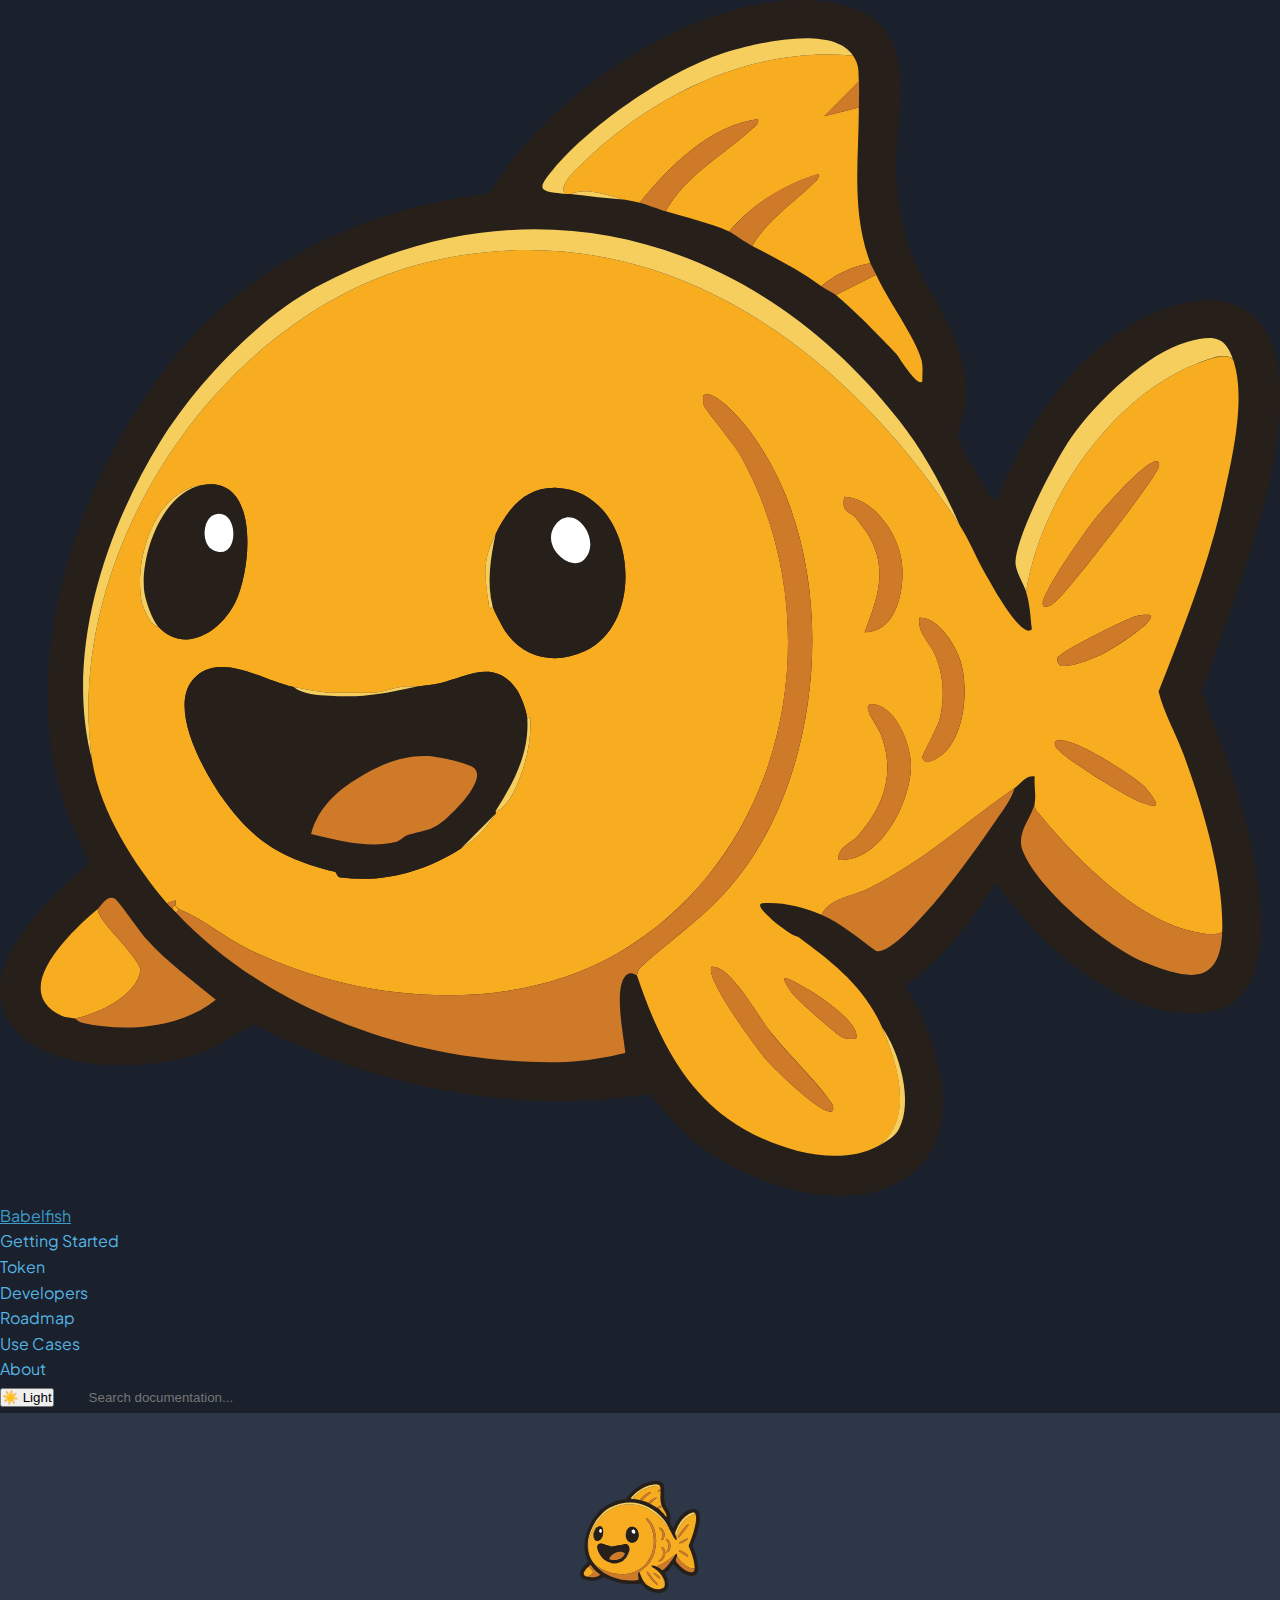
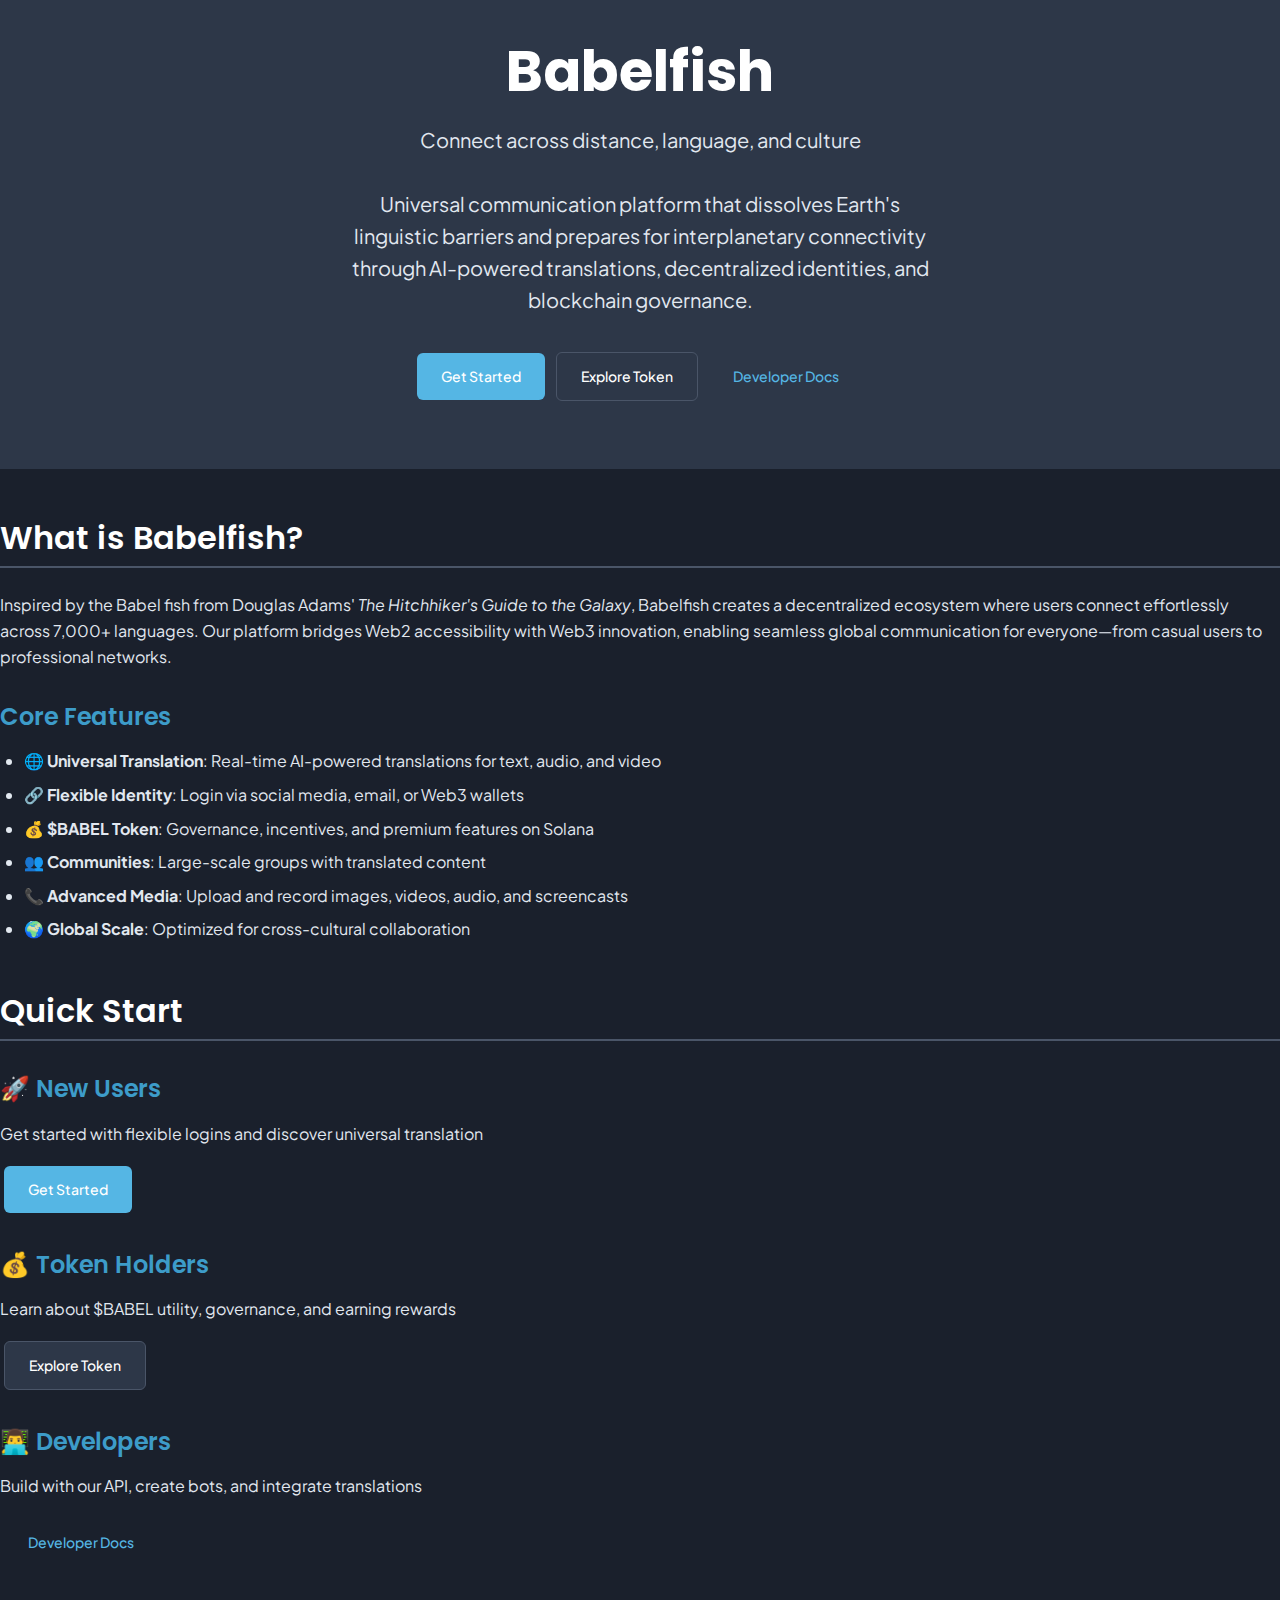
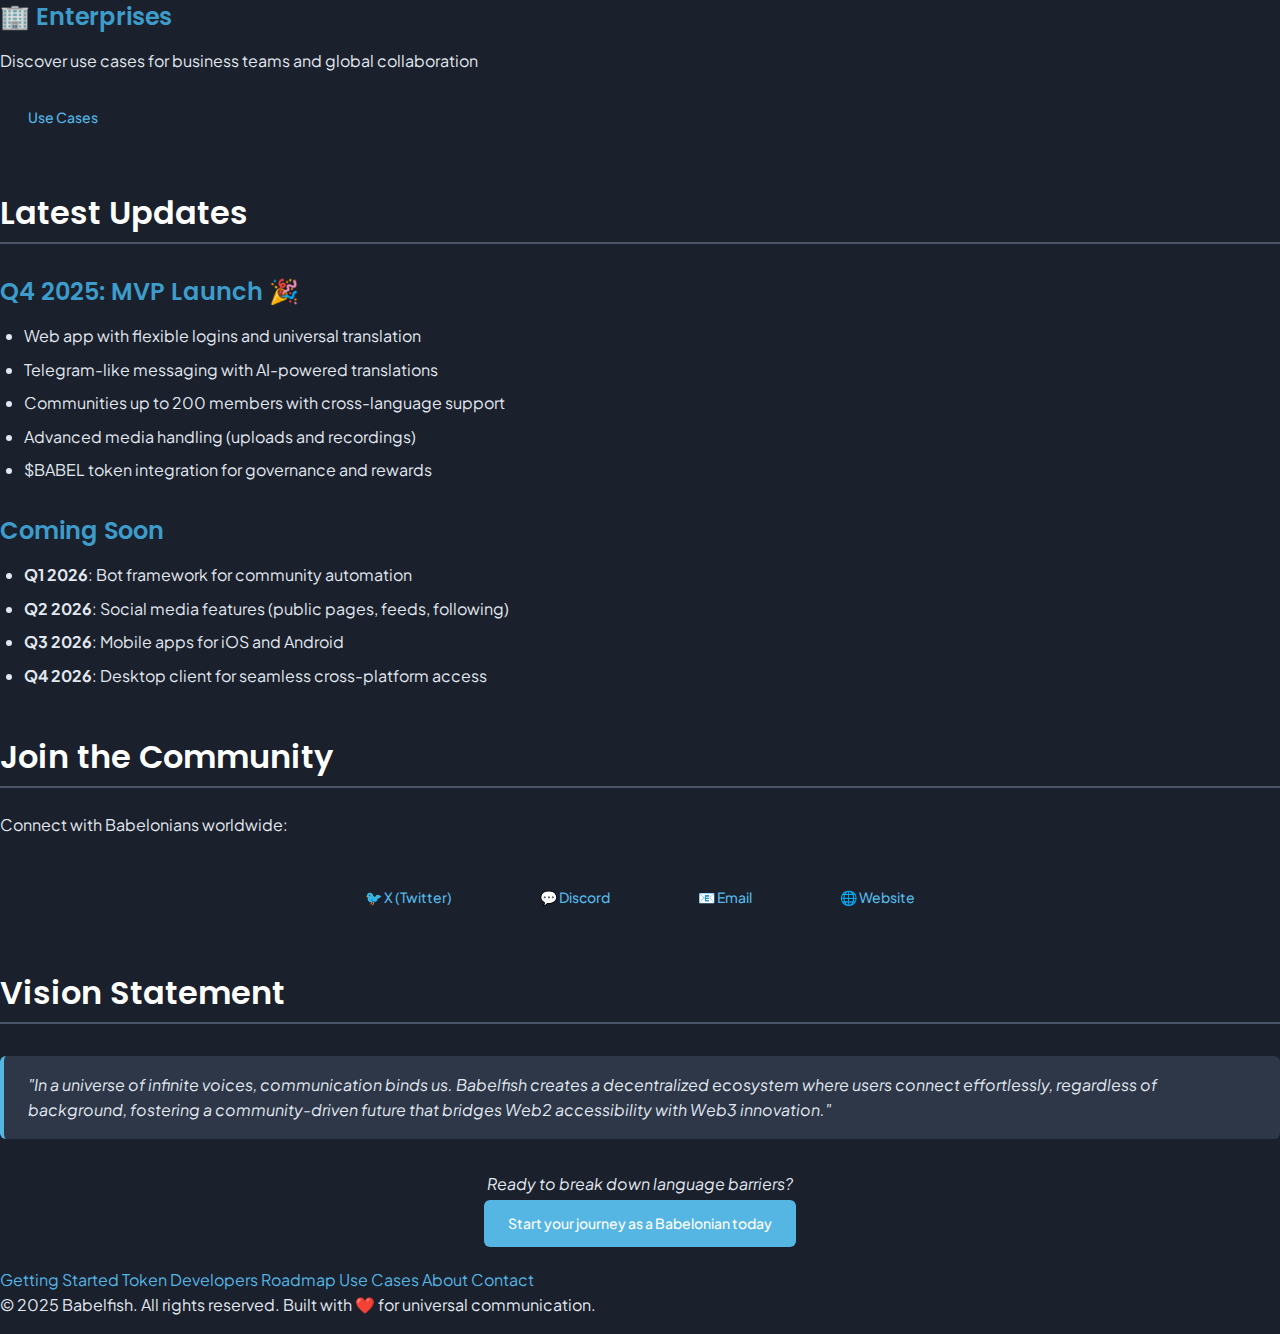
<file: index.html>
<!DOCTYPE html>
<html lang="en" data-theme="dark">
<head>
    <meta charset="UTF-8">
    <meta name="viewport" content="width=device-width, initial-scale=1.0">
    <title>Babelfish Documentation - Universal Communication Platform</title>
    <meta name="description" content="Documentation for Babelfish - the Web3 communication platform that dissolves language barriers through AI-powered translation and blockchain governance.">
    <meta name="keywords" content="Babelfish, Web3, translation, AI, Solana, BABEL token, universal communication">
    
    <!-- Open Graph / Facebook -->
    <meta property="og:type" content="website">
    <meta property="og:url" content="https://docs.babelfish.app/">
    <meta property="og:title" content="Babelfish Documentation - Universal Communication Platform">
    <meta property="og:description" content="Documentation for Babelfish - the Web3 communication platform that dissolves language barriers through AI-powered translation and blockchain governance.">
    <meta property="og:image" content="https://docs.babelfish.app/assets/img/og-image.jpg">

    <!-- Twitter -->
    <meta property="twitter:card" content="summary_large_image">
    <meta property="twitter:url" content="https://docs.babelfish.app/">
    <meta property="twitter:title" content="Babelfish Documentation - Universal Communication Platform">
    <meta property="twitter:description" content="Documentation for Babelfish - the Web3 communication platform that dissolves language barriers through AI-powered translation and blockchain governance.">
    <meta property="twitter:image" content="https://docs.babelfish.app/assets/img/og-image.jpg">

    <!-- Favicon -->
    <link rel="icon" type="image/x-icon" href="/assets/img/favicon.ico">
    
    <!-- Styles -->
    <link rel="stylesheet" href="assets/css/style.css">
    
    <!-- Fonts -->
    <link rel="preconnect" href="https://fonts.googleapis.com">
    <link rel="preconnect" href="https://fonts.gstatic.com" crossorigin>
</head>
<body>
    <!-- Navigation -->
    <nav class="navbar">
        <div class="nav-container">
            <a href="/" class="nav-logo">
                <img src="assets/babelfish.svg" alt="Babelfish Logo">
                Babelfish
            </a>
            <ul class="nav-links">
                <li><a href="getting-started/overview">Getting Started</a></li>
                <li><a href="token/overview">Token</a></li>
                <li><a href="developers/api">Developers</a></li>
                <li><a href="roadmap/overview">Roadmap</a></li>
                <li><a href="use-cases/business">Use Cases</a></li>
                <li><a href="about/mission">About</a></li>
            </ul>
            <button class="theme-toggle">🌙 Dark</button>
        </div>
    </nav>

    <!-- Hero Section -->
    <section class="hero">
        <div class="hero-content">
            <img src="assets/babelfish.svg" alt="Babelfish Logo" class="hero-logo">
            <h1>Babelfish</h1>
            <p>Connect across distance, language, and culture</p>
            <p>Universal communication platform that dissolves Earth's linguistic barriers and prepares for interplanetary connectivity through AI-powered translations, decentralized identities, and blockchain governance.</p>
            
            <div style="margin-top: 2rem;">
                <a href="getting-started/overview" class="btn btn-primary">Get Started</a>
                <a href="token/overview" class="btn btn-secondary">Explore Token</a>
                <a href="developers/api" class="btn btn-accent">Developer Docs</a>
            </div>
        </div>
    </section>

    <!-- Main Content -->
    <main class="container">
        <!-- What is Babelfish Section -->
        <section class="section">
            <div class="content">
                <h2>What is Babelfish?</h2>
                <p>Inspired by the Babel fish from Douglas Adams' <em>The Hitchhiker's Guide to the Galaxy</em>, Babelfish creates a decentralized ecosystem where users connect effortlessly across 7,000+ languages. Our platform bridges Web2 accessibility with Web3 innovation, enabling seamless global communication for everyone—from casual users to professional networks.</p>
                
                <h3>Core Features</h3>
                <ul>
                    <li><strong>🌐 Universal Translation</strong>: Real-time AI-powered translations for text, audio, and video</li>
                    <li><strong>🔗 Flexible Identity</strong>: Login via social media, email, or Web3 wallets</li>
                    <li><strong>💰 $BABEL Token</strong>: Governance, incentives, and premium features on Solana</li>
                    <li><strong>👥 Communities</strong>: Large-scale groups with translated content</li>
                    <li><strong>📞 Advanced Media</strong>: Upload and record images, videos, audio, and screencasts</li>
                    <li><strong>🌍 Global Scale</strong>: Optimized for cross-cultural collaboration</li>
                </ul>
            </div>
        </section>

        <!-- Quick Start Grid -->
        <section class="section">
            <div class="content">
                <h2>Quick Start</h2>
                <div class="quick-start-grid">
                    <div class="quick-start-card">
                        <h3>🚀 New Users</h3>
                        <p>Get started with flexible logins and discover universal translation</p>
                        <a href="getting-started/overview" class="btn btn-primary">Get Started</a>
                    </div>
                    
                    <div class="quick-start-card">
                        <h3>💰 Token Holders</h3>
                        <p>Learn about $BABEL utility, governance, and earning rewards</p>
                        <a href="token/overview" class="btn btn-secondary">Explore Token</a>
                    </div>
                    
                    <div class="quick-start-card">
                        <h3>👨‍💻 Developers</h3>
                        <p>Build with our API, create bots, and integrate translations</p>
                        <a href="developers/api" class="btn btn-accent">Developer Docs</a>
                    </div>
                    
                    <div class="quick-start-card">
                        <h3>🏢 Enterprises</h3>
                        <p>Discover use cases for business teams and global collaboration</p>
                        <a href="use-cases/business" class="btn btn-outline">Use Cases</a>
                    </div>
                </div>
            </div>
        </section>

        <!-- Latest Updates Section -->
        <section class="section">
            <div class="content">
                <h2>Latest Updates</h2>
                
                <div class="section-alt">
                    <h3>Q4 2025: MVP Launch 🎉</h3>
                    <ul>
                        <li>Web app with flexible logins and universal translation</li>
                        <li>Telegram-like messaging with AI-powered translations</li>
                        <li>Communities up to 200 members with cross-language support</li>
                        <li>Advanced media handling (uploads and recordings)</li>
                        <li>$BABEL token integration for governance and rewards</li>
                    </ul>
                </div>

                <div class="section-alt">
                    <h3>Coming Soon</h3>
                    <ul>
                        <li><strong>Q1 2026</strong>: Bot framework for community automation</li>
                        <li><strong>Q2 2026</strong>: Social media features (public pages, feeds, following)</li>
                        <li><strong>Q3 2026</strong>: Mobile apps for iOS and Android</li>
                        <li><strong>Q4 2026</strong>: Desktop client for seamless cross-platform access</li>
                    </ul>
                </div>
            </div>
        </section>

        <!-- Community Section -->
        <section class="section">
            <div class="content">
                <h2>Join the Community</h2>
                <p>Connect with Babelonians worldwide:</p>
                
                <div style="display: flex; gap: 2rem; justify-content: center; margin: 2rem 0;">
                    <a href="https://x.com/BabelfishApp" class="btn btn-outline">🐦 X (Twitter)</a>
                    <a href="https://discord.gg/babelfish" class="btn btn-outline">💬 Discord</a>
                    <a href="mailto:hello@babelfish.app" class="btn btn-outline">📧 Email</a>
                    <a href="https://babelfish.app" class="btn btn-outline">🌐 Website</a>
                </div>
            </div>
        </section>

        <!-- Vision Statement -->
        <section class="section">
            <div class="content">
                <div class="section-alt">
                    <h2>Vision Statement</h2>
                    <blockquote>
                        "In a universe of infinite voices, communication binds us. Babelfish creates a decentralized ecosystem where users connect effortlessly, regardless of background, fostering a community-driven future that bridges Web2 accessibility with Web3 innovation."
                    </blockquote>
                    <p style="text-align: center; margin-top: 2rem;">
                        <em>Ready to break down language barriers?</em>
                        <br>
                        <a href="getting-started/signup" class="btn btn-primary">Start your journey as a Babelonian today</a>
                    </p>
                </div>
            </div>
        </section>
    </main>

    <!-- Footer -->
    <footer class="footer">
        <div class="footer-content">
            <div class="footer-links">
                <a href="getting-started/overview">Getting Started</a>
                <a href="token/overview">Token</a>
                <a href="developers/api">Developers</a>
                <a href="roadmap/overview">Roadmap</a>
                <a href="use-cases/business">Use Cases</a>
                <a href="about/mission">About</a>
                <a href="about/contact">Contact</a>
            </div>
            <p>&copy; 2025 Babelfish. All rights reserved. Built with ❤️ for universal communication.</p>
        </div>
    </footer>

    <!-- Scripts -->
    <script src="assets/js/theme.js"></script>
</body>
</html>
</file>
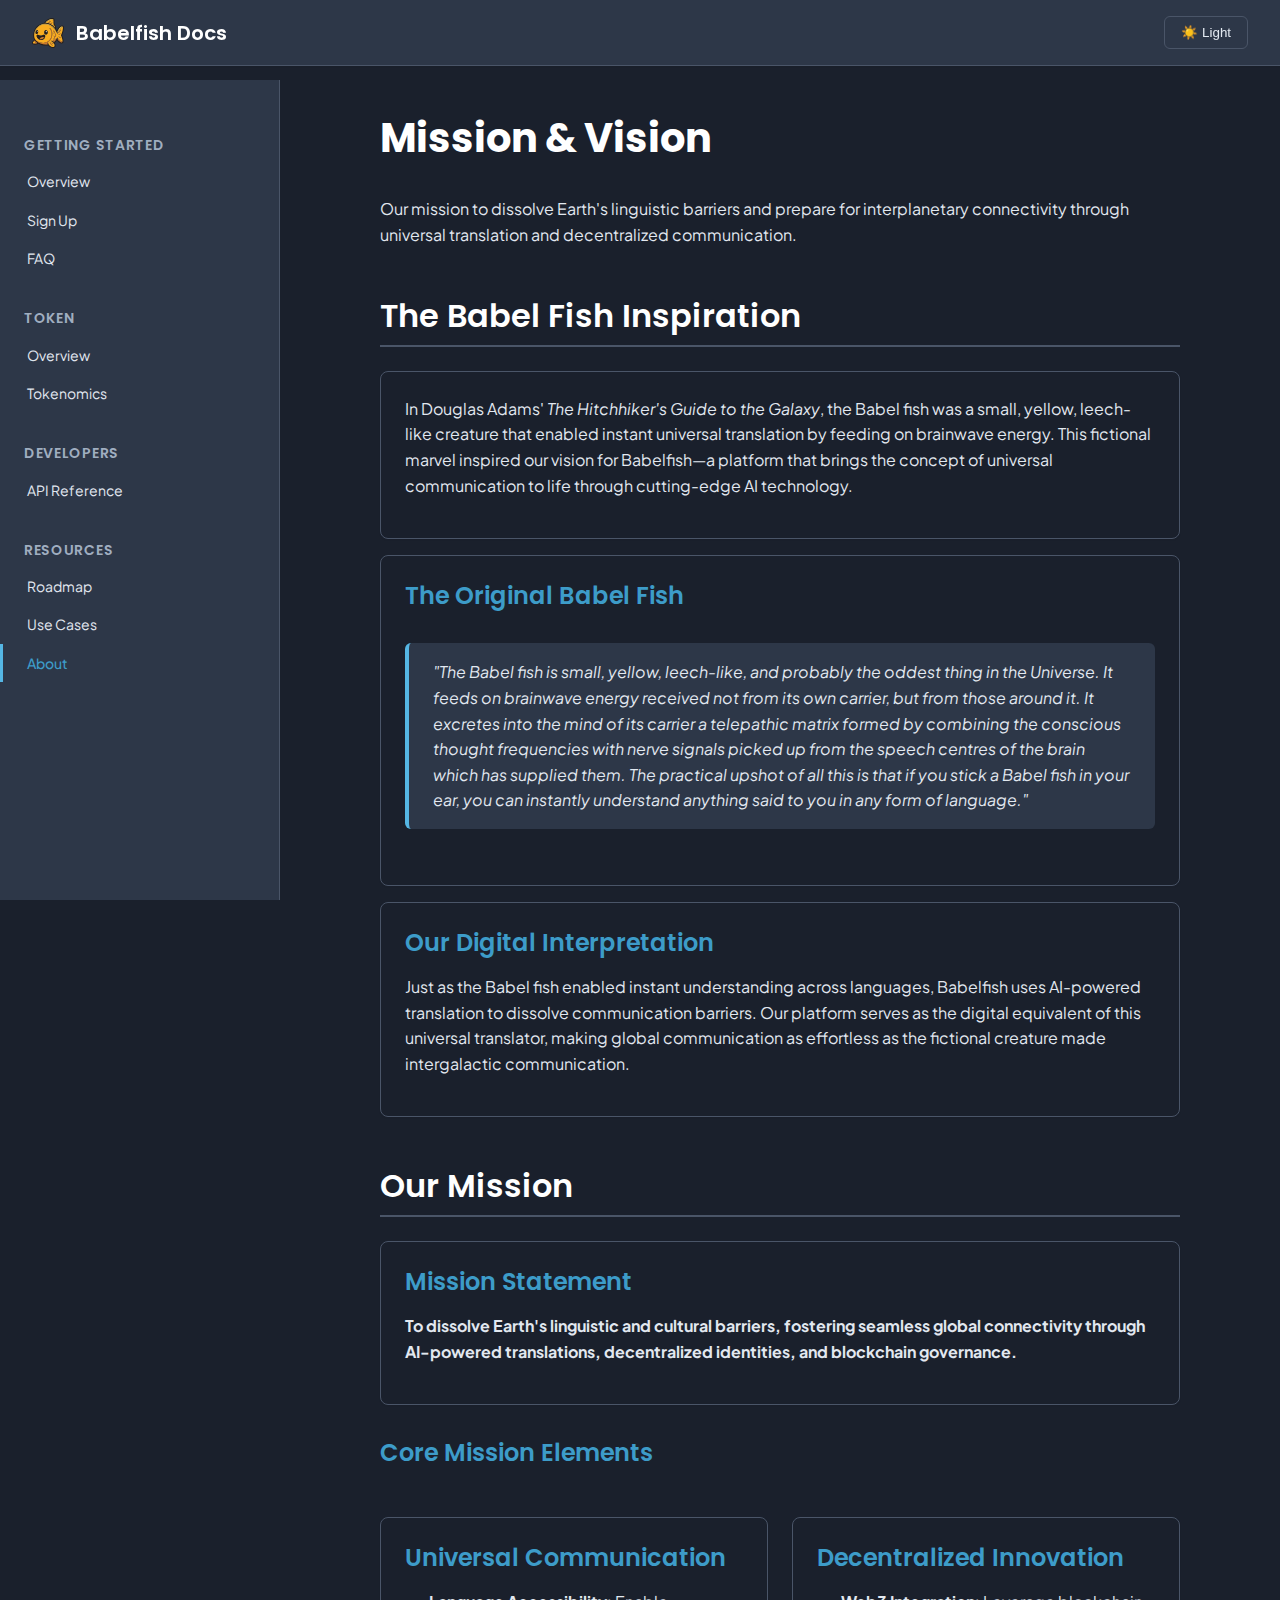
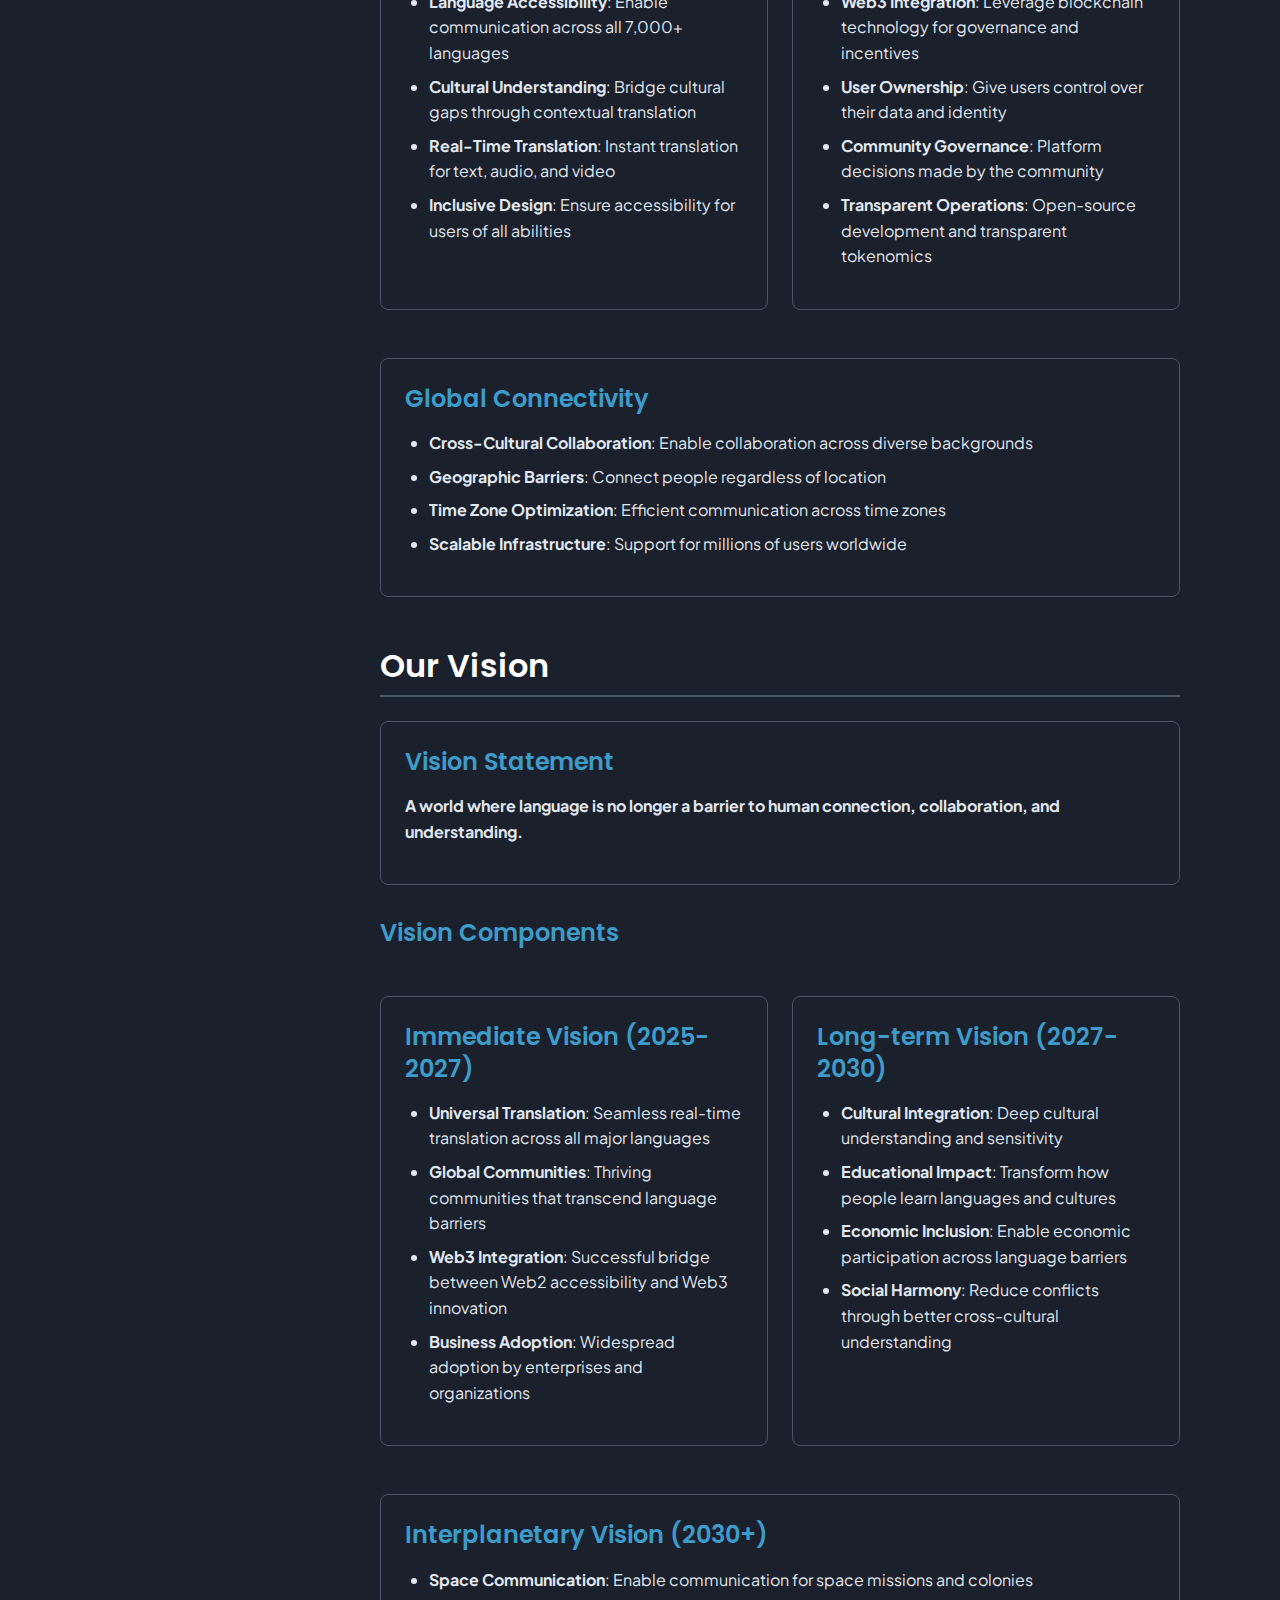
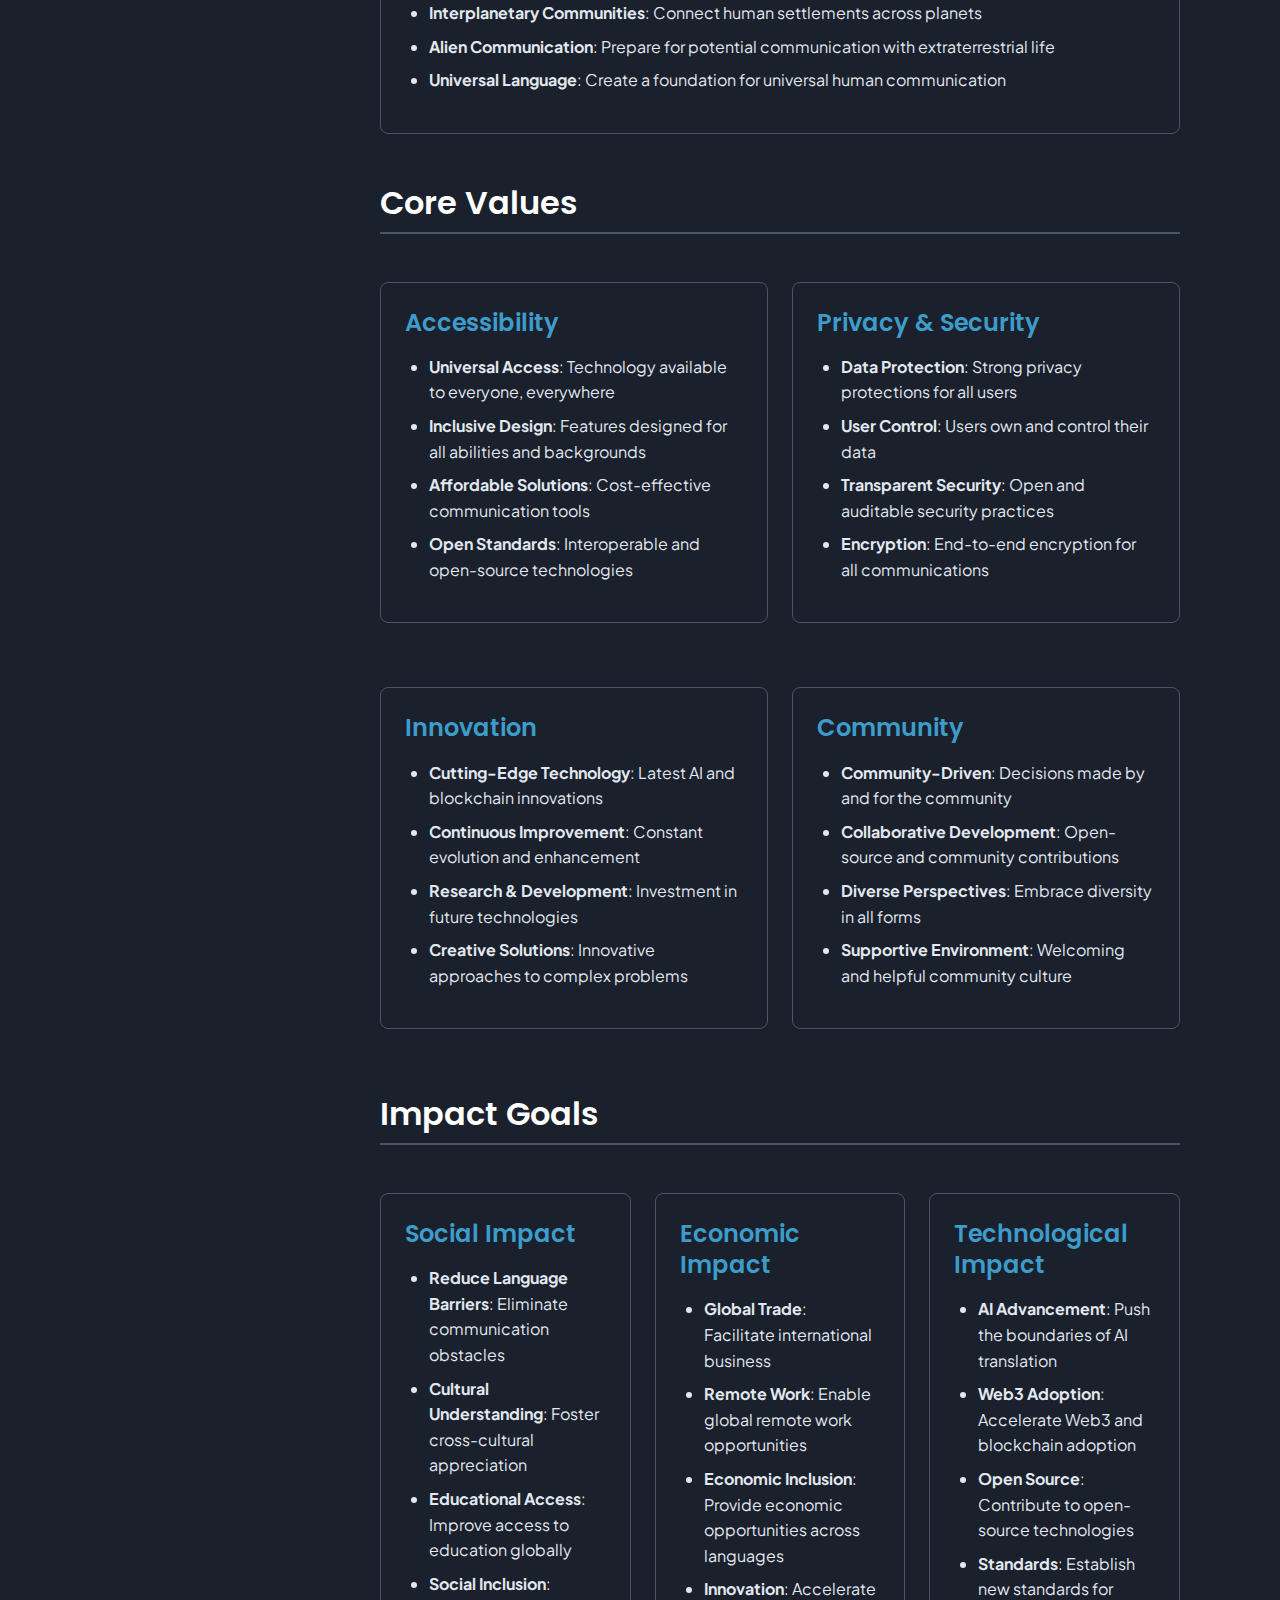
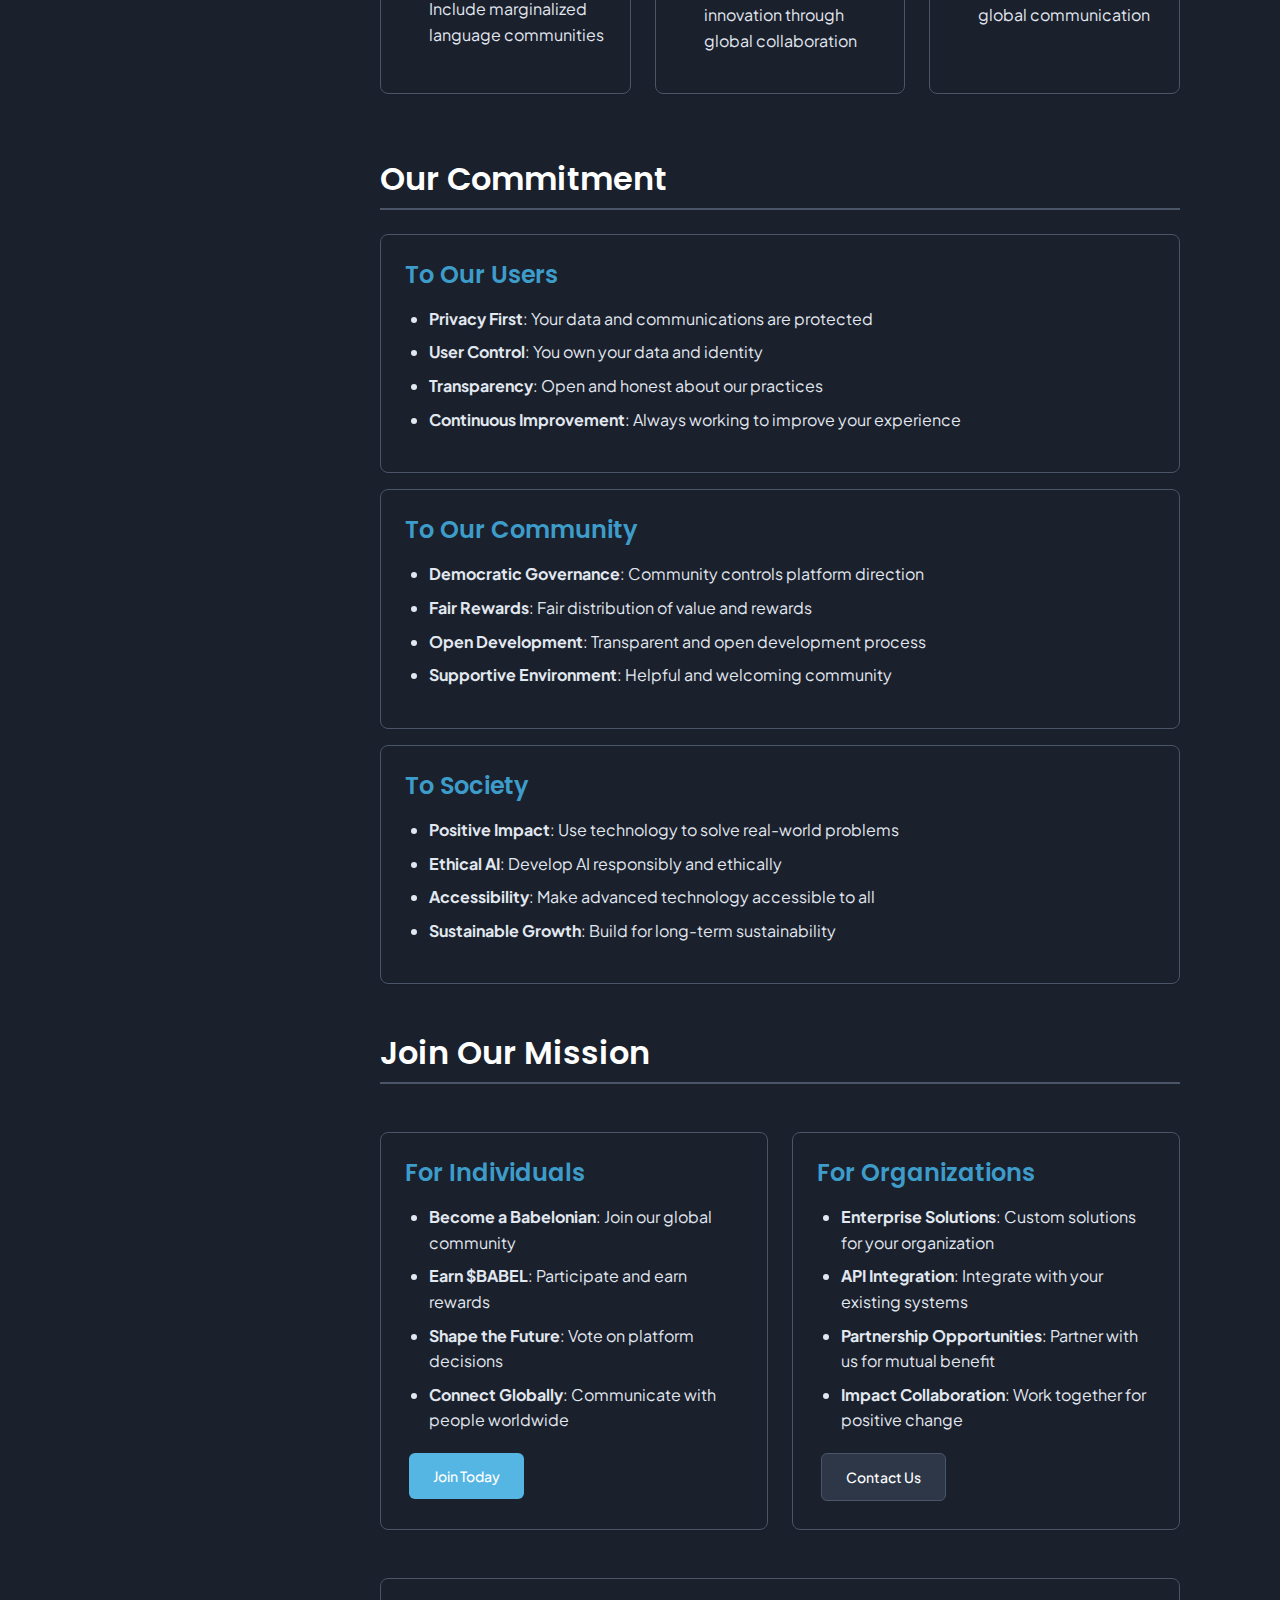
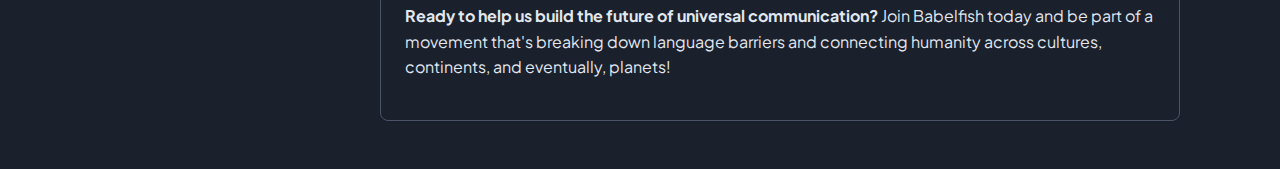
<file: about/mission.html>
<!DOCTYPE html>
<html lang="en" data-theme="light">
<head>
    <meta charset="UTF-8">
    <meta name="viewport" content="width=device-width, initial-scale=1.0">
    <title>Mission & Vision - Babelfish Documentation</title>
    <meta name="description" content="Our mission to dissolve Earth's linguistic barriers and prepare for interplanetary connectivity.">
    
    <!-- Styles -->
    <link rel="stylesheet" href="../assets/css/style.css">
    
    <!-- Fonts -->
    <link rel="preconnect" href="https://fonts.googleapis.com">
    <link rel="preconnect" href="https://fonts.gstatic.com" crossorigin>
</head>
<body>
    <div class="docs-layout">
        <!-- Header -->
        <header class="docs-header">
            <button class="mobile-menu-btn">☰</button>
            <a href="../index.html" class="logo">
                <img src="../assets/babelfish.svg" alt="Babelfish Logo">
                Babelfish Docs
            </a>
            <button class="theme-toggle">🌙 Dark</button>
        </header>

        <!-- Sidebar -->
        <nav class="docs-sidebar">
            <h3>Getting Started</h3>
            <ul>
                <li><a href="../getting-started/overview.html">Overview</a></li>
                <li><a href="../getting-started/signup.html">Sign Up</a></li>
                <li><a href="../getting-started/faq.html">FAQ</a></li>
            </ul>

            <h3>Token</h3>
            <ul>
                <li><a href="../token/overview.html">Overview</a></li>
                <li><a href="../token/tokenomics.html">Tokenomics</a></li>
            </ul>

            <h3>Developers</h3>
            <ul>
                <li><a href="../developers/api.html">API Reference</a></li>
            </ul>

            <h3>Resources</h3>
            <ul>
                <li><a href="../roadmap/overview.html">Roadmap</a></li>
                <li><a href="../use-cases/business.html">Use Cases</a></li>
                <li><a href="mission.html" class="active">About</a></li>
            </ul>
        </nav>

        <!-- Main Content -->
        <main class="docs-main">
            <div class="docs-content">
                <div class="content">
                    <h1>Mission & Vision</h1>
                    
                    <p>Our mission to dissolve Earth's linguistic barriers and prepare for interplanetary connectivity through universal translation and decentralized communication.</p>

                    <h2>The Babel Fish Inspiration</h2>

                    <div class="card">
                        <p>In Douglas Adams' <em>The Hitchhiker's Guide to the Galaxy</em>, the Babel fish was a small, yellow, leech-like creature that enabled instant universal translation by feeding on brainwave energy. This fictional marvel inspired our vision for Babelfish—a platform that brings the concept of universal communication to life through cutting-edge AI technology.</p>
                    </div>

                    <div class="card">
                        <h3>The Original Babel Fish</h3>
                        <blockquote>
                            "The Babel fish is small, yellow, leech-like, and probably the oddest thing in the Universe. It feeds on brainwave energy received not from its own carrier, but from those around it. It excretes into the mind of its carrier a telepathic matrix formed by combining the conscious thought frequencies with nerve signals picked up from the speech centres of the brain which has supplied them. The practical upshot of all this is that if you stick a Babel fish in your ear, you can instantly understand anything said to you in any form of language."
                        </blockquote>
                    </div>

                    <div class="card">
                        <h3>Our Digital Interpretation</h3>
                        <p>Just as the Babel fish enabled instant understanding across languages, Babelfish uses AI-powered translation to dissolve communication barriers. Our platform serves as the digital equivalent of this universal translator, making global communication as effortless as the fictional creature made intergalactic communication.</p>
                    </div>

                    <h2>Our Mission</h2>

                    <div class="card">
                        <h3>Mission Statement</h3>
                        <p><strong>To dissolve Earth's linguistic and cultural barriers, fostering seamless global connectivity through AI-powered translations, decentralized identities, and blockchain governance.</strong></p>
                    </div>

                    <h3>Core Mission Elements</h3>

                    <div class="grid grid-2">
                        <div class="card">
                            <h3>Universal Communication</h3>
                            <ul>
                                <li><strong>Language Accessibility</strong>: Enable communication across all 7,000+ languages</li>
                                <li><strong>Cultural Understanding</strong>: Bridge cultural gaps through contextual translation</li>
                                <li><strong>Real-Time Translation</strong>: Instant translation for text, audio, and video</li>
                                <li><strong>Inclusive Design</strong>: Ensure accessibility for users of all abilities</li>
                            </ul>
                        </div>

                        <div class="card">
                            <h3>Decentralized Innovation</h3>
                            <ul>
                                <li><strong>Web3 Integration</strong>: Leverage blockchain technology for governance and incentives</li>
                                <li><strong>User Ownership</strong>: Give users control over their data and identity</li>
                                <li><strong>Community Governance</strong>: Platform decisions made by the community</li>
                                <li><strong>Transparent Operations</strong>: Open-source development and transparent tokenomics</li>
                            </ul>
                        </div>
                    </div>

                    <div class="card">
                        <h3>Global Connectivity</h3>
                        <ul>
                            <li><strong>Cross-Cultural Collaboration</strong>: Enable collaboration across diverse backgrounds</li>
                            <li><strong>Geographic Barriers</strong>: Connect people regardless of location</li>
                            <li><strong>Time Zone Optimization</strong>: Efficient communication across time zones</li>
                            <li><strong>Scalable Infrastructure</strong>: Support for millions of users worldwide</li>
                        </ul>
                    </div>

                    <h2>Our Vision</h2>

                    <div class="card">
                        <h3>Vision Statement</h3>
                        <p><strong>A world where language is no longer a barrier to human connection, collaboration, and understanding.</strong></p>
                    </div>

                    <h3>Vision Components</h3>

                    <div class="grid grid-2">
                        <div class="card">
                            <h3>Immediate Vision (2025-2027)</h3>
                            <ul>
                                <li><strong>Universal Translation</strong>: Seamless real-time translation across all major languages</li>
                                <li><strong>Global Communities</strong>: Thriving communities that transcend language barriers</li>
                                <li><strong>Web3 Integration</strong>: Successful bridge between Web2 accessibility and Web3 innovation</li>
                                <li><strong>Business Adoption</strong>: Widespread adoption by enterprises and organizations</li>
                            </ul>
                        </div>

                        <div class="card">
                            <h3>Long-term Vision (2027-2030)</h3>
                            <ul>
                                <li><strong>Cultural Integration</strong>: Deep cultural understanding and sensitivity</li>
                                <li><strong>Educational Impact</strong>: Transform how people learn languages and cultures</li>
                                <li><strong>Economic Inclusion</strong>: Enable economic participation across language barriers</li>
                                <li><strong>Social Harmony</strong>: Reduce conflicts through better cross-cultural understanding</li>
                            </ul>
                        </div>
                    </div>

                    <div class="card">
                        <h3>Interplanetary Vision (2030+)</h3>
                        <ul>
                            <li><strong>Space Communication</strong>: Enable communication for space missions and colonies</li>
                            <li><strong>Interplanetary Communities</strong>: Connect human settlements across planets</li>
                            <li><strong>Alien Communication</strong>: Prepare for potential communication with extraterrestrial life</li>
                            <li><strong>Universal Language</strong>: Create a foundation for universal human communication</li>
                        </ul>
                    </div>

                    <h2>Core Values</h2>

                    <div class="grid grid-2">
                        <div class="card">
                            <h3>Accessibility</h3>
                            <ul>
                                <li><strong>Universal Access</strong>: Technology available to everyone, everywhere</li>
                                <li><strong>Inclusive Design</strong>: Features designed for all abilities and backgrounds</li>
                                <li><strong>Affordable Solutions</strong>: Cost-effective communication tools</li>
                                <li><strong>Open Standards</strong>: Interoperable and open-source technologies</li>
                            </ul>
                        </div>

                        <div class="card">
                            <h3>Privacy & Security</h3>
                            <ul>
                                <li><strong>Data Protection</strong>: Strong privacy protections for all users</li>
                                <li><strong>User Control</strong>: Users own and control their data</li>
                                <li><strong>Transparent Security</strong>: Open and auditable security practices</li>
                                <li><strong>Encryption</strong>: End-to-end encryption for all communications</li>
                            </ul>
                        </div>
                    </div>

                    <div class="grid grid-2">
                        <div class="card">
                            <h3>Innovation</h3>
                            <ul>
                                <li><strong>Cutting-Edge Technology</strong>: Latest AI and blockchain innovations</li>
                                <li><strong>Continuous Improvement</strong>: Constant evolution and enhancement</li>
                                <li><strong>Research & Development</strong>: Investment in future technologies</li>
                                <li><strong>Creative Solutions</strong>: Innovative approaches to complex problems</li>
                            </ul>
                        </div>

                        <div class="card">
                            <h3>Community</h3>
                            <ul>
                                <li><strong>Community-Driven</strong>: Decisions made by and for the community</li>
                                <li><strong>Collaborative Development</strong>: Open-source and community contributions</li>
                                <li><strong>Diverse Perspectives</strong>: Embrace diversity in all forms</li>
                                <li><strong>Supportive Environment</strong>: Welcoming and helpful community culture</li>
                            </ul>
                        </div>
                    </div>

                    <h2>Impact Goals</h2>

                    <div class="grid grid-3">
                        <div class="card">
                            <h3>Social Impact</h3>
                            <ul>
                                <li><strong>Reduce Language Barriers</strong>: Eliminate communication obstacles</li>
                                <li><strong>Cultural Understanding</strong>: Foster cross-cultural appreciation</li>
                                <li><strong>Educational Access</strong>: Improve access to education globally</li>
                                <li><strong>Social Inclusion</strong>: Include marginalized language communities</li>
                            </ul>
                        </div>

                        <div class="card">
                            <h3>Economic Impact</h3>
                            <ul>
                                <li><strong>Global Trade</strong>: Facilitate international business</li>
                                <li><strong>Remote Work</strong>: Enable global remote work opportunities</li>
                                <li><strong>Economic Inclusion</strong>: Provide economic opportunities across languages</li>
                                <li><strong>Innovation</strong>: Accelerate innovation through global collaboration</li>
                            </ul>
                        </div>

                        <div class="card">
                            <h3>Technological Impact</h3>
                            <ul>
                                <li><strong>AI Advancement</strong>: Push the boundaries of AI translation</li>
                                <li><strong>Web3 Adoption</strong>: Accelerate Web3 and blockchain adoption</li>
                                <li><strong>Open Source</strong>: Contribute to open-source technologies</li>
                                <li><strong>Standards</strong>: Establish new standards for global communication</li>
                            </ul>
                        </div>
                    </div>

                    <h2>Our Commitment</h2>

                    <div class="card">
                        <h3>To Our Users</h3>
                        <ul>
                            <li><strong>Privacy First</strong>: Your data and communications are protected</li>
                            <li><strong>User Control</strong>: You own your data and identity</li>
                            <li><strong>Transparency</strong>: Open and honest about our practices</li>
                            <li><strong>Continuous Improvement</strong>: Always working to improve your experience</li>
                        </ul>
                    </div>

                    <div class="card">
                        <h3>To Our Community</h3>
                        <ul>
                            <li><strong>Democratic Governance</strong>: Community controls platform direction</li>
                            <li><strong>Fair Rewards</strong>: Fair distribution of value and rewards</li>
                            <li><strong>Open Development</strong>: Transparent and open development process</li>
                            <li><strong>Supportive Environment</strong>: Helpful and welcoming community</li>
                        </ul>
                    </div>

                    <div class="card">
                        <h3>To Society</h3>
                        <ul>
                            <li><strong>Positive Impact</strong>: Use technology to solve real-world problems</li>
                            <li><strong>Ethical AI</strong>: Develop AI responsibly and ethically</li>
                            <li><strong>Accessibility</strong>: Make advanced technology accessible to all</li>
                            <li><strong>Sustainable Growth</strong>: Build for long-term sustainability</li>
                        </ul>
                    </div>

                    <h2>Join Our Mission</h2>

                    <div class="grid grid-2">
                        <div class="card">
                            <h3>For Individuals</h3>
                            <ul>
                                <li><strong>Become a Babelonian</strong>: Join our global community</li>
                                <li><strong>Earn $BABEL</strong>: Participate and earn rewards</li>
                                <li><strong>Shape the Future</strong>: Vote on platform decisions</li>
                                <li><strong>Connect Globally</strong>: Communicate with people worldwide</li>
                            </ul>
                            <a href="../getting-started/signup.html" class="btn btn-primary">Join Today</a>
                        </div>

                        <div class="card">
                            <h3>For Organizations</h3>
                            <ul>
                                <li><strong>Enterprise Solutions</strong>: Custom solutions for your organization</li>
                                <li><strong>API Integration</strong>: Integrate with your existing systems</li>
                                <li><strong>Partnership Opportunities</strong>: Partner with us for mutual benefit</li>
                                <li><strong>Impact Collaboration</strong>: Work together for positive change</li>
                            </ul>
                            <a href="mailto:partnerships@babelfish.app" class="btn btn-secondary">Contact Us</a>
                        </div>
                    </div>

                    <div class="card">
                        <p><strong>Ready to help us build the future of universal communication?</strong> Join Babelfish today and be part of a movement that's breaking down language barriers and connecting humanity across cultures, continents, and eventually, planets!</p>
                    </div>
                </div>
            </div>
        </main>
    </div>

    <!-- Scripts -->
    <script src="../assets/js/theme.js"></script>
</body>
</html>
</file>
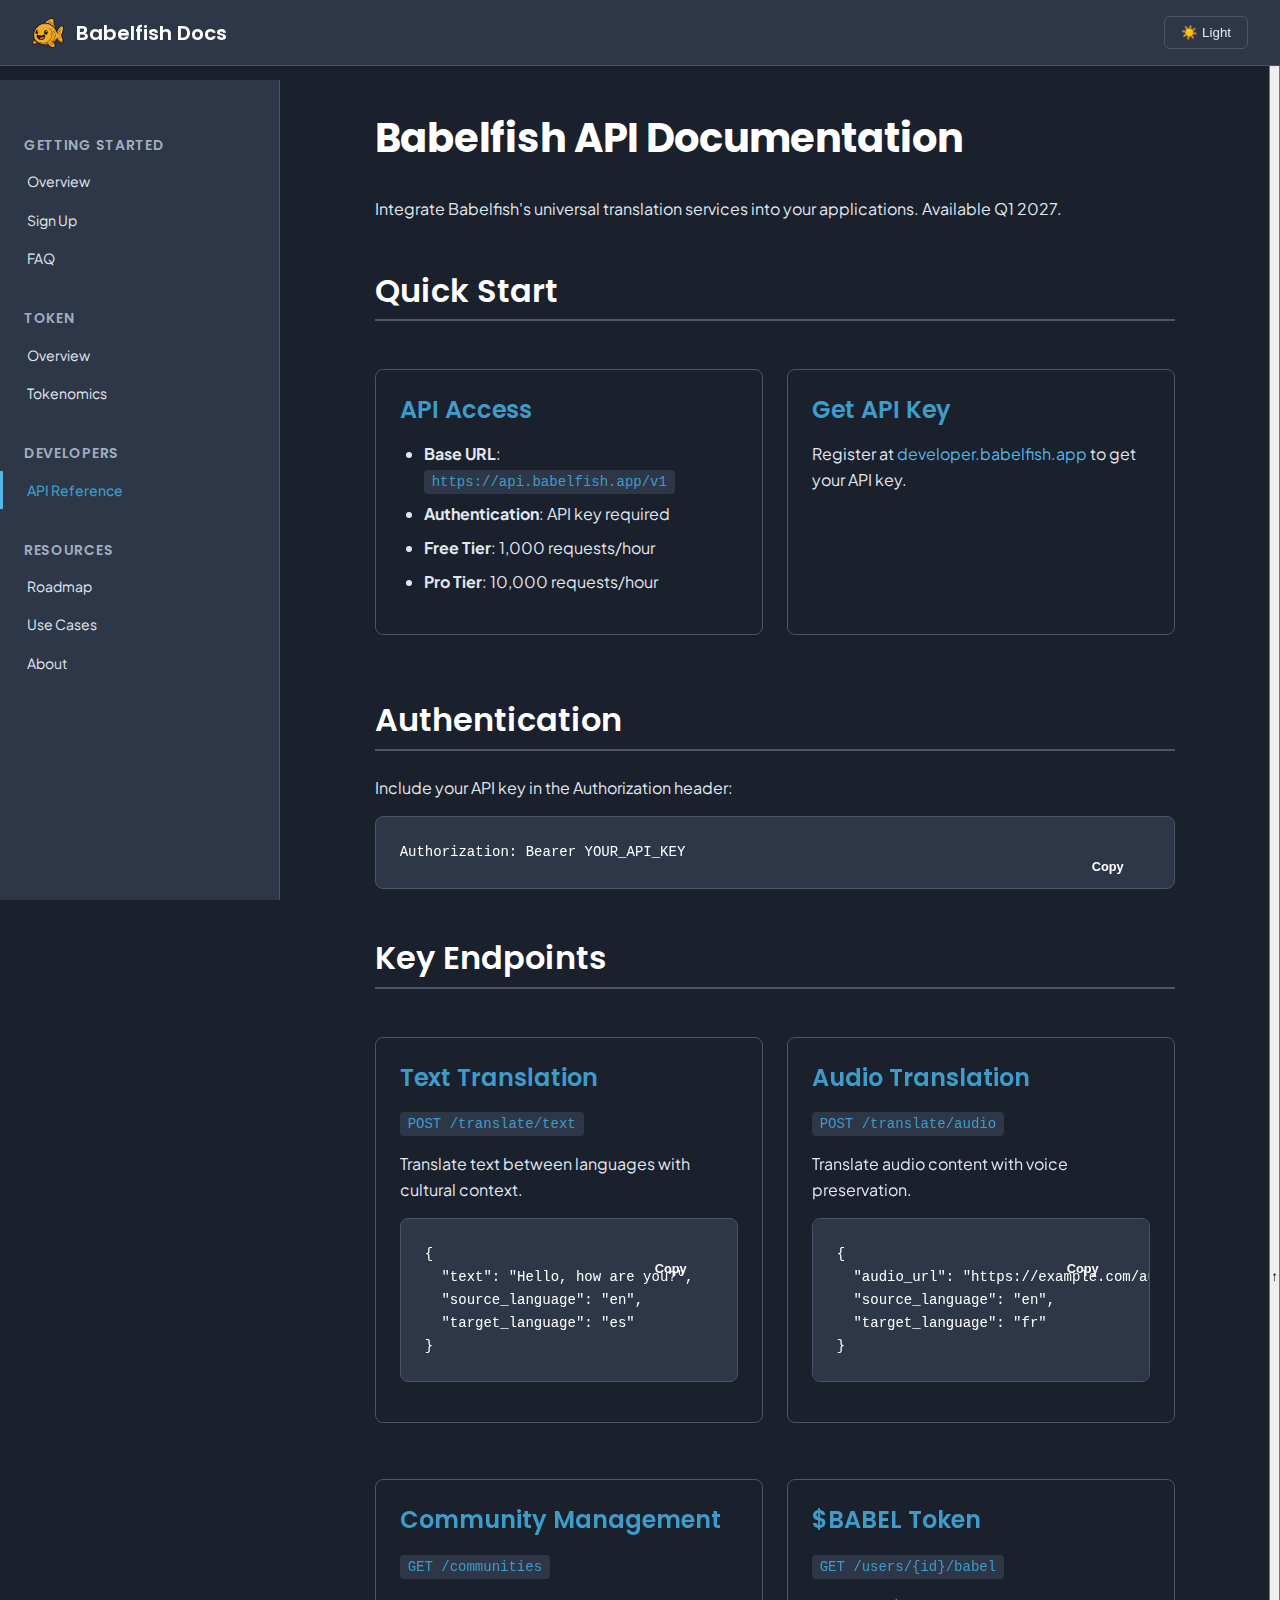
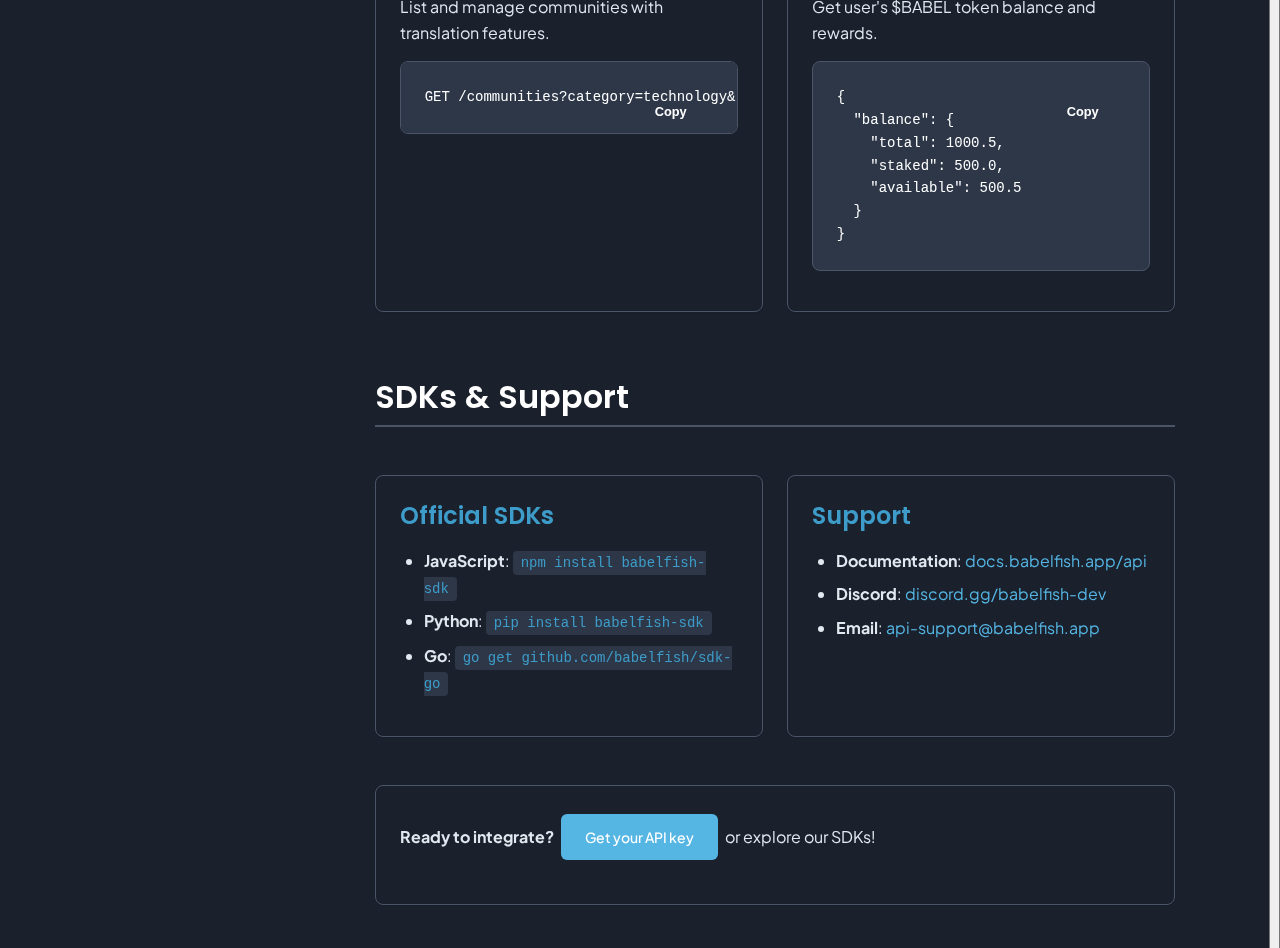
<file: developers/api.html>
<!DOCTYPE html>
<html lang="en" data-theme="light">
<head>
    <meta charset="UTF-8">
    <meta name="viewport" content="width=device-width, initial-scale=1.0">
    <title>API Reference - Babelfish Documentation</title>
    <meta name="description" content="Comprehensive API documentation for integrating Babelfish's universal translation services.">
    
    <!-- Styles -->
    <link rel="stylesheet" href="../assets/css/style.css">
    
    <!-- Fonts -->
    <link rel="preconnect" href="https://fonts.googleapis.com">
    <link rel="preconnect" href="https://fonts.gstatic.com" crossorigin>
</head>
<body>
    <div class="docs-layout">
        <!-- Header -->
        <header class="docs-header">
            <button class="mobile-menu-btn">☰</button>
            <a href="../index.html" class="logo">
                <img src="../assets/babelfish.svg" alt="Babelfish Logo">
                Babelfish Docs
            </a>
            <button class="theme-toggle">🌙 Dark</button>
        </header>

        <!-- Sidebar -->
        <nav class="docs-sidebar">
            <h3>Getting Started</h3>
            <ul>
                <li><a href="../getting-started/overview.html">Overview</a></li>
                <li><a href="../getting-started/signup.html">Sign Up</a></li>
                <li><a href="../getting-started/faq.html">FAQ</a></li>
            </ul>

            <h3>Token</h3>
            <ul>
                <li><a href="../token/overview.html">Overview</a></li>
                <li><a href="../token/tokenomics.html">Tokenomics</a></li>
            </ul>

            <h3>Developers</h3>
            <ul>
                <li><a href="api.html" class="active">API Reference</a></li>
            </ul>

            <h3>Resources</h3>
            <ul>
                <li><a href="../roadmap/overview.html">Roadmap</a></li>
                <li><a href="../use-cases/business.html">Use Cases</a></li>
                <li><a href="../about/mission.html">About</a></li>
            </ul>
        </nav>

        <!-- Main Content -->
        <main class="docs-main">
            <div class="docs-content">
                <div class="content">
                    <h1>Babelfish API Documentation</h1>
                    
                    <p>Integrate Babelfish's universal translation services into your applications. Available Q1 2027.</p>

                    <h2>Quick Start</h2>

                    <div class="grid grid-2">
                        <div class="card">
                            <h3>API Access</h3>
                            <ul>
                                <li><strong>Base URL</strong>: <code>https://api.babelfish.app/v1</code></li>
                                <li><strong>Authentication</strong>: API key required</li>
                                <li><strong>Free Tier</strong>: 1,000 requests/hour</li>
                                <li><strong>Pro Tier</strong>: 10,000 requests/hour</li>
                            </ul>
                        </div>

                        <div class="card">
                            <h3>Get API Key</h3>
                            <p>Register at <a href="https://developer.babelfish.app">developer.babelfish.app</a> to get your API key.</p>
                        </div>
                    </div>

                    <h2>Authentication</h2>

                    <p>Include your API key in the Authorization header:</p>
                    <pre><code>Authorization: Bearer YOUR_API_KEY</code></pre>

                    <h2>Key Endpoints</h2>

                    <div class="grid grid-2">
                        <div class="card">
                            <h3>Text Translation</h3>
                            <p><code>POST /translate/text</code></p>
                            <p>Translate text between languages with cultural context.</p>
                            <pre><code>{
  "text": "Hello, how are you?",
  "source_language": "en",
  "target_language": "es"
}</code></pre>
                        </div>

                        <div class="card">
                            <h3>Audio Translation</h3>
                            <p><code>POST /translate/audio</code></p>
                            <p>Translate audio content with voice preservation.</p>
                            <pre><code>{
  "audio_url": "https://example.com/audio.mp3",
  "source_language": "en",
  "target_language": "fr"
}</code></pre>
                        </div>

                        <div class="card">
                            <h3>Community Management</h3>
                            <p><code>GET /communities</code></p>
                            <p>List and manage communities with translation features.</p>
                            <pre><code>GET /communities?category=technology&limit=20</code></pre>
                        </div>

                        <div class="card">
                            <h3>$BABEL Token</h3>
                            <p><code>GET /users/{id}/babel</code></p>
                            <p>Get user's $BABEL token balance and rewards.</p>
                            <pre><code>{
  "balance": {
    "total": 1000.5,
    "staked": 500.0,
    "available": 500.5
  }
}</code></pre>
                        </div>
                    </div>

                    <h2>SDKs & Support</h2>

                    <div class="grid grid-2">
                        <div class="card">
                            <h3>Official SDKs</h3>
                            <ul>
                                <li><strong>JavaScript</strong>: <code>npm install babelfish-sdk</code></li>
                                <li><strong>Python</strong>: <code>pip install babelfish-sdk</code></li>
                                <li><strong>Go</strong>: <code>go get github.com/babelfish/sdk-go</code></li>
                            </ul>
                        </div>

                        <div class="card">
                            <h3>Support</h3>
                            <ul>
                                <li><strong>Documentation</strong>: <a href="https://docs.babelfish.app/api">docs.babelfish.app/api</a></li>
                                <li><strong>Discord</strong>: <a href="https://discord.gg/babelfish-dev">discord.gg/babelfish-dev</a></li>
                                <li><strong>Email</strong>: <a href="mailto:api-support@babelfish.app">api-support@babelfish.app</a></li>
                            </ul>
                        </div>
                    </div>

                    <div class="card">
                        <p><strong>Ready to integrate?</strong> <a href="https://developer.babelfish.app" class="btn btn-primary">Get your API key</a> or explore our SDKs!</p>
                    </div>

                </div>
            </div>
        </main>
        
        <!-- Back to Top Button -->
        <button class="back-to-top" aria-label="Back to top">↑</button>
    </div>

    <!-- Scripts -->
    <script src="../assets/js/theme.js"></script>
</body>
</html>
</file>
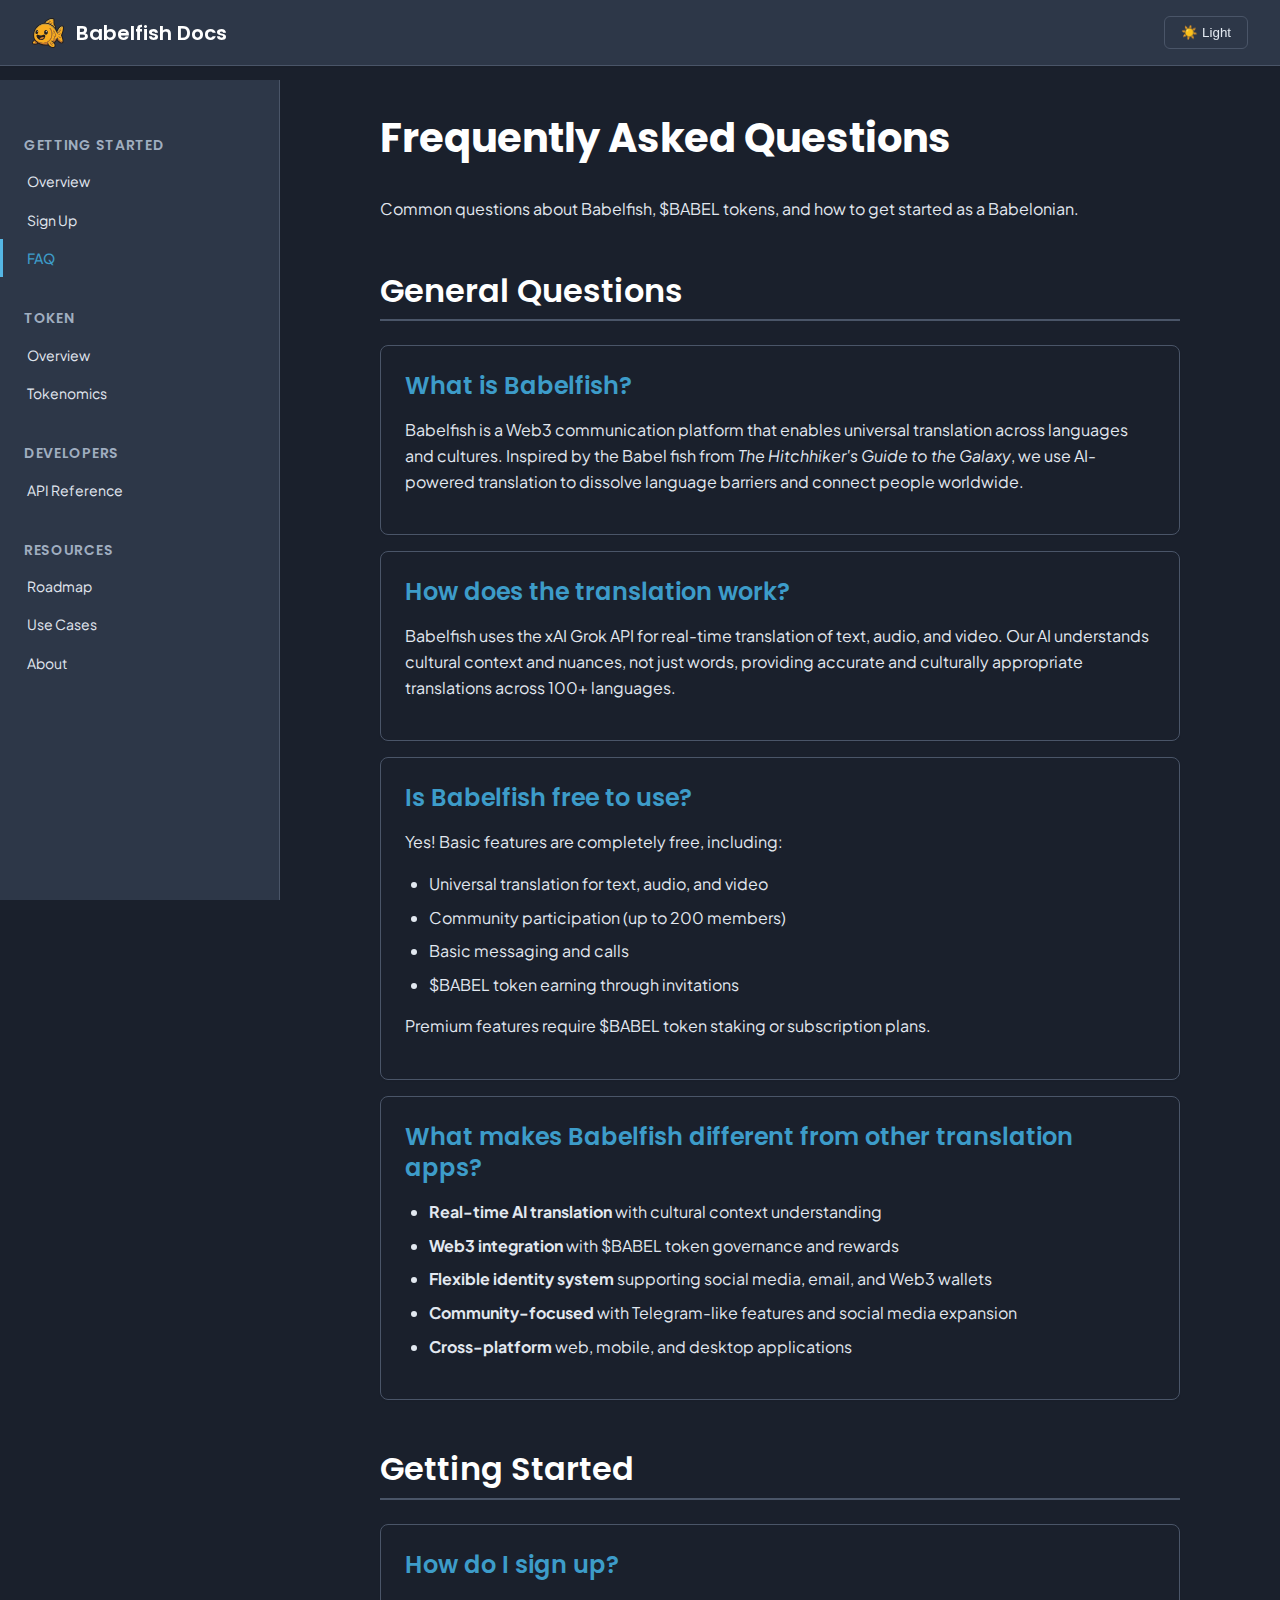
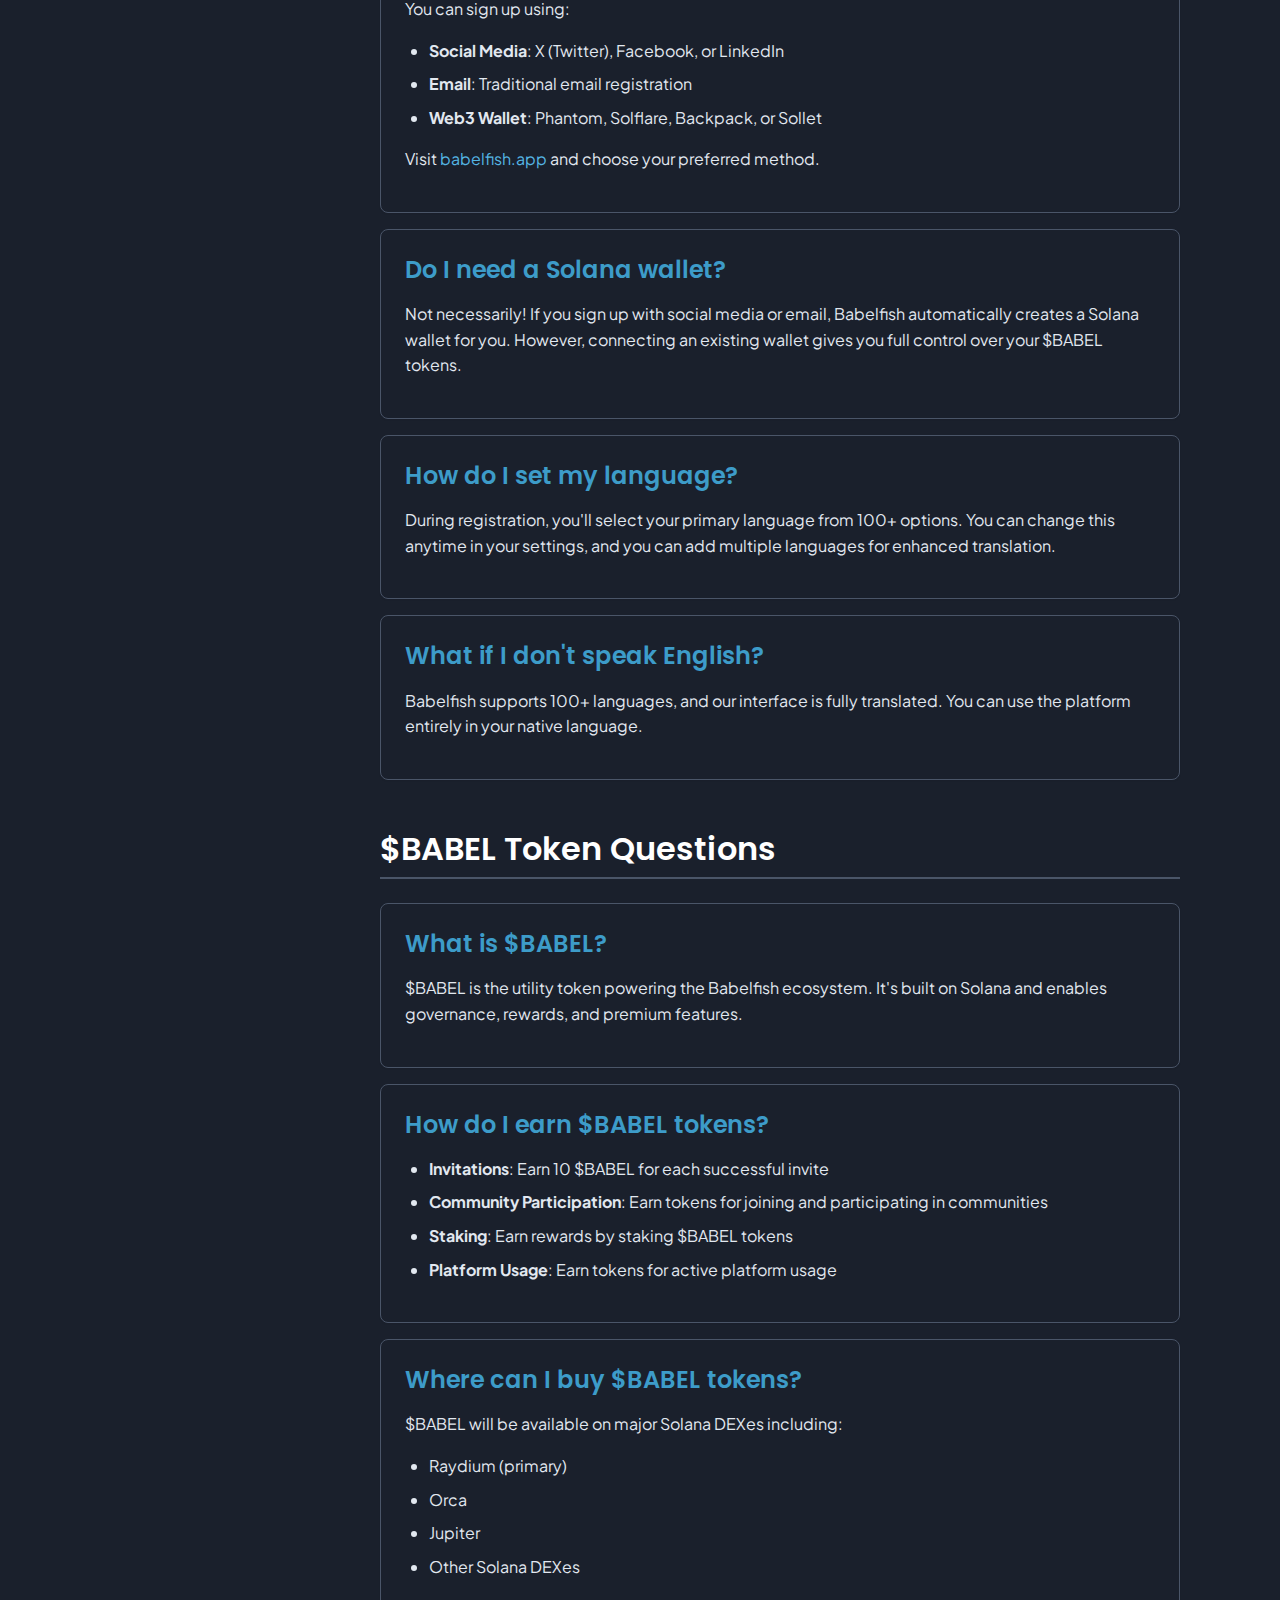
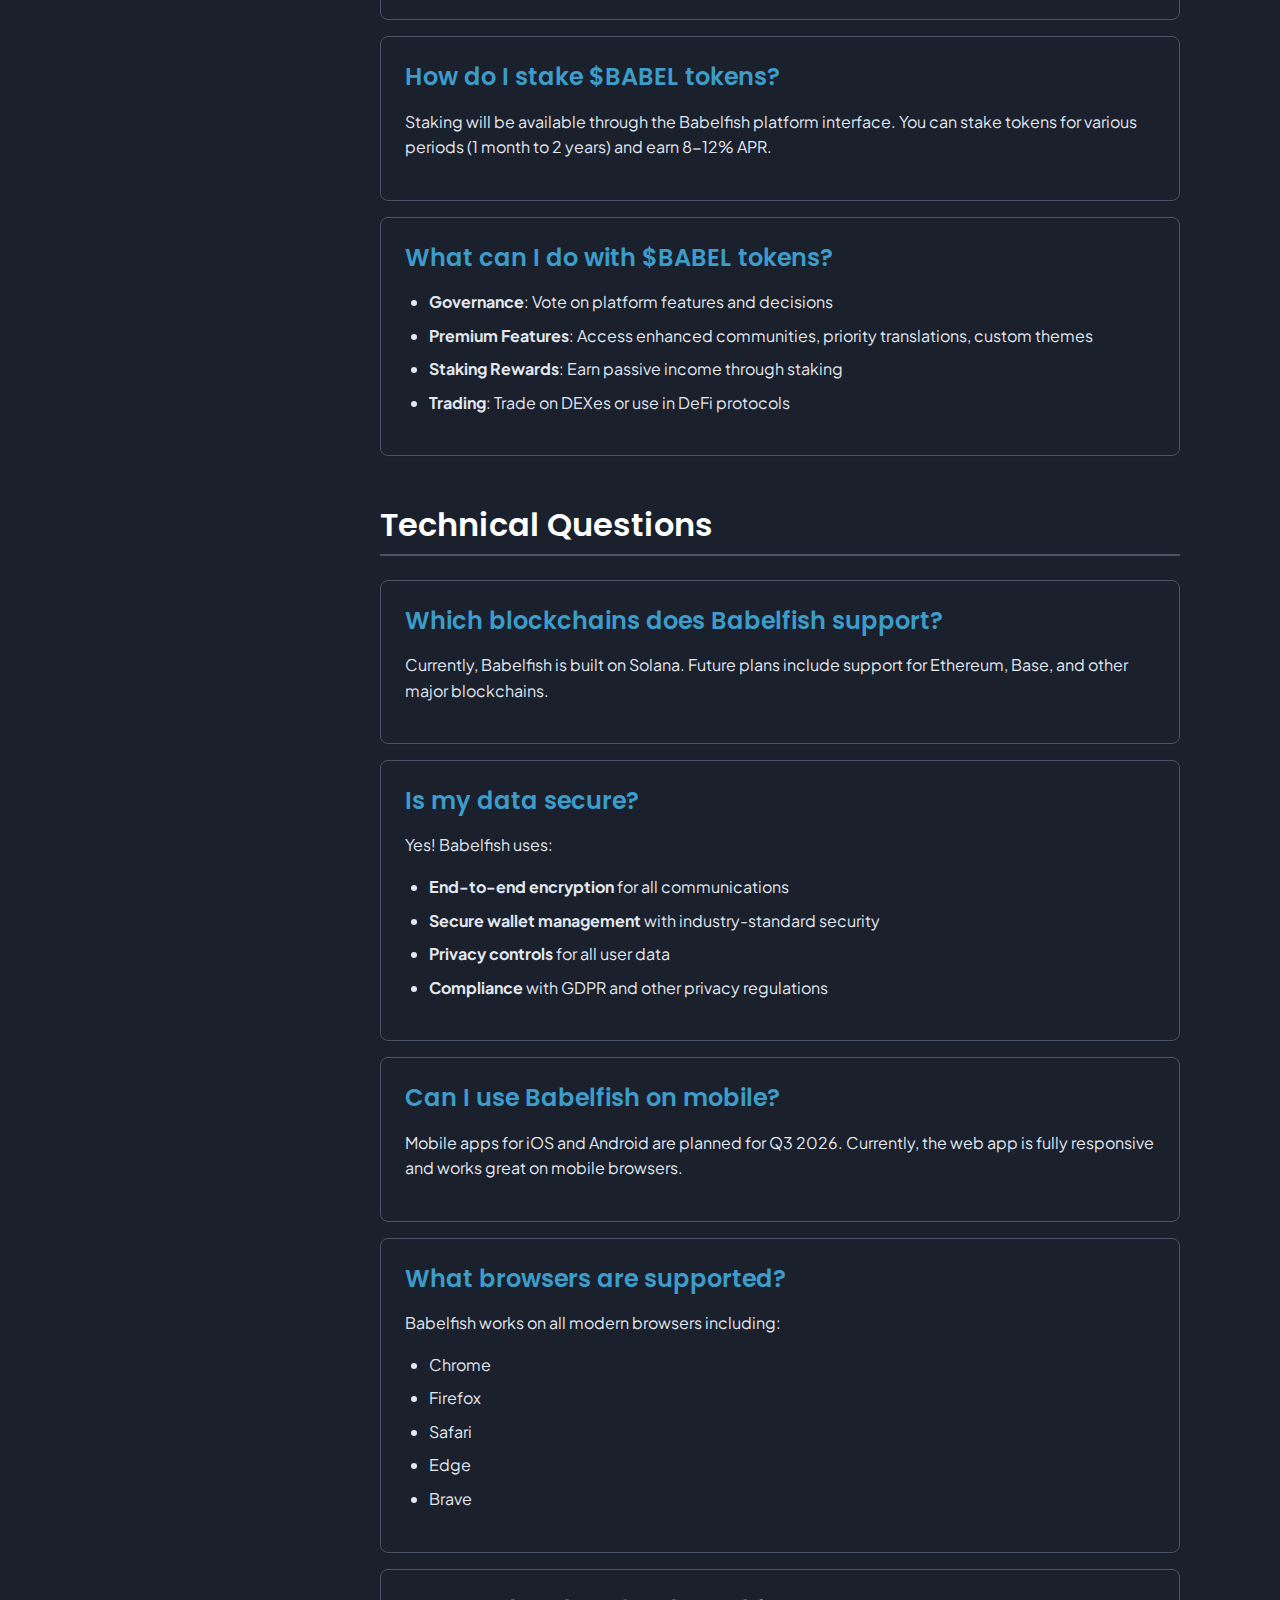
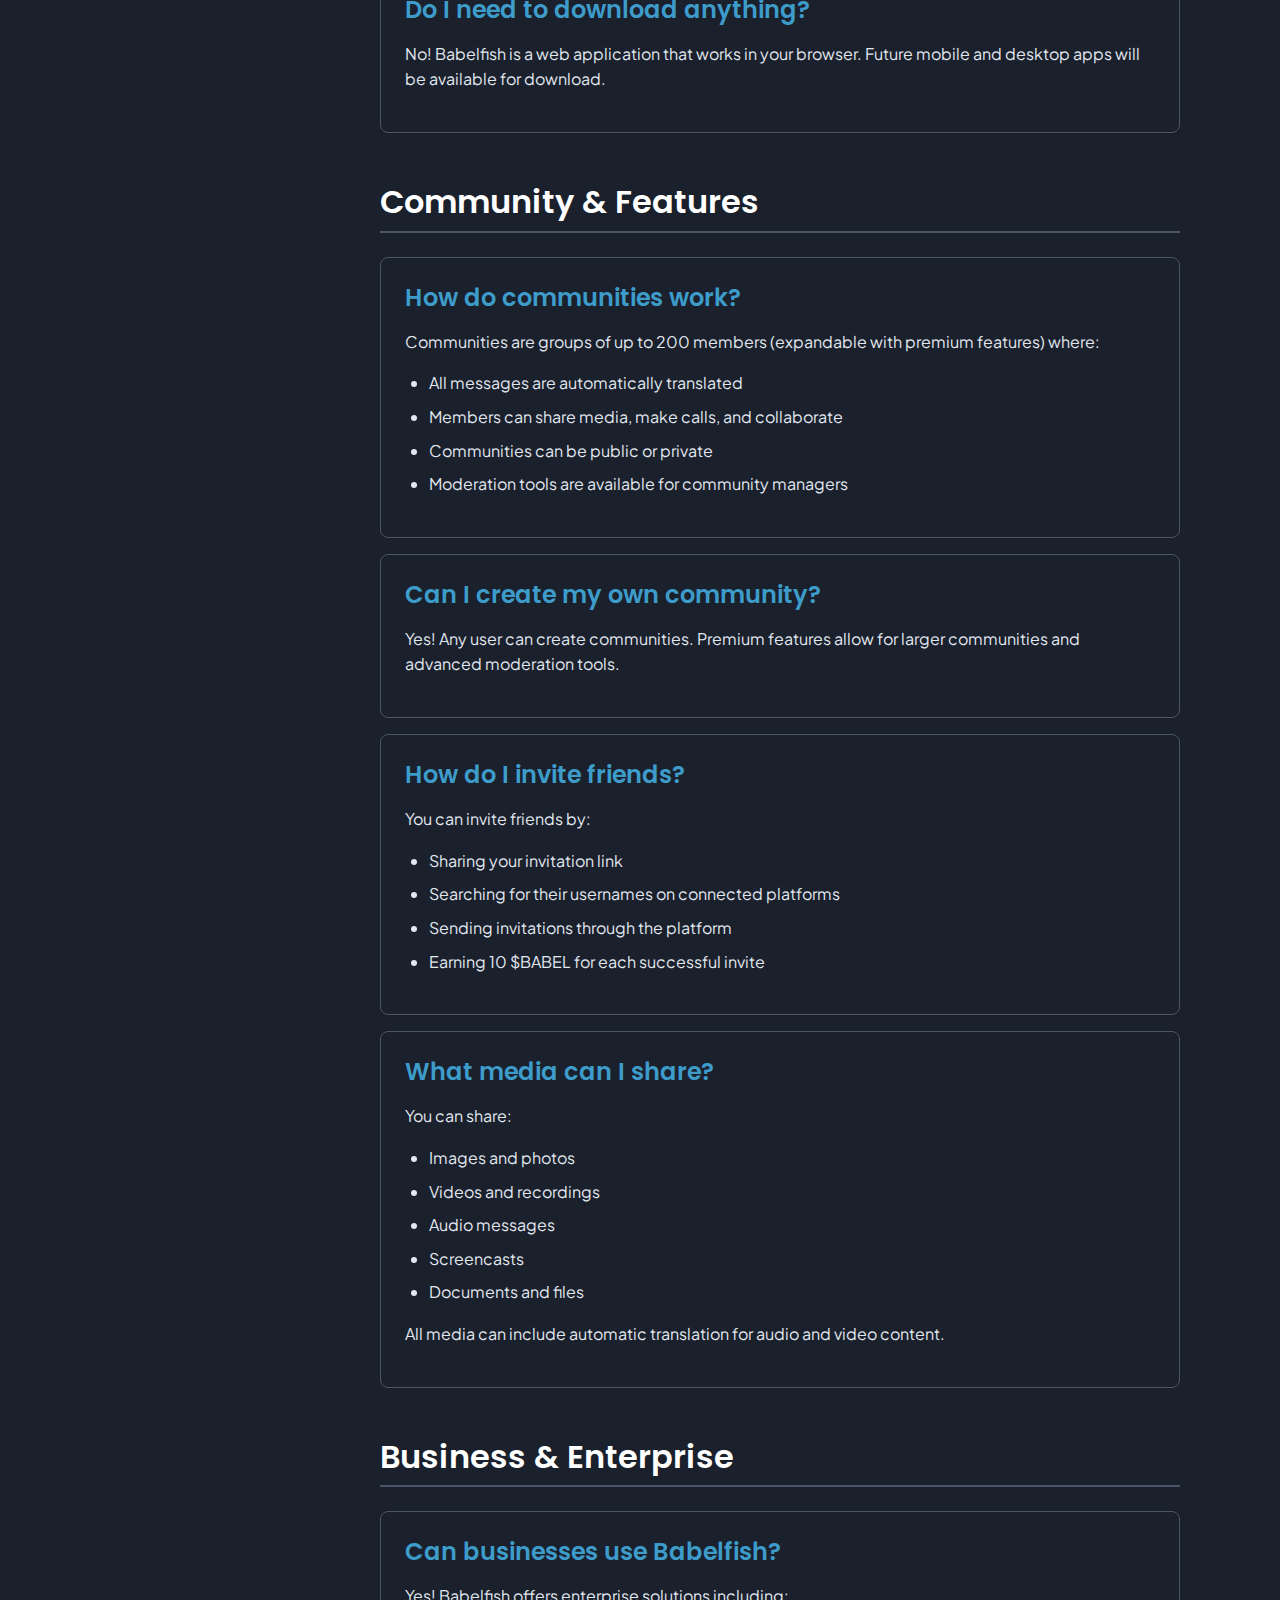
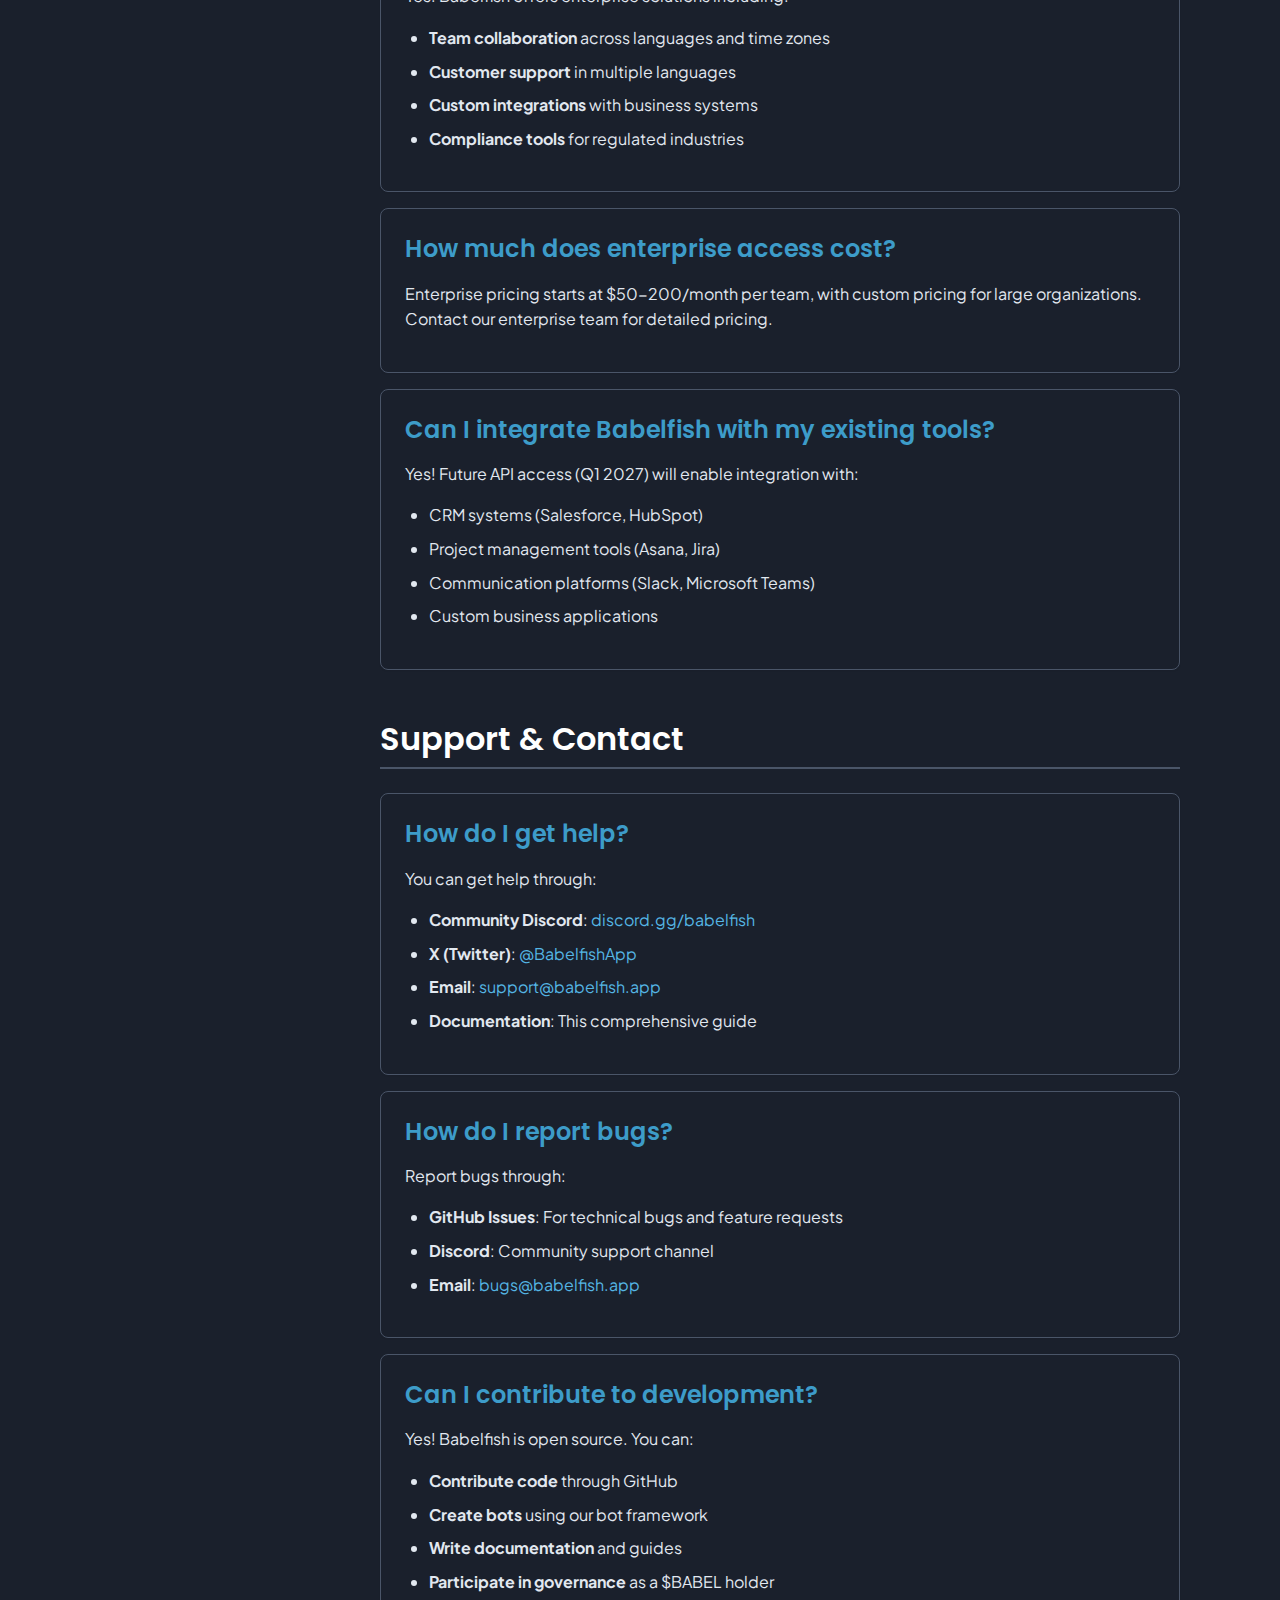
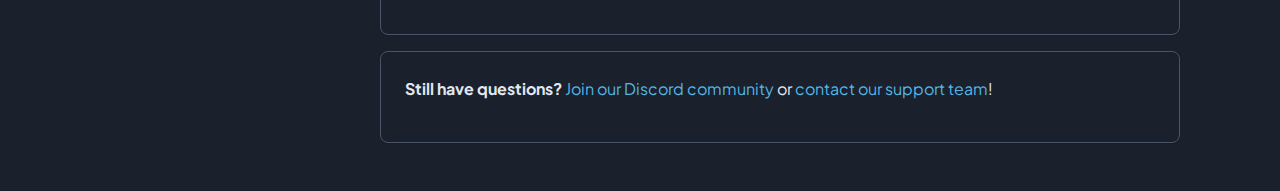
<file: getting-started/faq.html>
<!DOCTYPE html>
<html lang="en" data-theme="light">
<head>
    <meta charset="UTF-8">
    <meta name="viewport" content="width=device-width, initial-scale=1.0">
    <title>FAQ - Babelfish Documentation</title>
    <meta name="description" content="Frequently asked questions about Babelfish, $BABEL tokens, and getting started.">
    
    <!-- Styles -->
    <link rel="stylesheet" href="../assets/css/style.css">
    
    <!-- Fonts -->
    <link rel="preconnect" href="https://fonts.googleapis.com">
    <link rel="preconnect" href="https://fonts.gstatic.com" crossorigin>
</head>
<body>
    <div class="docs-layout">
        <!-- Header -->
        <header class="docs-header">
            <button class="mobile-menu-btn">☰</button>
            <a href="../index.html" class="logo">
                <img src="../assets/babelfish.svg" alt="Babelfish Logo">
                Babelfish Docs
            </a>
            <button class="theme-toggle">🌙 Dark</button>
        </header>

        <!-- Sidebar -->
        <nav class="docs-sidebar">
            <h3>Getting Started</h3>
            <ul>
                <li><a href="overview.html">Overview</a></li>
                <li><a href="signup.html">Sign Up</a></li>
                <li><a href="faq.html" class="active">FAQ</a></li>
            </ul>

            <h3>Token</h3>
            <ul>
                <li><a href="../token/overview.html">Overview</a></li>
                <li><a href="../token/tokenomics.html">Tokenomics</a></li>
            </ul>

            <h3>Developers</h3>
            <ul>
                <li><a href="../developers/api.html">API Reference</a></li>
            </ul>

            <h3>Resources</h3>
            <ul>
                <li><a href="../roadmap/overview.html">Roadmap</a></li>
                <li><a href="../use-cases/business.html">Use Cases</a></li>
                <li><a href="../about/mission.html">About</a></li>
            </ul>
        </nav>

        <!-- Main Content -->
        <main class="docs-main">
            <div class="docs-content">
                <div class="content">
                    <h1>Frequently Asked Questions</h1>
                    
                    <p>Common questions about Babelfish, $BABEL tokens, and how to get started as a Babelonian.</p>

                    <h2>General Questions</h2>

                    <div class="card">
                        <h3>What is Babelfish?</h3>
                        <p>Babelfish is a Web3 communication platform that enables universal translation across languages and cultures. Inspired by the Babel fish from <em>The Hitchhiker's Guide to the Galaxy</em>, we use AI-powered translation to dissolve language barriers and connect people worldwide.</p>
                    </div>

                    <div class="card">
                        <h3>How does the translation work?</h3>
                        <p>Babelfish uses the xAI Grok API for real-time translation of text, audio, and video. Our AI understands cultural context and nuances, not just words, providing accurate and culturally appropriate translations across 100+ languages.</p>
                    </div>

                    <div class="card">
                        <h3>Is Babelfish free to use?</h3>
                        <p>Yes! Basic features are completely free, including:</p>
                        <ul>
                            <li>Universal translation for text, audio, and video</li>
                            <li>Community participation (up to 200 members)</li>
                            <li>Basic messaging and calls</li>
                            <li>$BABEL token earning through invitations</li>
                        </ul>
                        <p>Premium features require $BABEL token staking or subscription plans.</p>
                    </div>

                    <div class="card">
                        <h3>What makes Babelfish different from other translation apps?</h3>
                        <ul>
                            <li><strong>Real-time AI translation</strong> with cultural context understanding</li>
                            <li><strong>Web3 integration</strong> with $BABEL token governance and rewards</li>
                            <li><strong>Flexible identity system</strong> supporting social media, email, and Web3 wallets</li>
                            <li><strong>Community-focused</strong> with Telegram-like features and social media expansion</li>
                            <li><strong>Cross-platform</strong> web, mobile, and desktop applications</li>
                        </ul>
                    </div>

                    <h2>Getting Started</h2>

                    <div class="card">
                        <h3>How do I sign up?</h3>
                        <p>You can sign up using:</p>
                        <ul>
                            <li><strong>Social Media</strong>: X (Twitter), Facebook, or LinkedIn</li>
                            <li><strong>Email</strong>: Traditional email registration</li>
                            <li><strong>Web3 Wallet</strong>: Phantom, Solflare, Backpack, or Sollet</li>
                        </ul>
                        <p>Visit <a href="https://babelfish.app">babelfish.app</a> and choose your preferred method.</p>
                    </div>

                    <div class="card">
                        <h3>Do I need a Solana wallet?</h3>
                        <p>Not necessarily! If you sign up with social media or email, Babelfish automatically creates a Solana wallet for you. However, connecting an existing wallet gives you full control over your $BABEL tokens.</p>
                    </div>

                    <div class="card">
                        <h3>How do I set my language?</h3>
                        <p>During registration, you'll select your primary language from 100+ options. You can change this anytime in your settings, and you can add multiple languages for enhanced translation.</p>
                    </div>

                    <div class="card">
                        <h3>What if I don't speak English?</h3>
                        <p>Babelfish supports 100+ languages, and our interface is fully translated. You can use the platform entirely in your native language.</p>
                    </div>

                    <h2>$BABEL Token Questions</h2>

                    <div class="card">
                        <h3>What is $BABEL?</h3>
                        <p>$BABEL is the utility token powering the Babelfish ecosystem. It's built on Solana and enables governance, rewards, and premium features.</p>
                    </div>

                    <div class="card">
                        <h3>How do I earn $BABEL tokens?</h3>
                        <ul>
                            <li><strong>Invitations</strong>: Earn 10 $BABEL for each successful invite</li>
                            <li><strong>Community Participation</strong>: Earn tokens for joining and participating in communities</li>
                            <li><strong>Staking</strong>: Earn rewards by staking $BABEL tokens</li>
                            <li><strong>Platform Usage</strong>: Earn tokens for active platform usage</li>
                        </ul>
                    </div>

                    <div class="card">
                        <h3>Where can I buy $BABEL tokens?</h3>
                        <p>$BABEL will be available on major Solana DEXes including:</p>
                        <ul>
                            <li>Raydium (primary)</li>
                            <li>Orca</li>
                            <li>Jupiter</li>
                            <li>Other Solana DEXes</li>
                        </ul>
                    </div>

                    <div class="card">
                        <h3>How do I stake $BABEL tokens?</h3>
                        <p>Staking will be available through the Babelfish platform interface. You can stake tokens for various periods (1 month to 2 years) and earn 8-12% APR.</p>
                    </div>

                    <div class="card">
                        <h3>What can I do with $BABEL tokens?</h3>
                        <ul>
                            <li><strong>Governance</strong>: Vote on platform features and decisions</li>
                            <li><strong>Premium Features</strong>: Access enhanced communities, priority translations, custom themes</li>
                            <li><strong>Staking Rewards</strong>: Earn passive income through staking</li>
                            <li><strong>Trading</strong>: Trade on DEXes or use in DeFi protocols</li>
                        </ul>
                    </div>

                    <h2>Technical Questions</h2>

                    <div class="card">
                        <h3>Which blockchains does Babelfish support?</h3>
                        <p>Currently, Babelfish is built on Solana. Future plans include support for Ethereum, Base, and other major blockchains.</p>
                    </div>

                    <div class="card">
                        <h3>Is my data secure?</h3>
                        <p>Yes! Babelfish uses:</p>
                        <ul>
                            <li><strong>End-to-end encryption</strong> for all communications</li>
                            <li><strong>Secure wallet management</strong> with industry-standard security</li>
                            <li><strong>Privacy controls</strong> for all user data</li>
                            <li><strong>Compliance</strong> with GDPR and other privacy regulations</li>
                        </ul>
                    </div>

                    <div class="card">
                        <h3>Can I use Babelfish on mobile?</h3>
                        <p>Mobile apps for iOS and Android are planned for Q3 2026. Currently, the web app is fully responsive and works great on mobile browsers.</p>
                    </div>

                    <div class="card">
                        <h3>What browsers are supported?</h3>
                        <p>Babelfish works on all modern browsers including:</p>
                        <ul>
                            <li>Chrome</li>
                            <li>Firefox</li>
                            <li>Safari</li>
                            <li>Edge</li>
                            <li>Brave</li>
                        </ul>
                    </div>

                    <div class="card">
                        <h3>Do I need to download anything?</h3>
                        <p>No! Babelfish is a web application that works in your browser. Future mobile and desktop apps will be available for download.</p>
                    </div>

                    <h2>Community & Features</h2>

                    <div class="card">
                        <h3>How do communities work?</h3>
                        <p>Communities are groups of up to 200 members (expandable with premium features) where:</p>
                        <ul>
                            <li>All messages are automatically translated</li>
                            <li>Members can share media, make calls, and collaborate</li>
                            <li>Communities can be public or private</li>
                            <li>Moderation tools are available for community managers</li>
                        </ul>
                    </div>

                    <div class="card">
                        <h3>Can I create my own community?</h3>
                        <p>Yes! Any user can create communities. Premium features allow for larger communities and advanced moderation tools.</p>
                    </div>

                    <div class="card">
                        <h3>How do I invite friends?</h3>
                        <p>You can invite friends by:</p>
                        <ul>
                            <li>Sharing your invitation link</li>
                            <li>Searching for their usernames on connected platforms</li>
                            <li>Sending invitations through the platform</li>
                            <li>Earning 10 $BABEL for each successful invite</li>
                        </ul>
                    </div>

                    <div class="card">
                        <h3>What media can I share?</h3>
                        <p>You can share:</p>
                        <ul>
                            <li>Images and photos</li>
                            <li>Videos and recordings</li>
                            <li>Audio messages</li>
                            <li>Screencasts</li>
                            <li>Documents and files</li>
                        </ul>
                        <p>All media can include automatic translation for audio and video content.</p>
                    </div>

                    <h2>Business & Enterprise</h2>

                    <div class="card">
                        <h3>Can businesses use Babelfish?</h3>
                        <p>Yes! Babelfish offers enterprise solutions including:</p>
                        <ul>
                            <li><strong>Team collaboration</strong> across languages and time zones</li>
                            <li><strong>Customer support</strong> in multiple languages</li>
                            <li><strong>Custom integrations</strong> with business systems</li>
                            <li><strong>Compliance tools</strong> for regulated industries</li>
                        </ul>
                    </div>

                    <div class="card">
                        <h3>How much does enterprise access cost?</h3>
                        <p>Enterprise pricing starts at $50-200/month per team, with custom pricing for large organizations. Contact our enterprise team for detailed pricing.</p>
                    </div>

                    <div class="card">
                        <h3>Can I integrate Babelfish with my existing tools?</h3>
                        <p>Yes! Future API access (Q1 2027) will enable integration with:</p>
                        <ul>
                            <li>CRM systems (Salesforce, HubSpot)</li>
                            <li>Project management tools (Asana, Jira)</li>
                            <li>Communication platforms (Slack, Microsoft Teams)</li>
                            <li>Custom business applications</li>
                        </ul>
                    </div>

                    <h2>Support & Contact</h2>

                    <div class="card">
                        <h3>How do I get help?</h3>
                        <p>You can get help through:</p>
                        <ul>
                            <li><strong>Community Discord</strong>: <a href="https://discord.gg/babelfish">discord.gg/babelfish</a></li>
                            <li><strong>X (Twitter)</strong>: <a href="https://x.com/BabelfishApp">@BabelfishApp</a></li>
                            <li><strong>Email</strong>: <a href="mailto:support@babelfish.app">support@babelfish.app</a></li>
                            <li><strong>Documentation</strong>: This comprehensive guide</li>
                        </ul>
                    </div>

                    <div class="card">
                        <h3>How do I report bugs?</h3>
                        <p>Report bugs through:</p>
                        <ul>
                            <li><strong>GitHub Issues</strong>: For technical bugs and feature requests</li>
                            <li><strong>Discord</strong>: Community support channel</li>
                            <li><strong>Email</strong>: <a href="mailto:bugs@babelfish.app">bugs@babelfish.app</a></li>
                        </ul>
                    </div>

                    <div class="card">
                        <h3>Can I contribute to development?</h3>
                        <p>Yes! Babelfish is open source. You can:</p>
                        <ul>
                            <li><strong>Contribute code</strong> through GitHub</li>
                            <li><strong>Create bots</strong> using our bot framework</li>
                            <li><strong>Write documentation</strong> and guides</li>
                            <li><strong>Participate in governance</strong> as a $BABEL holder</li>
                        </ul>
                    </div>

                    <div class="card">
                        <p><strong>Still have questions?</strong> <a href="https://discord.gg/babelfish">Join our Discord community</a> or <a href="mailto:support@babelfish.app">contact our support team</a>!</p>
                    </div>
                </div>
            </div>
        </main>
    </div>

    <!-- Scripts -->
    <script src="../assets/js/theme.js"></script>
</body>
</html>
</file>
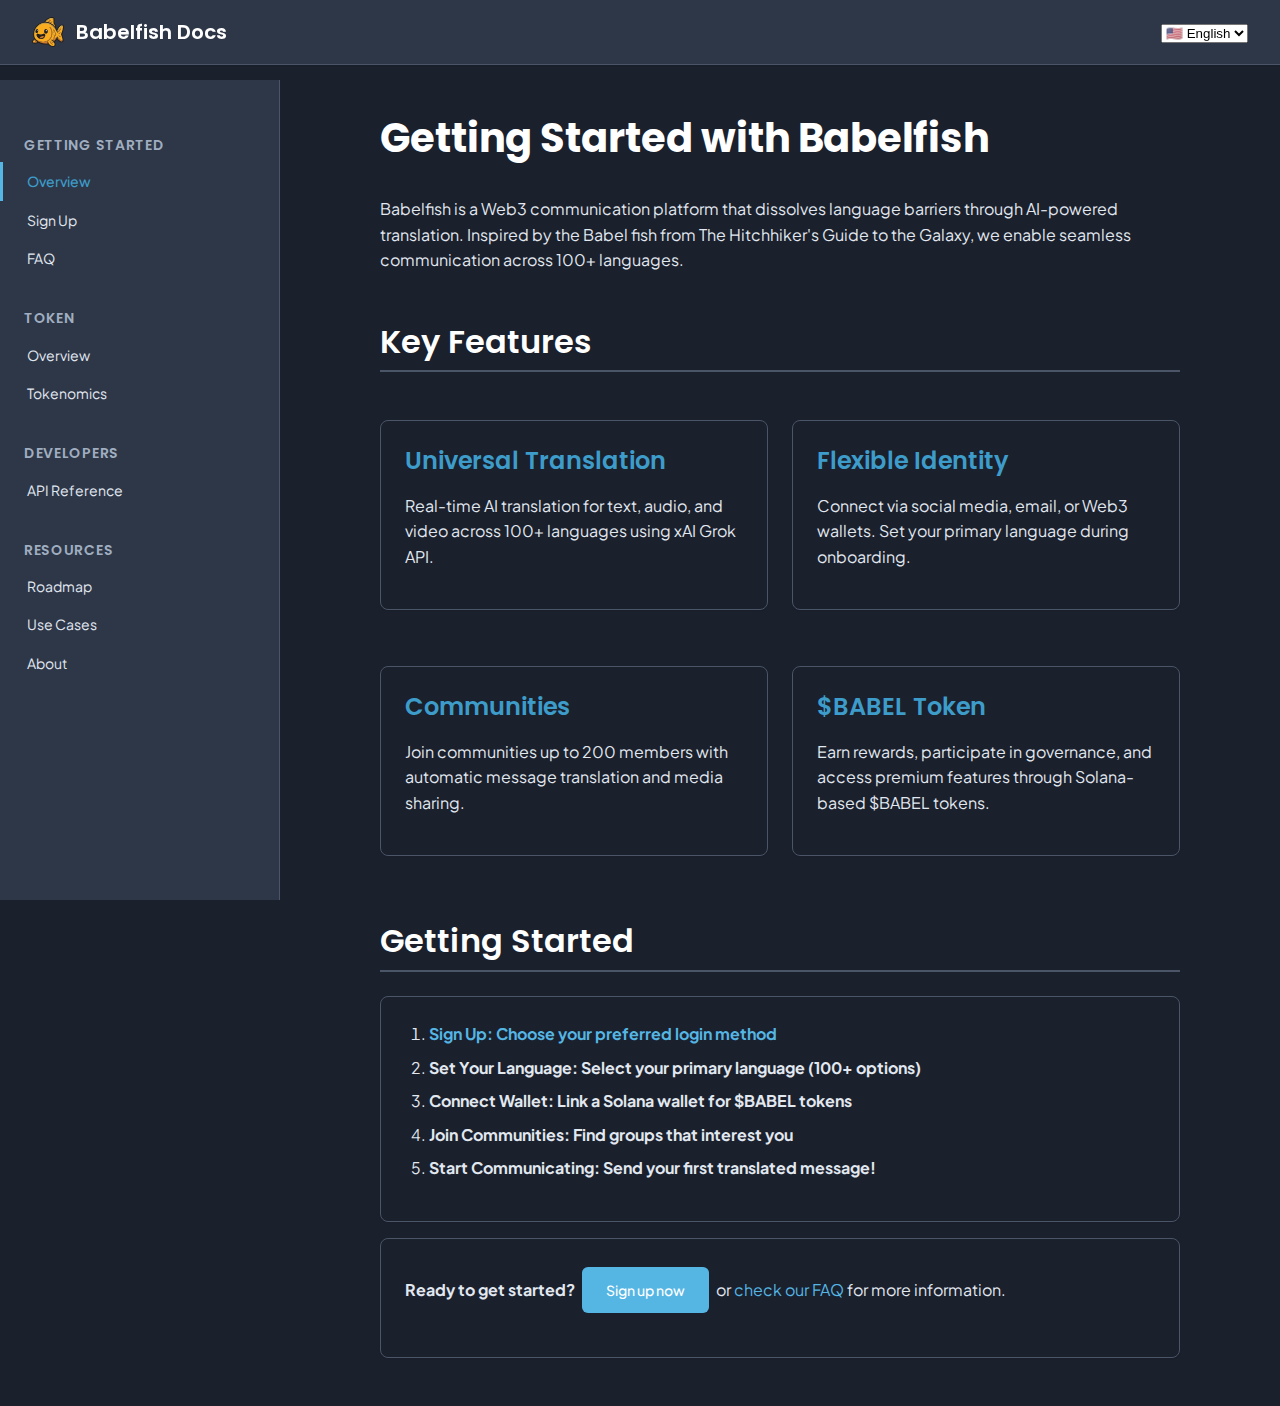
<file: getting-started/overview.html>
<!DOCTYPE html>
<html lang="en" data-theme="dark">
<head>
    <meta charset="UTF-8">
    <meta name="viewport" content="width=device-width, initial-scale=1.0">
    <title>Getting Started - Babelfish Documentation</title>
    <meta name="description" content="Get started with Babelfish - the Web3 communication platform that dissolves language barriers through AI-powered translation.">
    
    <!-- Styles -->
    <link rel="stylesheet" href="../assets/css/style.css">
    
    <!-- Fonts -->
    <link rel="preconnect" href="https://fonts.googleapis.com">
    <link rel="preconnect" href="https://fonts.gstatic.com" crossorigin>
</head>
<body>
    <div class="docs-layout">
        <!-- Header -->
        <header class="docs-header">
            <button class="mobile-menu-btn">☰</button>
            <a href="../index.html" class="logo">
                <img src="../assets/babelfish.svg" alt="Babelfish Logo">
                Babelfish Docs
            </a>
            <div class="language-selector">
                <select id="language-select" aria-label="Select language">
                    <option value="en">🇺🇸 English</option>
                    <option value="th">🇹🇭 ไทย</option>
                </select>
            </div>
        </header>

        <!-- Sidebar -->
        <nav class="docs-sidebar">
            <h3 data-translate="nav.getting_started">Getting Started</h3>
            <ul>
                <li><a href="overview.html" class="active" data-translate="nav.overview">Overview</a></li>
                <li><a href="signup.html" data-translate="nav.signup">Sign Up</a></li>
                <li><a href="faq.html" data-translate="nav.faq">FAQ</a></li>
            </ul>

            <h3 data-translate="nav.token">Token</h3>
            <ul>
                <li><a href="../token/overview.html" data-translate="nav.overview">Overview</a></li>
                <li><a href="../token/tokenomics.html" data-translate="nav.tokenomics">Tokenomics</a></li>
            </ul>

            <h3 data-translate="nav.developers">Developers</h3>
            <ul>
                <li><a href="../developers/api.html" data-translate="nav.api_reference">API Reference</a></li>
            </ul>

            <h3 data-translate="nav.resources">Resources</h3>
            <ul>
                <li><a href="../roadmap/overview.html" data-translate="nav.roadmap">Roadmap</a></li>
                <li><a href="../use-cases/business.html" data-translate="nav.use_cases">Use Cases</a></li>
                <li><a href="../about/mission.html" data-translate="nav.about">About</a></li>
            </ul>
        </nav>

        <!-- Main Content -->
        <main class="docs-main">
            <div class="docs-content">
                <div class="content">
                    <h1 data-translate="getting_started.overview.title">Getting Started with Babelfish</h1>
                    
                    <p data-translate="getting_started.overview.description">Babelfish is a Web3 communication platform that dissolves language barriers through AI-powered translation. Inspired by the Babel fish from <em>The Hitchhiker's Guide to the Galaxy</em>, we enable seamless communication across 100+ languages.</p>

                    <h2 data-translate="getting_started.overview.key_features">Key Features</h2>

                    <div class="grid grid-2">
                        <div class="card">
                            <h3 data-translate="getting_started.overview.universal_translation.title">Universal Translation</h3>
                            <p data-translate="getting_started.overview.universal_translation.description">Real-time AI translation for text, audio, and video across 100+ languages using xAI Grok API.</p>
                        </div>

                        <div class="card">
                            <h3 data-translate="getting_started.overview.flexible_identity.title">Flexible Identity</h3>
                            <p data-translate="getting_started.overview.flexible_identity.description">Connect via social media, email, or Web3 wallets. Set your primary language during onboarding.</p>
                        </div>

                        <div class="card">
                            <h3 data-translate="getting_started.overview.communities.title">Communities</h3>
                            <p data-translate="getting_started.overview.communities.description">Join communities up to 200 members with automatic message translation and media sharing.</p>
                        </div>

                        <div class="card">
                            <h3 data-translate="getting_started.overview.babel_token.title">$BABEL Token</h3>
                            <p data-translate="getting_started.overview.babel_token.description">Earn rewards, participate in governance, and access premium features through Solana-based $BABEL tokens.</p>
                        </div>
                    </div>

                    <h2 data-translate="getting_started.overview.getting_started">Getting Started</h2>

                    <div class="card">
                        <ol>
                            <li><strong><a href="signup.html" data-translate="getting_started.overview.step1">Sign Up: Choose your preferred login method</a></strong></li>
                            <li><strong data-translate="getting_started.overview.step2">Set Your Language: Select your primary language (100+ options)</strong></li>
                            <li><strong data-translate="getting_started.overview.step3">Connect Wallet: Link a Solana wallet for $BABEL tokens</strong></li>
                            <li><strong data-translate="getting_started.overview.step4">Join Communities: Find groups that interest you</strong></li>
                            <li><strong data-translate="getting_started.overview.step5">Start Communicating: Send your first translated message!</strong></li>
                        </ol>
                    </div>

                    <div class="card">
                        <p><strong data-translate="getting_started.overview.ready">Ready to get started?</strong> <a href="signup.html" class="btn btn-primary" data-translate="getting_started.overview.signup_button">Sign up now</a> or <a href="faq.html" data-translate="getting_started.overview.faq_link">check our FAQ</a> for more information.</p>
                    </div>
                </div>
            </div>
        </main>
    </div>

    <!-- Scripts -->
    <script src="../assets/js/i18n.js"></script>
    <script src="../assets/js/theme.js"></script>
</body>
</html>
</file>
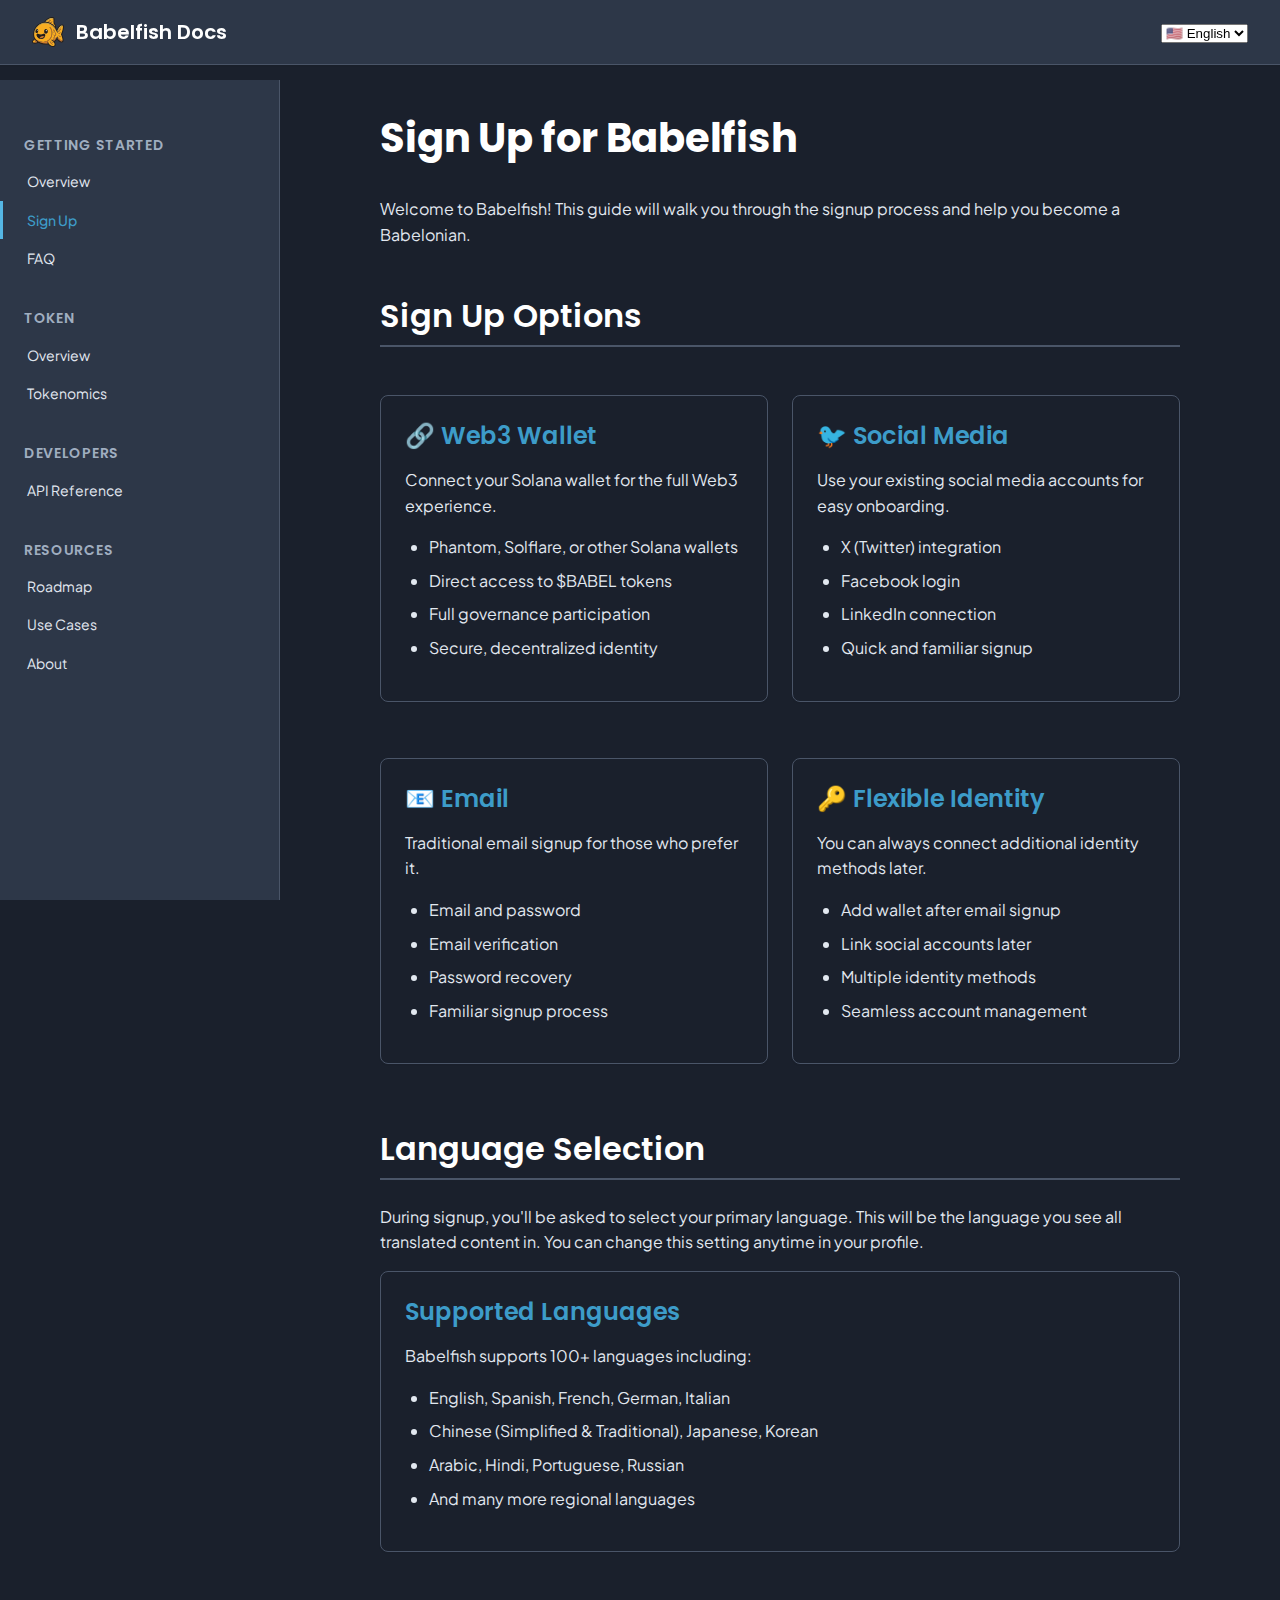
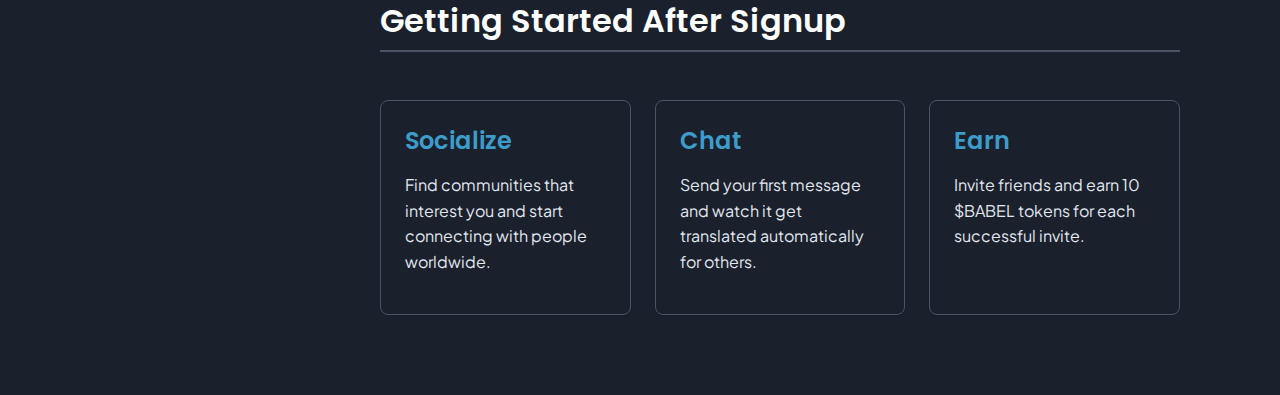
<file: getting-started/signup.html>
<!DOCTYPE html>
<html lang="en" data-theme="dark">
<head>
    <meta charset="UTF-8">
    <meta name="viewport" content="width=device-width, initial-scale=1.0">
    <title>Sign Up - Babelfish Documentation</title>
    <meta name="description" content="Learn how to sign up for Babelfish and become a Babelonian.">
    
    <!-- Styles -->
    <link rel="stylesheet" href="../assets/css/style.css">
    
    <!-- Fonts -->
    <link rel="preconnect" href="https://fonts.googleapis.com">
    <link rel="preconnect" href="https://fonts.gstatic.com" crossorigin>
</head>
<body>
    <div class="docs-layout">
        <!-- Header -->
        <header class="docs-header">
            <button class="mobile-menu-btn">☰</button>
            <a href="../index.html" class="logo">
                <img src="../assets/babelfish.svg" alt="Babelfish Logo">
                Babelfish Docs
            </a>
            <div class="language-selector">
                <select id="language-select" aria-label="Select language">
                    <option value="en">🇺🇸 English</option>
                    <option value="th">🇹🇭 ไทย</option>
                </select>
            </div>
        </header>

        <!-- Sidebar -->
        <nav class="docs-sidebar">
            <h3 data-translate="nav.getting_started">Getting Started</h3>
            <ul>
                <li><a href="overview.html" data-translate="nav.overview">Overview</a></li>
                <li><a href="signup.html" class="active" data-translate="nav.signup">Sign Up</a></li>
                <li><a href="faq.html" data-translate="nav.faq">FAQ</a></li>
            </ul>

            <h3 data-translate="nav.token">Token</h3>
            <ul>
                <li><a href="../token/overview.html" data-translate="nav.overview">Overview</a></li>
                <li><a href="../token/tokenomics.html" data-translate="nav.tokenomics">Tokenomics</a></li>
            </ul>

            <h3 data-translate="nav.developers">Developers</h3>
            <ul>
                <li><a href="../developers/api.html" data-translate="nav.api_reference">API Reference</a></li>
            </ul>

            <h3 data-translate="nav.resources">Resources</h3>
            <ul>
                <li><a href="../roadmap/overview.html" data-translate="nav.roadmap">Roadmap</a></li>
                <li><a href="../use-cases/business.html" data-translate="nav.use_cases">Use Cases</a></li>
                <li><a href="../about/mission.html" data-translate="nav.about">About</a></li>
            </ul>
        </nav>

        <!-- Main Content -->
        <main class="docs-main">
            <div class="docs-content">
                <div class="content">
                    <h1 data-translate="getting_started.signup.title">Sign Up for Babelfish</h1>
                    
                    <p data-translate="getting_started.signup.description">Welcome to Babelfish! This guide will walk you through the signup process and help you become a Babelonian.</p>

                    <h2 data-translate="getting_started.signup.signup_methods">Sign Up Options</h2>

                    <div class="grid grid-2">
                        <div class="card">
                            <h3 data-translate="getting_started.signup.web3_wallet.title">🔗 Web3 Wallet</h3>
                            <p data-translate="getting_started.signup.web3_wallet.description">Connect your Solana wallet for the full Web3 experience.</p>
                            <ul>
                                <li data-translate="getting_started.signup.web3_wallet.feature1">Phantom, Solflare, or other Solana wallets</li>
                                <li data-translate="getting_started.signup.web3_wallet.feature2">Direct access to $BABEL tokens</li>
                                <li data-translate="getting_started.signup.web3_wallet.feature3">Full governance participation</li>
                                <li data-translate="getting_started.signup.web3_wallet.feature4">Secure, decentralized identity</li>
                            </ul>
                        </div>

                        <div class="card">
                            <h3 data-translate="getting_started.signup.social_media.title">🐦 Social Media</h3>
                            <p data-translate="getting_started.signup.social_media.description">Use your existing social media accounts for easy onboarding.</p>
                            <ul>
                                <li data-translate="getting_started.signup.social_media.feature1">X (Twitter) integration</li>
                                <li data-translate="getting_started.signup.social_media.feature2">Facebook login</li>
                                <li data-translate="getting_started.signup.social_media.feature3">LinkedIn connection</li>
                                <li data-translate="getting_started.signup.social_media.feature4">Quick and familiar signup</li>
                            </ul>
                        </div>

                        <div class="card">
                            <h3 data-translate="getting_started.signup.email.title">📧 Email</h3>
                            <p data-translate="getting_started.signup.email.description">Traditional email signup for those who prefer it.</p>
                            <ul>
                                <li data-translate="getting_started.signup.email.feature1">Email and password</li>
                                <li data-translate="getting_started.signup.email.feature2">Email verification</li>
                                <li data-translate="getting_started.signup.email.feature3">Password recovery</li>
                                <li data-translate="getting_started.signup.email.feature4">Familiar signup process</li>
                            </ul>
                        </div>

                        <div class="card">
                            <h3 data-translate="getting_started.signup.flexible_identity.title">🔑 Flexible Identity</h3>
                            <p data-translate="getting_started.signup.flexible_identity.description">You can always connect additional identity methods later.</p>
                            <ul>
                                <li data-translate="getting_started.signup.flexible_identity.feature1">Add wallet after email signup</li>
                                <li data-translate="getting_started.signup.flexible_identity.feature2">Link social accounts later</li>
                                <li data-translate="getting_started.signup.flexible_identity.feature3">Multiple identity methods</li>
                                <li data-translate="getting_started.signup.flexible_identity.feature4">Seamless account management</li>
                            </ul>
                        </div>
                    </div>


                    <h2 data-translate="getting_started.signup.language_selection.title">Language Selection</h2>

                    <p data-translate="getting_started.signup.language_selection.description">During signup, you'll be asked to select your primary language. This will be the language you see all translated content in. You can change this setting anytime in your profile.</p>

                    <div class="card">
                        <h3 data-translate="getting_started.signup.language_selection.supported_languages.title">Supported Languages</h3>
                        <p data-translate="getting_started.signup.language_selection.supported_languages.description">Babelfish supports 100+ languages including:</p>
                        <ul>
                            <li data-translate="getting_started.signup.language_selection.supported_languages.list1">English, Spanish, French, German, Italian</li>
                            <li data-translate="getting_started.signup.language_selection.supported_languages.list2">Chinese (Simplified & Traditional), Japanese, Korean</li>
                            <li data-translate="getting_started.signup.language_selection.supported_languages.list3">Arabic, Hindi, Portuguese, Russian</li>
                            <li data-translate="getting_started.signup.language_selection.supported_languages.list4">And many more regional languages</li>
                        </ul>
                    </div>


                    <h2>Getting Started After Signup</h2>

                    <div class="grid grid-3">
                        <div class="card">
                            <h3>Socialize</h3>
                            <p>Find communities that interest you and start connecting with people worldwide.</p>
                        </div>

                        <div class="card">
                            <h3>Chat</h3>
                            <p>Send your first message and watch it get translated automatically for others.</p>
                        </div>

                        <div class="card">
                            <h3>Earn</h3>
                            <p>Invite friends and earn 10 $BABEL tokens for each successful invite.</p>
                        </div>
                    </div>


                </div>
            </div>
        </main>
    </div>

    <!-- Scripts -->
    <script src="../assets/js/i18n.js"></script>
    <script src="../assets/js/theme.js"></script>
</body>
</html>
</file>
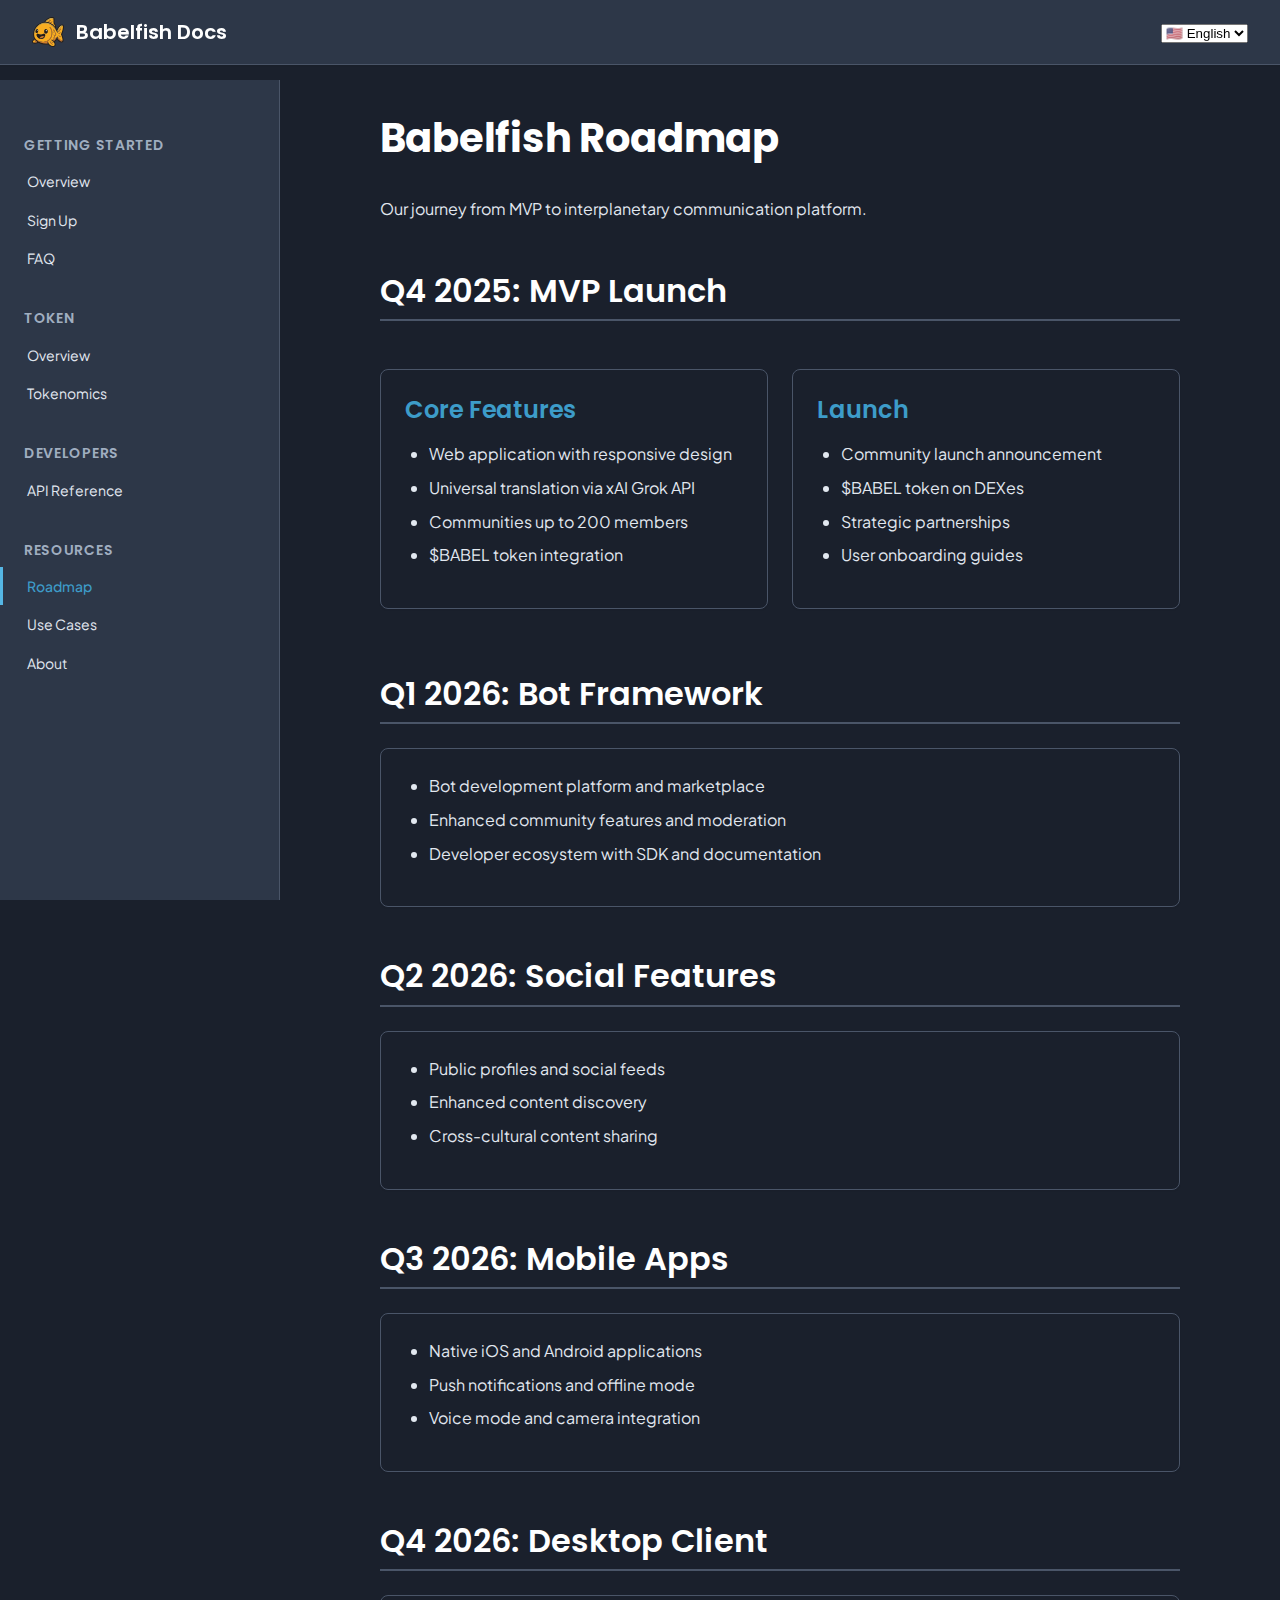
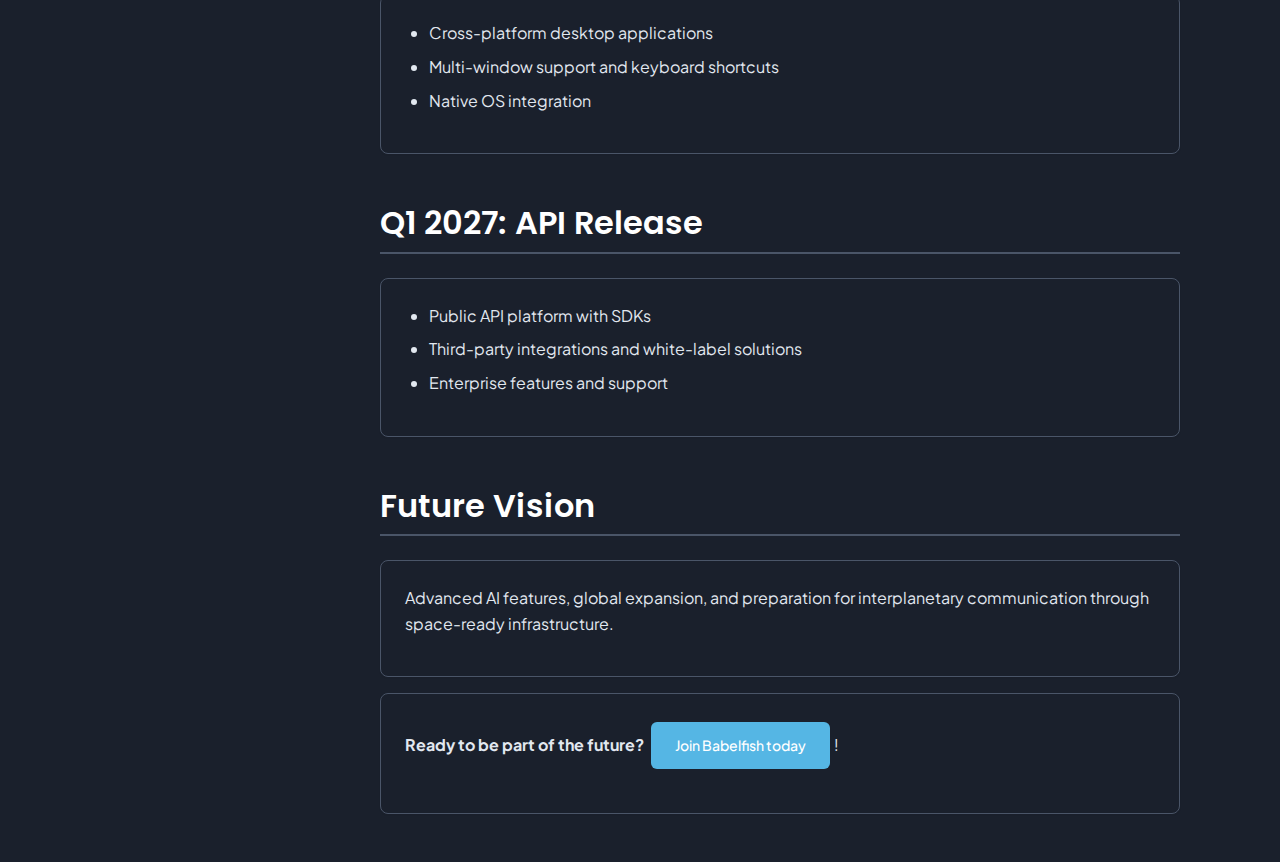
<file: roadmap/overview.html>
<!DOCTYPE html>
<html lang="en" data-theme="dark">
<head>
    <meta charset="UTF-8">
    <meta name="viewport" content="width=device-width, initial-scale=1.0">
    <title>Roadmap - Babelfish Documentation</title>
    <meta name="description" content="Babelfish roadmap from MVP to interplanetary communication platform.">
    
    <!-- Styles -->
    <link rel="stylesheet" href="../assets/css/style.css">
    
    <!-- Fonts -->
    <link rel="preconnect" href="https://fonts.googleapis.com">
    <link rel="preconnect" href="https://fonts.gstatic.com" crossorigin>
</head>
<body>
    <div class="docs-layout">
        <!-- Header -->
        <header class="docs-header">
            <button class="mobile-menu-btn">☰</button>
            <a href="../index.html" class="logo">
                <img src="../assets/babelfish.svg" alt="Babelfish Logo">
                Babelfish Docs
            </a>
            <div class="language-selector">
                <select id="language-select" aria-label="Select language">
                    <option value="en">🇺🇸 English</option>
                    <option value="th">🇹🇭 ไทย</option>
                </select>
            </div>
        </header>

        <!-- Sidebar -->
        <nav class="docs-sidebar">
            <h3>Getting Started</h3>
            <ul>
                <li><a href="../getting-started/overview.html">Overview</a></li>
                <li><a href="../getting-started/signup.html">Sign Up</a></li>
                <li><a href="../getting-started/faq.html">FAQ</a></li>
            </ul>

            <h3>Token</h3>
            <ul>
                <li><a href="../token/overview.html">Overview</a></li>
                <li><a href="../token/tokenomics.html">Tokenomics</a></li>
            </ul>

            <h3>Developers</h3>
            <ul>
                <li><a href="../developers/api.html">API Reference</a></li>
            </ul>

            <h3>Resources</h3>
            <ul>
                <li><a href="overview.html" class="active">Roadmap</a></li>
                <li><a href="../use-cases/business.html">Use Cases</a></li>
                <li><a href="../about/mission.html">About</a></li>
            </ul>
        </nav>

        <!-- Main Content -->
        <main class="docs-main">
            <div class="docs-content">
                <div class="content">
                    <h1>Babelfish Roadmap</h1>
                    
                    <p>Our journey from MVP to interplanetary communication platform.</p>

                    <h2>Q4 2025: MVP Launch</h2>

                    <div class="grid grid-2">
                        <div class="card">
                            <h3>Core Features</h3>
                            <ul>
                                <li>Web application with responsive design</li>
                                <li>Universal translation via xAI Grok API</li>
                                <li>Communities up to 200 members</li>
                                <li>$BABEL token integration</li>
                            </ul>
                        </div>

                        <div class="card">
                            <h3>Launch</h3>
                            <ul>
                                <li>Community launch announcement</li>
                                <li>$BABEL token on DEXes</li>
                                <li>Strategic partnerships</li>
                                <li>User onboarding guides</li>
                            </ul>
                        </div>
                    </div>

                    <h2>Q1 2026: Bot Framework</h2>

                    <div class="card">
                        <ul>
                            <li>Bot development platform and marketplace</li>
                            <li>Enhanced community features and moderation</li>
                            <li>Developer ecosystem with SDK and documentation</li>
                        </ul>
                    </div>

                    <h2>Q2 2026: Social Features</h2>

                    <div class="card">
                        <ul>
                            <li>Public profiles and social feeds</li>
                            <li>Enhanced content discovery</li>
                            <li>Cross-cultural content sharing</li>
                        </ul>
                    </div>

                    <h2>Q3 2026: Mobile Apps</h2>

                    <div class="card">
                        <ul>
                            <li>Native iOS and Android applications</li>
                            <li>Push notifications and offline mode</li>
                            <li>Voice mode and camera integration</li>
                        </ul>
                    </div>

                    <h2>Q4 2026: Desktop Client</h2>

                    <div class="card">
                        <ul>
                            <li>Cross-platform desktop applications</li>
                            <li>Multi-window support and keyboard shortcuts</li>
                            <li>Native OS integration</li>
                        </ul>
                    </div>

                    <h2>Q1 2027: API Release</h2>

                    <div class="card">
                        <ul>
                            <li>Public API platform with SDKs</li>
                            <li>Third-party integrations and white-label solutions</li>
                            <li>Enterprise features and support</li>
                        </ul>
                    </div>

                    <h2>Future Vision</h2>

                    <div class="card">
                        <p>Advanced AI features, global expansion, and preparation for interplanetary communication through space-ready infrastructure.</p>
                    </div>

                    <div class="card">
                        <p><strong>Ready to be part of the future?</strong> <a href="../getting-started/signup.html" class="btn btn-primary">Join Babelfish today</a>!</p>
                    </div>
                </div>
            </div>
        </main>
    </div>

    <!-- Scripts -->
    <script src="../assets/js/i18n.js"></script>
    <script src="../assets/js/theme.js"></script>
</body>
</html>
</file>
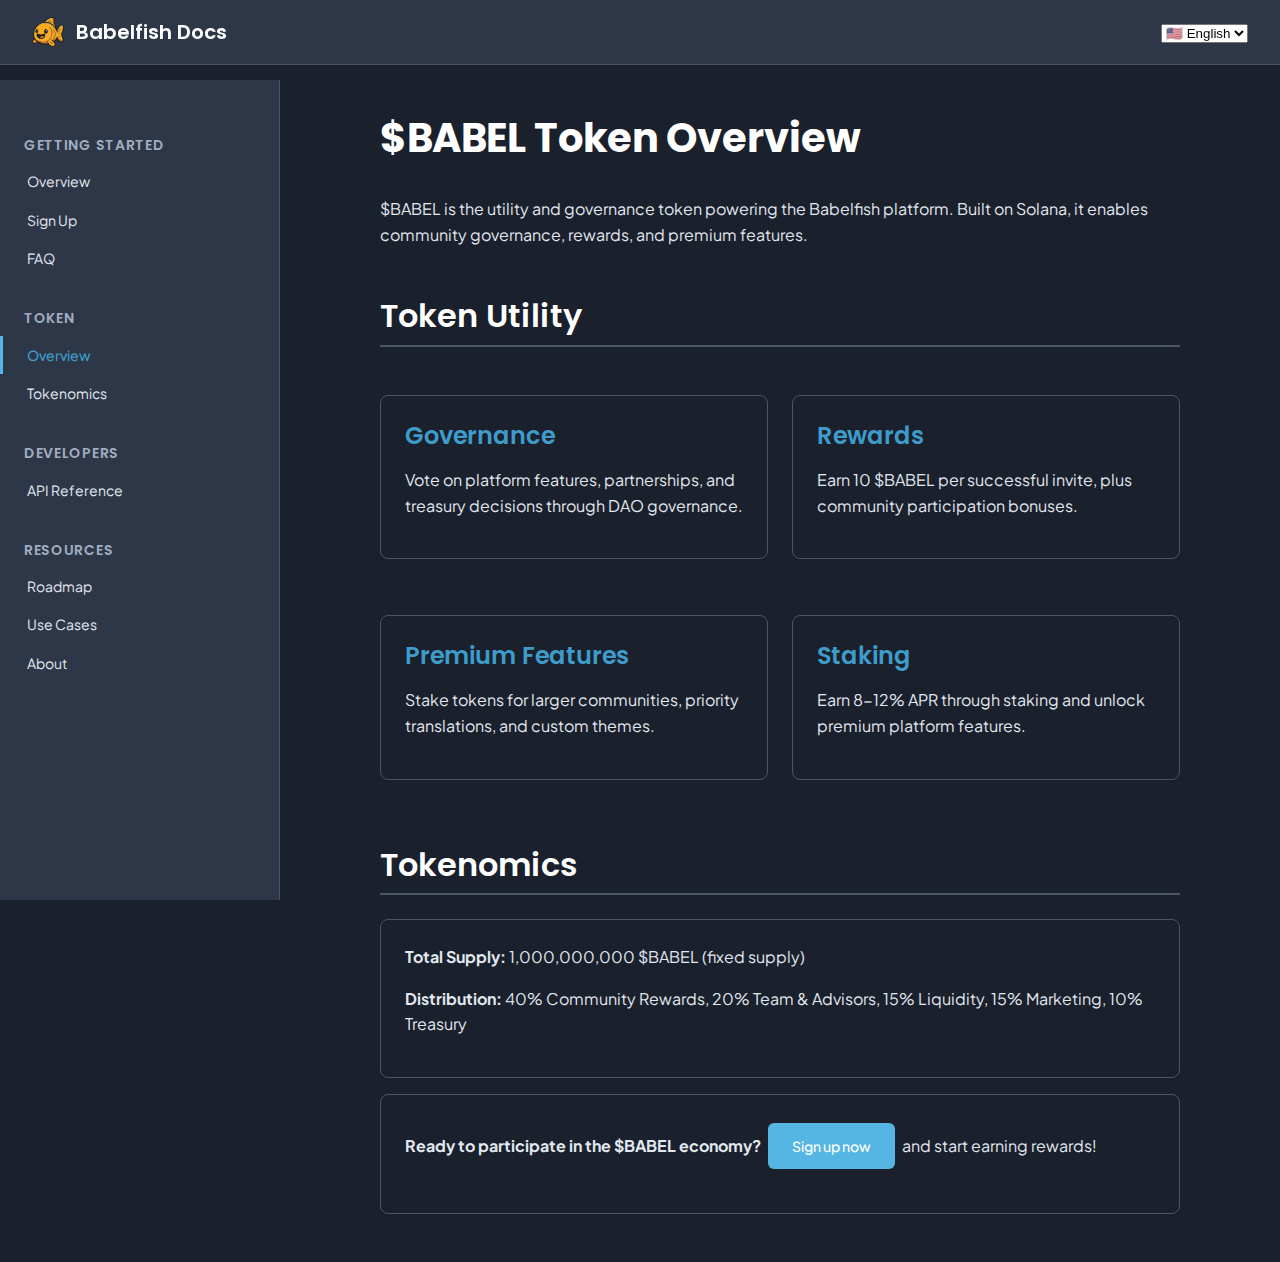
<file: token/overview.html>
<!DOCTYPE html>
<html lang="en" data-theme="dark">
<head>
    <meta charset="UTF-8">
    <meta name="viewport" content="width=device-width, initial-scale=1.0">
    <title>$BABEL Token - Babelfish Documentation</title>
    <meta name="description" content="Learn about the $BABEL token - governance, utility, and tokenomics for the Babelfish platform.">
    
    <!-- Styles -->
    <link rel="stylesheet" href="../assets/css/style.css">
    
    <!-- Fonts -->
    <link rel="preconnect" href="https://fonts.googleapis.com">
    <link rel="preconnect" href="https://fonts.gstatic.com" crossorigin>
</head>
<body>
    <div class="docs-layout">
        <!-- Header -->
        <header class="docs-header">
            <button class="mobile-menu-btn">☰</button>
            <a href="../index.html" class="logo">
                <img src="../assets/babelfish.svg" alt="Babelfish Logo">
                Babelfish Docs
            </a>
            <div class="language-selector">
                <select id="language-select" aria-label="Select language">
                    <option value="en">🇺🇸 English</option>
                    <option value="th">🇹🇭 ไทย</option>
                </select>
            </div>
        </header>

        <!-- Sidebar -->
        <nav class="docs-sidebar">
            <h3>Getting Started</h3>
            <ul>
                <li><a href="../getting-started/overview.html">Overview</a></li>
                <li><a href="../getting-started/signup.html">Sign Up</a></li>
                <li><a href="../getting-started/faq.html">FAQ</a></li>
            </ul>

            <h3>Token</h3>
            <ul>
                <li><a href="overview.html" class="active">Overview</a></li>
                <li><a href="tokenomics.html">Tokenomics</a></li>
            </ul>

            <h3>Developers</h3>
            <ul>
                <li><a href="../developers/api.html">API Reference</a></li>
            </ul>

            <h3>Resources</h3>
            <ul>
                <li><a href="../roadmap/overview.html">Roadmap</a></li>
                <li><a href="../use-cases/business.html">Use Cases</a></li>
                <li><a href="../about/mission.html">About</a></li>
            </ul>
        </nav>

        <!-- Main Content -->
        <main class="docs-main">
            <div class="docs-content">
                <div class="content">
                    <h1>$BABEL Token Overview</h1>
                    
                    <p>$BABEL is the utility and governance token powering the Babelfish platform. Built on Solana, it enables community governance, rewards, and premium features.</p>

                    <h2>Token Utility</h2>

                    <div class="grid grid-2">
                        <div class="card">
                            <h3>Governance</h3>
                            <p>Vote on platform features, partnerships, and treasury decisions through DAO governance.</p>
                        </div>

                        <div class="card">
                            <h3>Rewards</h3>
                            <p>Earn 10 $BABEL per successful invite, plus community participation bonuses.</p>
                        </div>

                        <div class="card">
                            <h3>Premium Features</h3>
                            <p>Stake tokens for larger communities, priority translations, and custom themes.</p>
                        </div>

                        <div class="card">
                            <h3>Staking</h3>
                            <p>Earn 8-12% APR through staking and unlock premium platform features.</p>
                        </div>
                    </div>

                    <h2>Tokenomics</h2>

                    <div class="card">
                        <p><strong>Total Supply:</strong> 1,000,000,000 $BABEL (fixed supply)</p>
                        <p><strong>Distribution:</strong> 40% Community Rewards, 20% Team & Advisors, 15% Liquidity, 15% Marketing, 10% Treasury</p>
                    </div>

                    <div class="card">
                        <p><strong>Ready to participate in the $BABEL economy?</strong> <a href="../getting-started/signup.html" class="btn btn-primary">Sign up now</a> and start earning rewards!</p>
                    </div>
                </div>
            </div>
        </main>
    </div>

    <!-- Scripts -->
    <script src="../assets/js/i18n.js"></script>
    <script src="../assets/js/theme.js"></script>
</body>
</html>
</file>
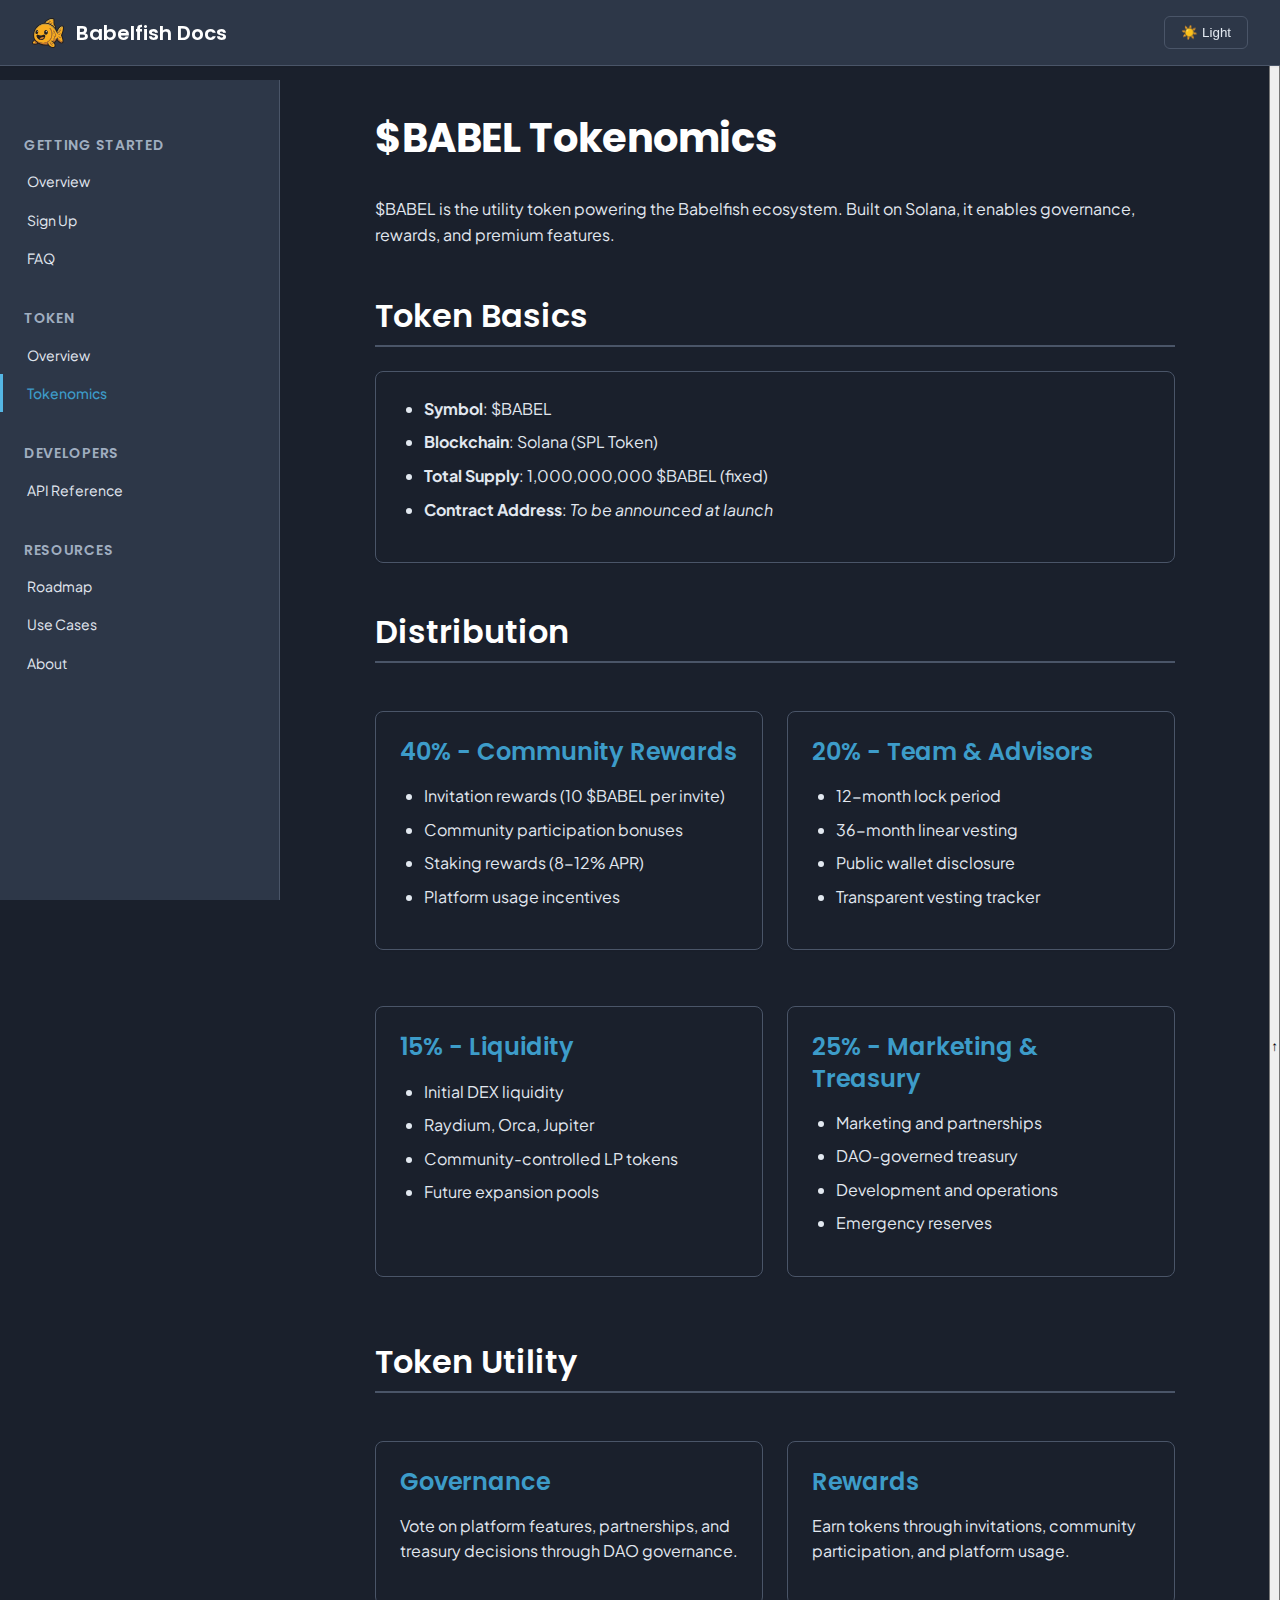
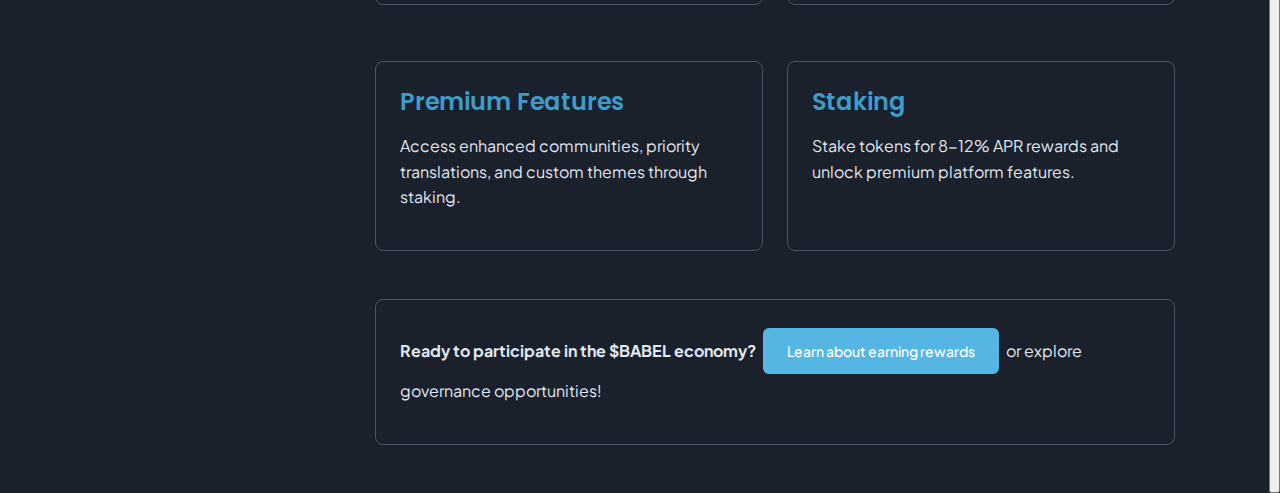
<file: token/tokenomics.html>
<!DOCTYPE html>
<html lang="en" data-theme="light">
<head>
    <meta charset="UTF-8">
    <meta name="viewport" content="width=device-width, initial-scale=1.0">
    <title>$BABEL Tokenomics - Babelfish Documentation</title>
    <meta name="description" content="Comprehensive breakdown of the $BABEL token economy, distribution, and sustainability model.">
    
    <!-- Styles -->
    <link rel="stylesheet" href="../assets/css/style.css">
    
    <!-- Fonts -->
    <link rel="preconnect" href="https://fonts.googleapis.com">
    <link rel="preconnect" href="https://fonts.gstatic.com" crossorigin>
</head>
<body>
    <div class="docs-layout">
        <!-- Header -->
        <header class="docs-header">
            <button class="mobile-menu-btn">☰</button>
            <a href="../index.html" class="logo">
                <img src="../assets/babelfish.svg" alt="Babelfish Logo">
                Babelfish Docs
            </a>
            <button class="theme-toggle">🌙 Dark</button>
        </header>

        <!-- Sidebar -->
        <nav class="docs-sidebar">
            <h3>Getting Started</h3>
            <ul>
                <li><a href="../getting-started/overview.html">Overview</a></li>
                <li><a href="../getting-started/signup.html">Sign Up</a></li>
                <li><a href="../getting-started/faq.html">FAQ</a></li>
            </ul>

            <h3>Token</h3>
            <ul>
                <li><a href="overview.html">Overview</a></li>
                <li><a href="tokenomics.html" class="active">Tokenomics</a></li>
            </ul>

            <h3>Developers</h3>
            <ul>
                <li><a href="../developers/api.html">API Reference</a></li>
            </ul>

            <h3>Resources</h3>
            <ul>
                <li><a href="../roadmap/overview.html">Roadmap</a></li>
                <li><a href="../use-cases/business.html">Use Cases</a></li>
                <li><a href="../about/mission.html">About</a></li>
            </ul>
        </nav>

        <!-- Main Content -->
        <main class="docs-main">
            <div class="docs-content">
                <div class="content">
                    <h1>$BABEL Tokenomics</h1>
                    
                    <p>$BABEL is the utility token powering the Babelfish ecosystem. Built on Solana, it enables governance, rewards, and premium features.</p>

                    <h2>Token Basics</h2>

                    <div class="card">
                        <ul>
                            <li><strong>Symbol</strong>: $BABEL</li>
                            <li><strong>Blockchain</strong>: Solana (SPL Token)</li>
                            <li><strong>Total Supply</strong>: 1,000,000,000 $BABEL (fixed)</li>
                            <li><strong>Contract Address</strong>: <em>To be announced at launch</em></li>
                        </ul>
                    </div>

                    <h2>Distribution</h2>

                    <div class="grid grid-2">
                        <div class="card">
                            <h3>40% - Community Rewards</h3>
                            <ul>
                                <li>Invitation rewards (10 $BABEL per invite)</li>
                                <li>Community participation bonuses</li>
                                <li>Staking rewards (8-12% APR)</li>
                                <li>Platform usage incentives</li>
                            </ul>
                        </div>

                        <div class="card">
                            <h3>20% - Team & Advisors</h3>
                            <ul>
                                <li>12-month lock period</li>
                                <li>36-month linear vesting</li>
                                <li>Public wallet disclosure</li>
                                <li>Transparent vesting tracker</li>
                            </ul>
                        </div>

                        <div class="card">
                            <h3>15% - Liquidity</h3>
                            <ul>
                                <li>Initial DEX liquidity</li>
                                <li>Raydium, Orca, Jupiter</li>
                                <li>Community-controlled LP tokens</li>
                                <li>Future expansion pools</li>
                            </ul>
                        </div>

                        <div class="card">
                            <h3>25% - Marketing & Treasury</h3>
                            <ul>
                                <li>Marketing and partnerships</li>
                                <li>DAO-governed treasury</li>
                                <li>Development and operations</li>
                                <li>Emergency reserves</li>
                            </ul>
                        </div>
                    </div>

                    <h2>Token Utility</h2>

                    <div class="grid grid-2">
                        <div class="card">
                            <h3>Governance</h3>
                            <p>Vote on platform features, partnerships, and treasury decisions through DAO governance.</p>
                        </div>

                        <div class="card">
                            <h3>Rewards</h3>
                            <p>Earn tokens through invitations, community participation, and platform usage.</p>
                        </div>

                        <div class="card">
                            <h3>Premium Features</h3>
                            <p>Access enhanced communities, priority translations, and custom themes through staking.</p>
                        </div>

                        <div class="card">
                            <h3>Staking</h3>
                            <p>Stake tokens for 8-12% APR rewards and unlock premium platform features.</p>
                        </div>
                    </div>

                    <div class="card">
                        <p><strong>Ready to participate in the $BABEL economy?</strong> <a href="overview.html" class="btn btn-primary">Learn about earning rewards</a> or explore governance opportunities!</p>
                    </div>
                </div>
            </div>
        </main>
        
        <!-- Back to Top Button -->
        <button class="back-to-top" aria-label="Back to top">↑</button>
    </div>

    <!-- Scripts -->
    <script src="../assets/js/theme.js"></script>
</body>
</html>
</file>
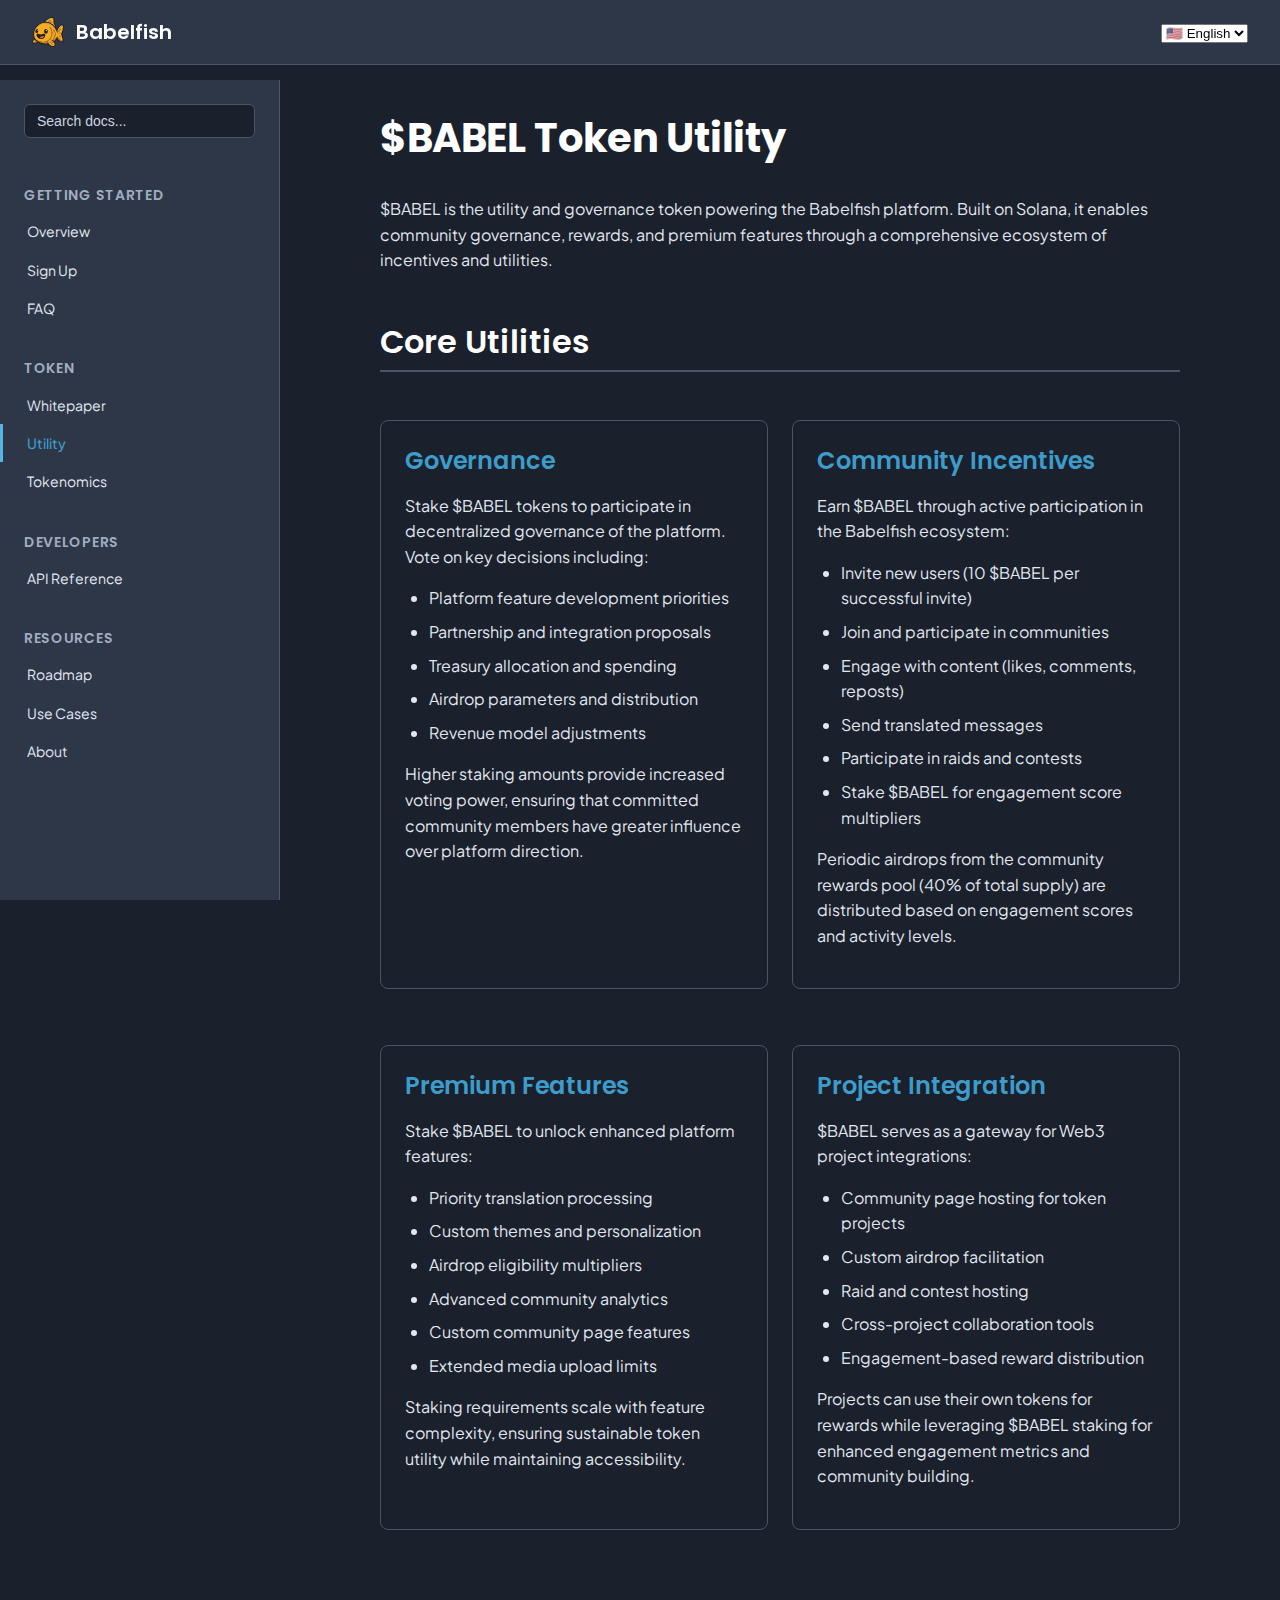
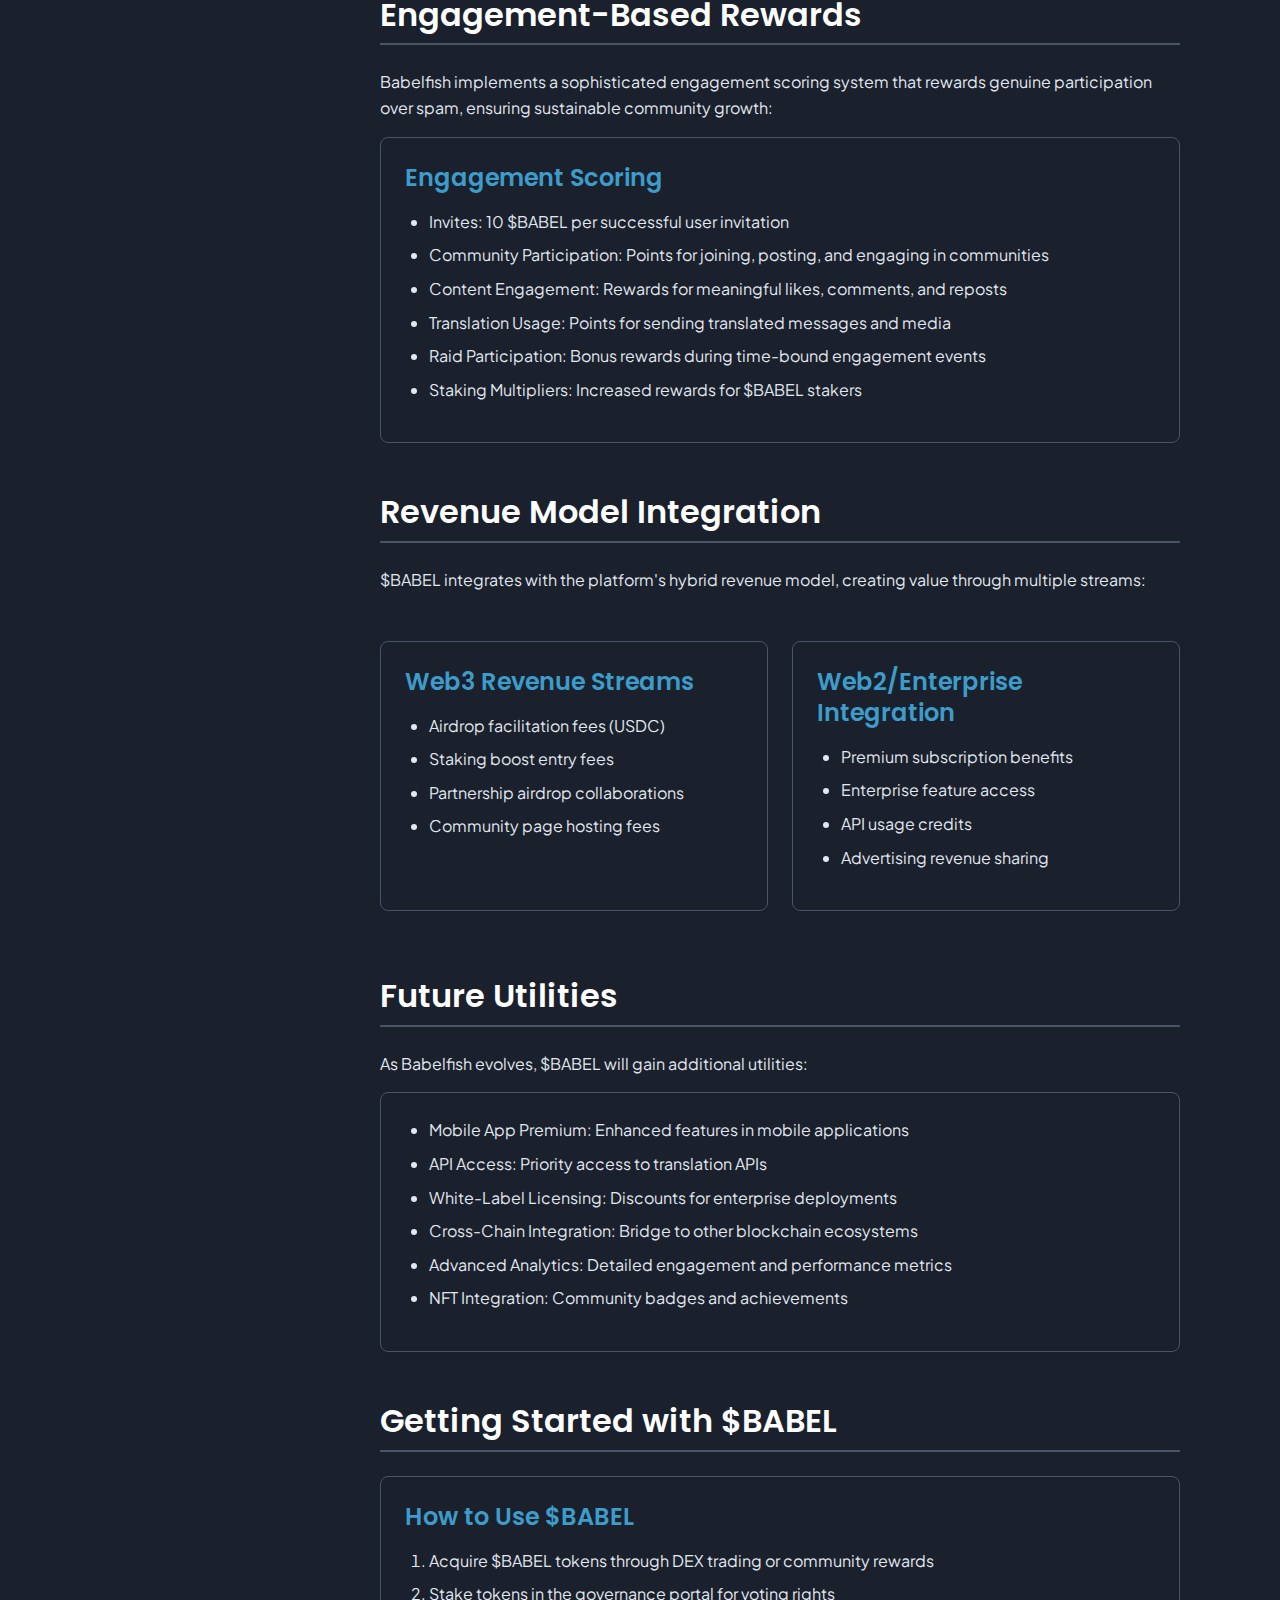
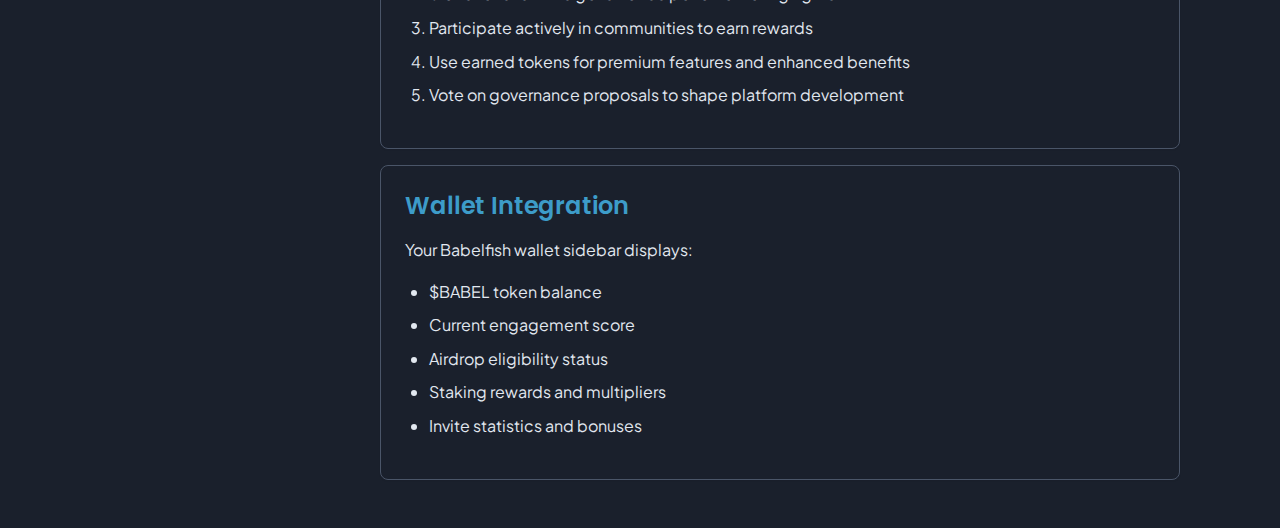
<file: token/utility.html>
<!DOCTYPE html>
<html lang="en" data-theme="dark">
<head>
    <meta charset="UTF-8">
    <meta name="viewport" content="width=device-width, initial-scale=1.0">
    <title>Token Utility - Babelfish Documentation</title>
    <meta name="description" content="Learn about $BABEL token utility, governance, and incentives">
    
    <!-- Styles -->
    <link rel="stylesheet" href="../assets/css/style.css">
    
    <!-- Fonts -->
    <link rel="preconnect" href="https://fonts.googleapis.com">
    <link rel="preconnect" href="https://fonts.gstatic.com" crossorigin>
    <link href="https://fonts.googleapis.com/css2?family=Poppins:wght@400;500;600;700&family=Plus+Jakarta+Sans:wght@300;400;500;600;700&display=swap" rel="stylesheet">
</head>
<body>
    <div class="docs-layout">
        <!-- Header -->
        <header class="docs-header">
            <button class="mobile-menu-btn">☰</button>
            <div class="header-left">
                <a href="/" class="logo">
                    <img src="../assets/babelfish.svg" alt="Babelfish Logo">
                    <span>Babelfish</span>
                </a>
            </div>
            <div class="header-right">
                <div class="language-selector">
                    <select id="language-select" aria-label="Select language">
                        <option value="en">🇺🇸 English</option>
                        <option value="th">🇹🇭 ไทย</option>
                    </select>
                </div>
            </div>
        </header>

        <!-- Sidebar -->
        <nav class="docs-sidebar">
            <div class="sidebar-search">
                <input type="text" id="search-input" placeholder="Search docs...">
            </div>
            
            <h3 data-translate="nav.getting_started">Getting Started</h3>
            <ul>
                <li><a href="../getting-started/overview.html" data-translate="nav.overview">Overview</a></li>
                <li><a href="../getting-started/signup.html" data-translate="nav.signup">Sign Up</a></li>
                <li><a href="../getting-started/faq.html" data-translate="nav.faq">FAQ</a></li>
            </ul>

            <h3 data-translate="nav.token">Token</h3>
            <ul>
                <li><a href="whitepaper.html" data-translate="nav.whitepaper">Whitepaper</a></li>
                <li><a href="utility.html" class="active" data-translate="nav.utility">Utility</a></li>
                <li><a href="tokenomics.html" data-translate="nav.tokenomics">Tokenomics</a></li>
            </ul>

            <h3 data-translate="nav.developers">Developers</h3>
            <ul>
                <li><a href="../developers/api.html" data-translate="nav.api_reference">API Reference</a></li>
            </ul>

            <h3 data-translate="nav.resources">Resources</h3>
            <ul>
                <li><a href="../roadmap/overview.html" data-translate="nav.roadmap">Roadmap</a></li>
                <li><a href="../use-cases/business.html" data-translate="nav.use_cases">Use Cases</a></li>
                <li><a href="../about/mission.html" data-translate="nav.about">About</a></li>
            </ul>
        </nav>

        <!-- Main Content -->
        <main class="docs-main">
            <div class="docs-content">
                <div class="content">
                    <h1 data-translate="token.utility.title">$BABEL Token Utility</h1>
                    
                    <p data-translate="token.utility.description">$BABEL is the utility and governance token powering the Babelfish platform. Built on Solana, it enables community governance, rewards, and premium features through a comprehensive ecosystem of incentives and utilities.</p>

                    <h2 data-translate="token.utility.core_utilities">Core Utilities</h2>

                    <div class="grid grid-2">
                        <div class="card">
                            <h3 data-translate="token.utility.governance.title">Governance</h3>
                            <p data-translate="token.utility.governance.description">Stake $BABEL tokens to participate in decentralized governance of the platform. Vote on key decisions including:</p>
                            <ul>
                                <li data-translate="token.utility.governance.feature1">Platform feature development priorities</li>
                                <li data-translate="token.utility.governance.feature2">Partnership and integration proposals</li>
                                <li data-translate="token.utility.governance.feature3">Treasury allocation and spending</li>
                                <li data-translate="token.utility.governance.feature4">Airdrop parameters and distribution</li>
                                <li data-translate="token.utility.governance.feature5">Revenue model adjustments</li>
                            </ul>
                            <p data-translate="token.utility.governance.staking">Higher staking amounts provide increased voting power, ensuring that committed community members have greater influence over platform direction.</p>
                        </div>

                        <div class="card">
                            <h3 data-translate="token.utility.incentives.title">Community Incentives</h3>
                            <p data-translate="token.utility.incentives.description">Earn $BABEL through active participation in the Babelfish ecosystem:</p>
                            <ul>
                                <li data-translate="token.utility.incentives.feature1">Invite new users and expand the community</li>
                                <li data-translate="token.utility.incentives.feature2">Join and participate in communities</li>
                                <li data-translate="token.utility.incentives.feature3">Engage with content (likes, comments, reposts)</li>
                                <li data-translate="token.utility.incentives.feature4">Send translated messages</li>
                                <li data-translate="token.utility.incentives.feature5">Participate in raids and contests</li>
                                <li data-translate="token.utility.incentives.feature6">Stake $BABEL for engagement score multipliers</li>
                            </ul>
                            <p data-translate="token.utility.incentives.airdrop">Seasonal and periodic airdrops from the community rewards pool (40% of total supply) are distributed based on engagement scores and activity levels. Token projects can host custom airdrops using their own tokens, rewarding top engagers on their community pages, chats, or during raids.</p>
                        </div>

                        <div class="card">
                            <h3 data-translate="token.utility.premium.title">Premium Features</h3>
                            <p data-translate="token.utility.premium.description">Stake $BABEL to unlock enhanced platform features:</p>
                            <ul>
                                <li data-translate="token.utility.premium.feature1">Priority translation processing</li>
                                <li data-translate="token.utility.premium.feature2">Custom themes and personalization</li>
                                <li data-translate="token.utility.premium.feature3">Airdrop eligibility multipliers</li>
                                <li data-translate="token.utility.premium.feature4">Advanced community analytics</li>
                                <li data-translate="token.utility.premium.feature5">Custom community page features</li>
                                <li data-translate="token.utility.premium.feature6">Extended media upload limits</li>
                            </ul>
                            <p data-translate="token.utility.premium.staking">Staking requirements scale with feature complexity, ensuring sustainable token utility while maintaining accessibility.</p>
                        </div>

                        <div class="card">
                            <h3 data-translate="token.utility.integration.title">Project Integration</h3>
                            <p data-translate="token.utility.integration.description">$BABEL serves as a gateway for Web3 project integrations:</p>
                            <ul>
                                <li data-translate="token.utility.integration.feature1">Community page hosting for token projects</li>
                                <li data-translate="token.utility.integration.feature2">Custom airdrop facilitation</li>
                                <li data-translate="token.utility.integration.feature3">Raid and contest hosting</li>
                                <li data-translate="token.utility.integration.feature4">Cross-project collaboration tools</li>
                                <li data-translate="token.utility.integration.feature5">Engagement-based reward distribution</li>
                            </ul>
                            <p data-translate="token.utility.integration.ecosystem">Projects can use their own tokens for rewards while leveraging $BABEL staking for enhanced engagement metrics and community building.</p>
                        </div>
                    </div>

                    <h2 data-translate="token.utility.engagement_system">Engagement-Based Rewards</h2>
                    
                    <p data-translate="token.utility.engagement_description">Babelfish implements a sophisticated engagement scoring system that rewards genuine participation over spam, ensuring sustainable community growth:</p>

                    <div class="card">
                        <h3 data-translate="token.utility.scoring.title">Engagement Scoring</h3>
                        <ul>
                            <li data-translate="token.utility.scoring.feature1"><strong>Invites:</strong> 10 $BABEL per successful user invitation</li>
                            <li data-translate="token.utility.scoring.feature2"><strong>Community Participation:</strong> Points for joining, posting, and engaging in communities</li>
                            <li data-translate="token.utility.scoring.feature3"><strong>Content Engagement:</strong> Rewards for meaningful likes, comments, and reposts</li>
                            <li data-translate="token.utility.scoring.feature4"><strong>Translation Usage:</strong> Points for sending translated messages and media</li>
                            <li data-translate="token.utility.scoring.feature5"><strong>Raid Participation:</strong> Bonus rewards during time-bound engagement events</li>
                            <li data-translate="token.utility.scoring.feature6"><strong>Staking Multipliers:</strong> Increased rewards for $BABEL stakers</li>
                        </ul>
                    </div>

                    <h2 data-translate="token.utility.revenue_integration">Revenue Model Integration</h2>
                    
                    <p data-translate="token.utility.revenue_description">$BABEL integrates with the platform's hybrid revenue model, creating value through multiple streams:</p>

                    <div class="grid grid-2">
                        <div class="card">
                            <h3 data-translate="token.utility.web3_revenue.title">Web3 Revenue Streams</h3>
                            <ul>
                                <li data-translate="token.utility.web3_revenue.feature1">Airdrop facilitation fees (USDC)</li>
                                <li data-translate="token.utility.web3_revenue.feature2">Staking boost entry fees</li>
                                <li data-translate="token.utility.web3_revenue.feature3">Partnership airdrop collaborations</li>
                                <li data-translate="token.utility.web3_revenue.feature4">Community page hosting fees</li>
                            </ul>
                        </div>

                        <div class="card">
                            <h3 data-translate="token.utility.web2_revenue.title">Web2/Enterprise Integration</h3>
                            <ul>
                                <li data-translate="token.utility.web2_revenue.feature1">Premium subscription benefits</li>
                                <li data-translate="token.utility.web2_revenue.feature2">Enterprise feature access</li>
                                <li data-translate="token.utility.web2_revenue.feature3">API usage credits</li>
                                <li data-translate="token.utility.web2_revenue.feature4">Advertising revenue sharing</li>
                            </ul>
                        </div>
                    </div>

                    <h2 data-translate="token.utility.future_utilities">Future Utilities</h2>
                    
                    <p data-translate="token.utility.future_description">As Babelfish evolves, $BABEL will gain additional utilities:</p>

                    <div class="card">
                        <ul>
                            <li data-translate="token.utility.future.feature1"><strong>Mobile App Premium:</strong> Enhanced features in mobile applications</li>
                            <li data-translate="token.utility.future.feature2"><strong>API Access:</strong> Priority access to translation APIs</li>
                            <li data-translate="token.utility.future.feature3"><strong>White-Label Licensing:</strong> Discounts for enterprise deployments</li>
                            <li data-translate="token.utility.future.feature4"><strong>Cross-Chain Integration:</strong> Bridge to other blockchain ecosystems</li>
                            <li data-translate="token.utility.future.feature5"><strong>Advanced Analytics:</strong> Detailed engagement and performance metrics</li>
                            <li data-translate="token.utility.future.feature6"><strong>NFT Integration:</strong> Community badges and achievements</li>
                        </ul>
                    </div>

                    <h2 data-translate="token.utility.getting_started">Getting Started with $BABEL</h2>
                    
                    <div class="card">
                        <h3 data-translate="token.utility.steps.title">How to Use $BABEL</h3>
                        <ol>
                            <li data-translate="token.utility.steps.step1">Acquire $BABEL tokens through DEX trading or community rewards</li>
                            <li data-translate="token.utility.steps.step2">Stake tokens in the governance portal for voting rights</li>
                            <li data-translate="token.utility.steps.step3">Participate actively in communities to earn rewards</li>
                            <li data-translate="token.utility.steps.step4">Use earned tokens for premium features and enhanced benefits</li>
                            <li data-translate="token.utility.steps.step5">Vote on governance proposals to shape platform development</li>
                        </ol>
                    </div>

                    <div class="card">
                        <h3 data-translate="token.utility.wallet.title">Wallet Integration</h3>
                        <p data-translate="token.utility.wallet.description">Your Babelfish wallet sidebar displays:</p>
                        <ul>
                            <li data-translate="token.utility.wallet.feature1">$BABEL token balance</li>
                            <li data-translate="token.utility.wallet.feature2">Current engagement score</li>
                            <li data-translate="token.utility.wallet.feature3">Airdrop eligibility status</li>
                            <li data-translate="token.utility.wallet.feature4">Staking rewards and multipliers</li>
                            <li data-translate="token.utility.wallet.feature5">Invite statistics and bonuses</li>
                        </ul>
                    </div>

                </div>
            </div>
        </main>
    </div>

    <!-- Scripts -->
    <script src="../assets/js/i18n.js"></script>
    <script src="../assets/js/theme.js"></script>
</body>
</html>
</file>
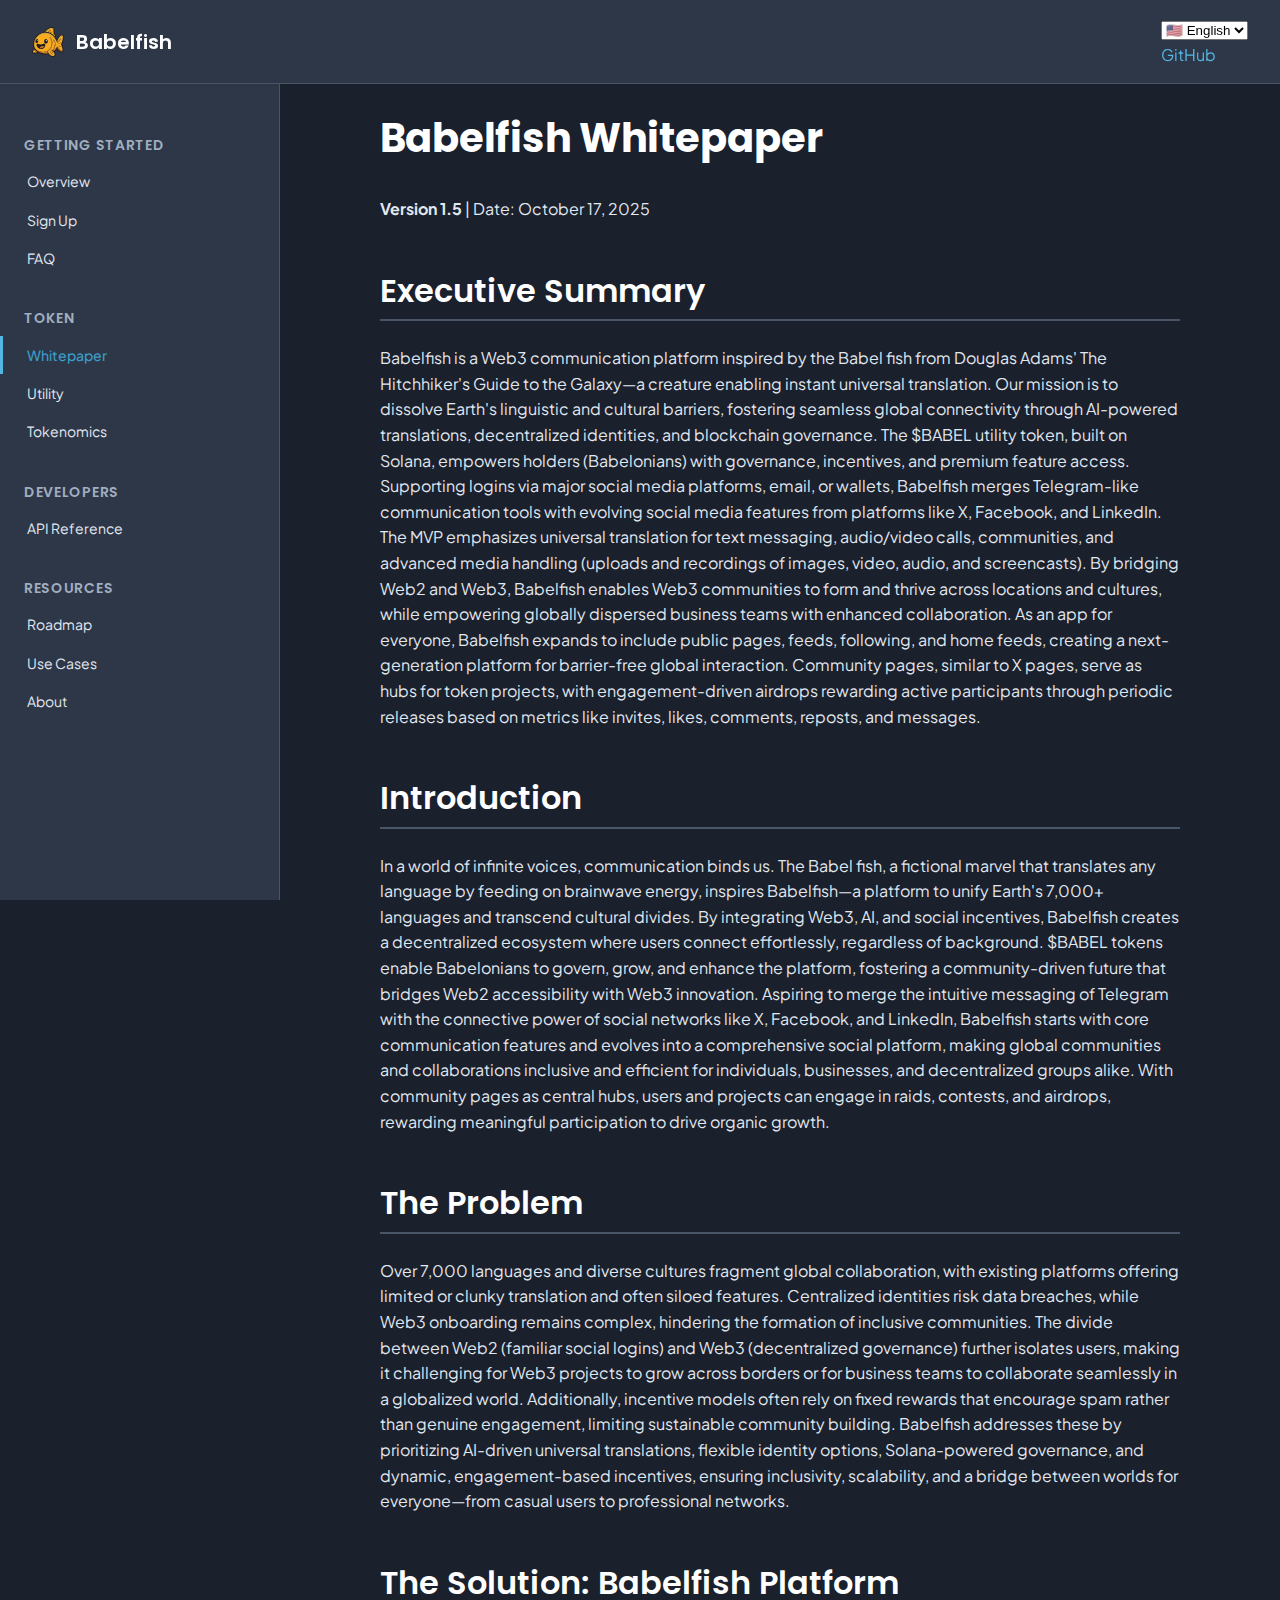
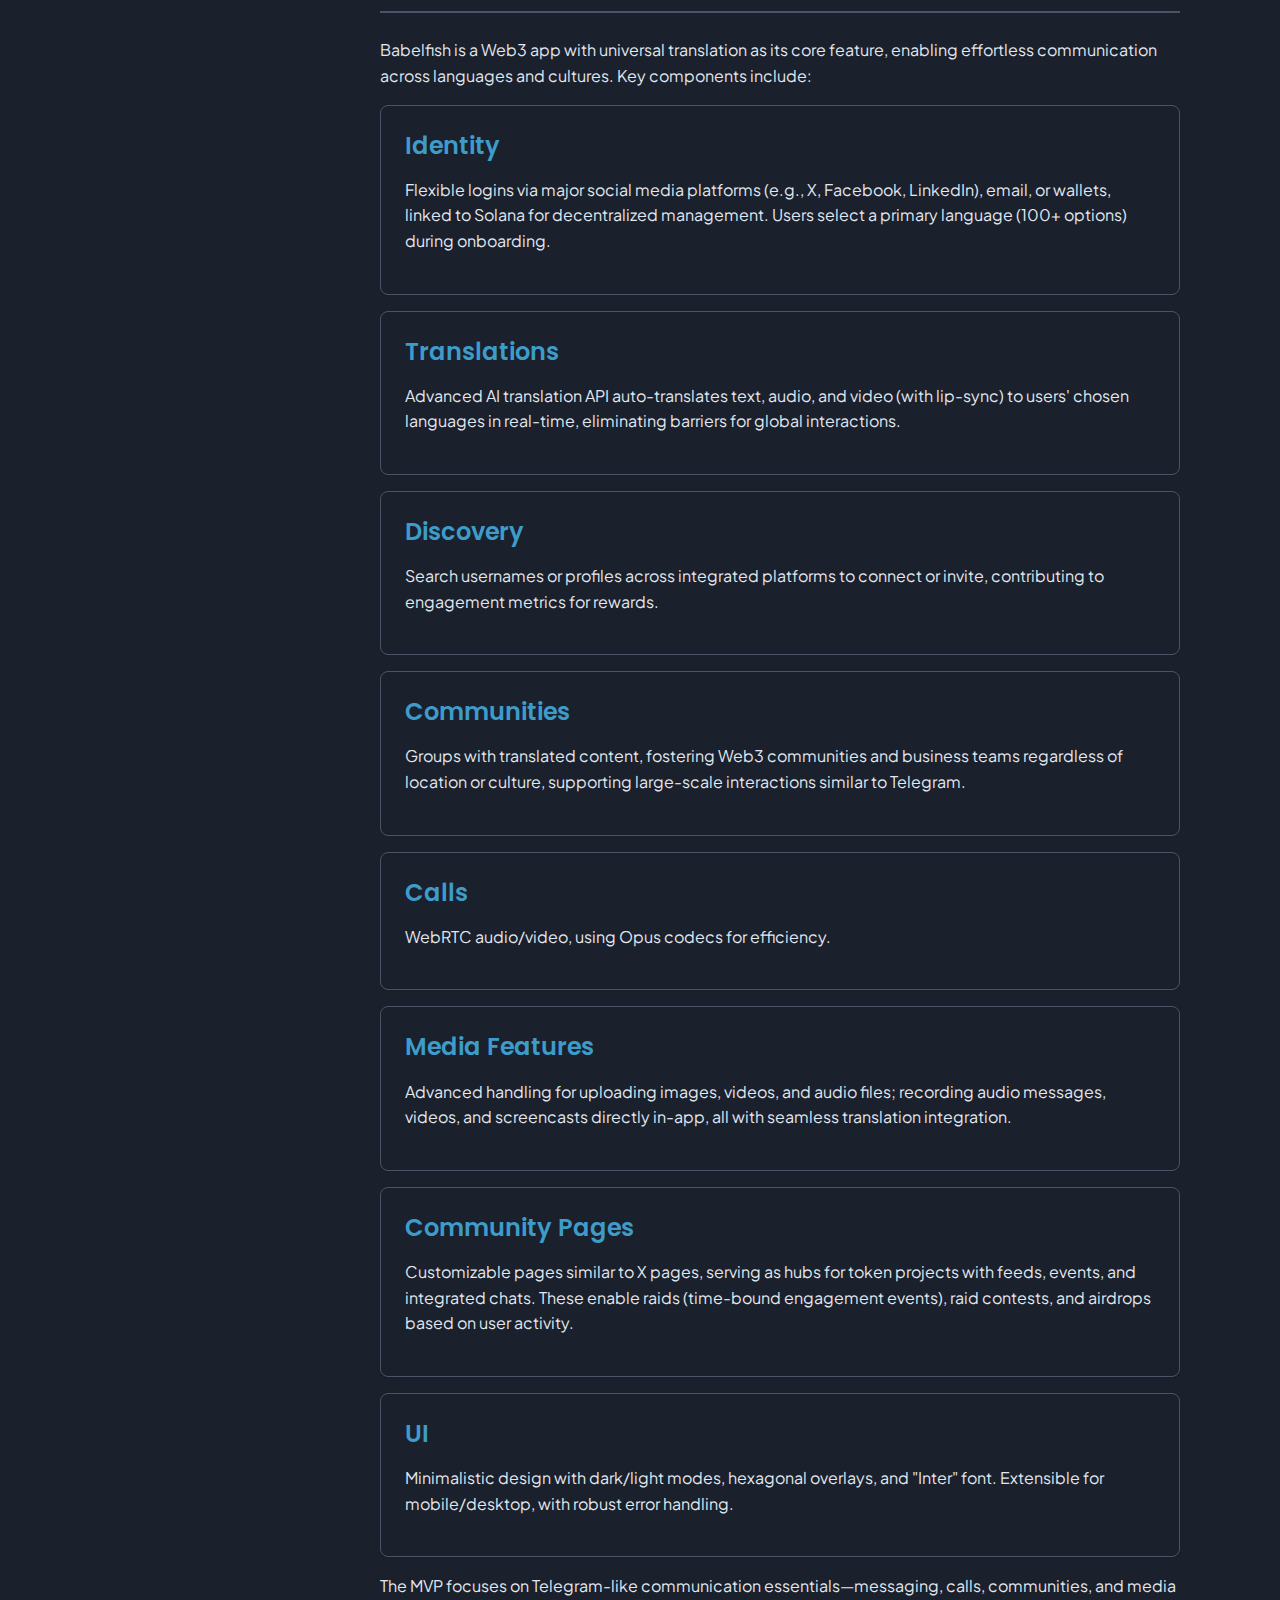
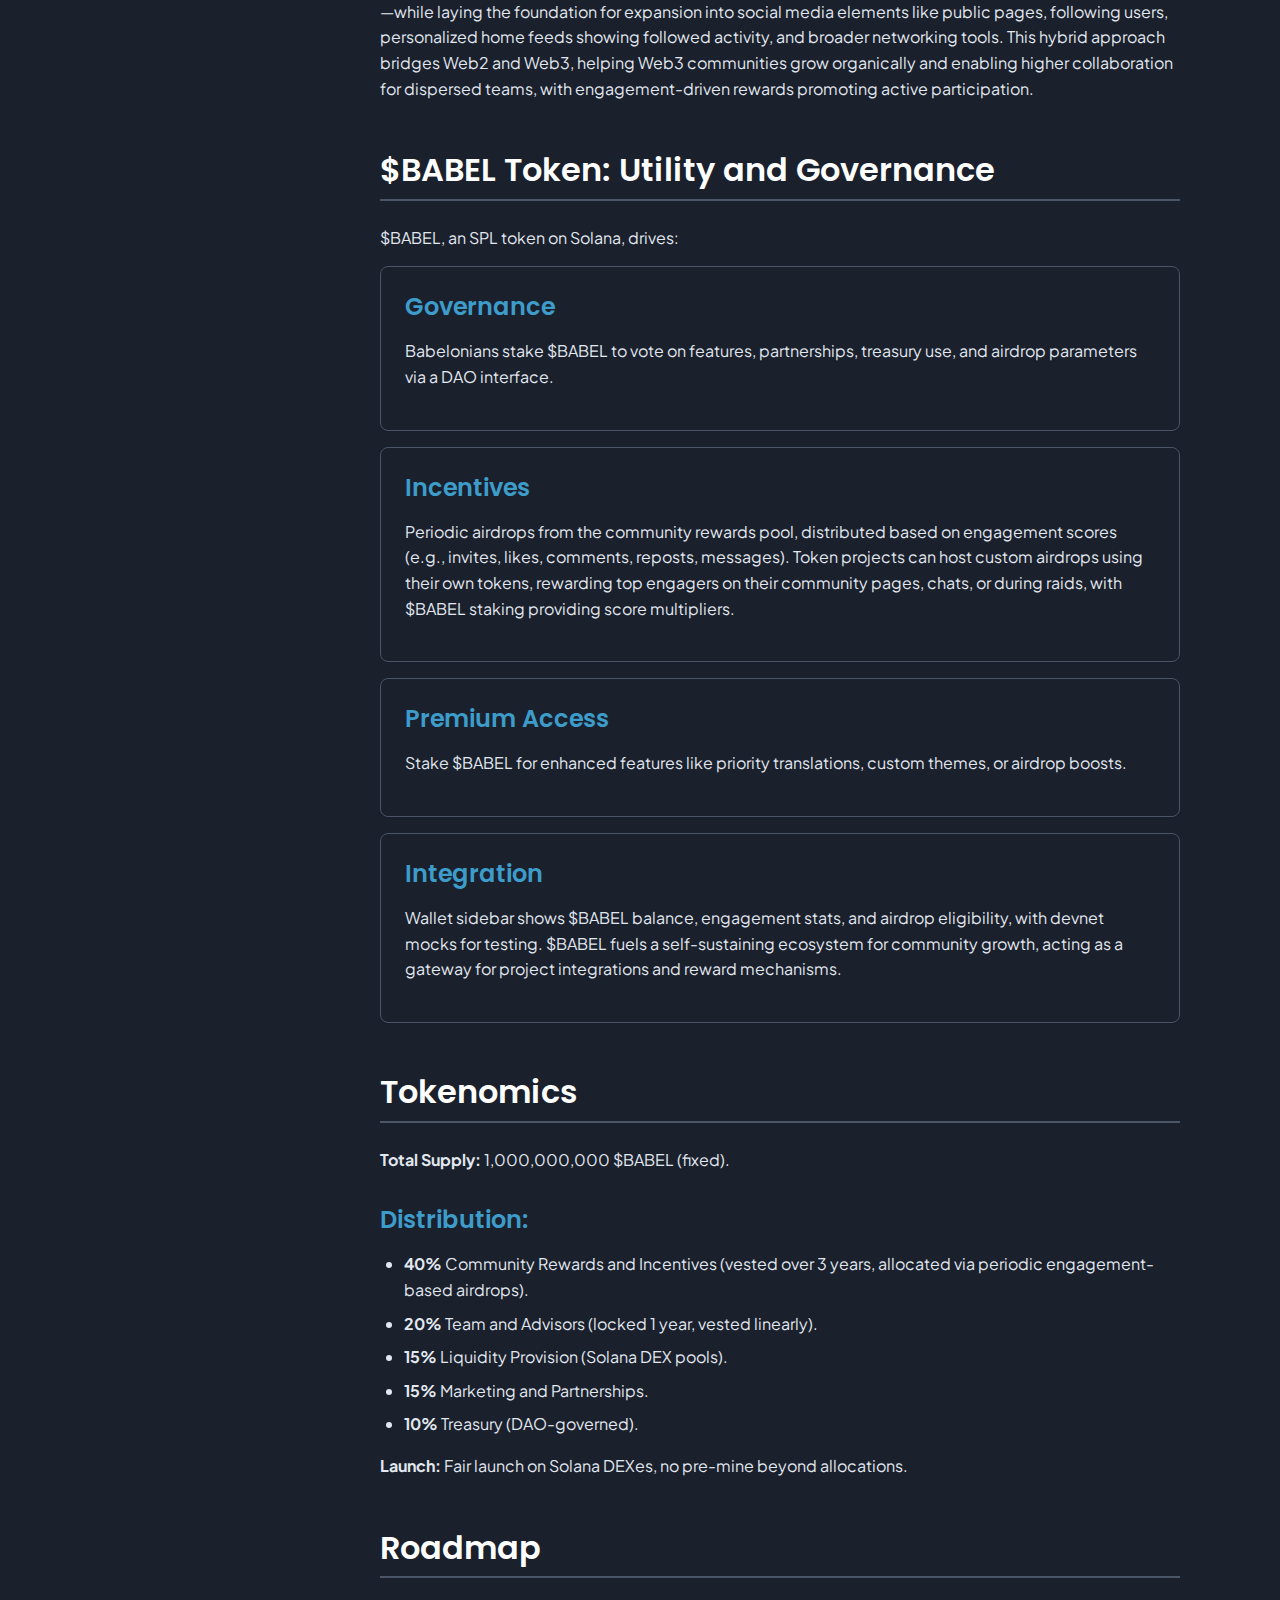
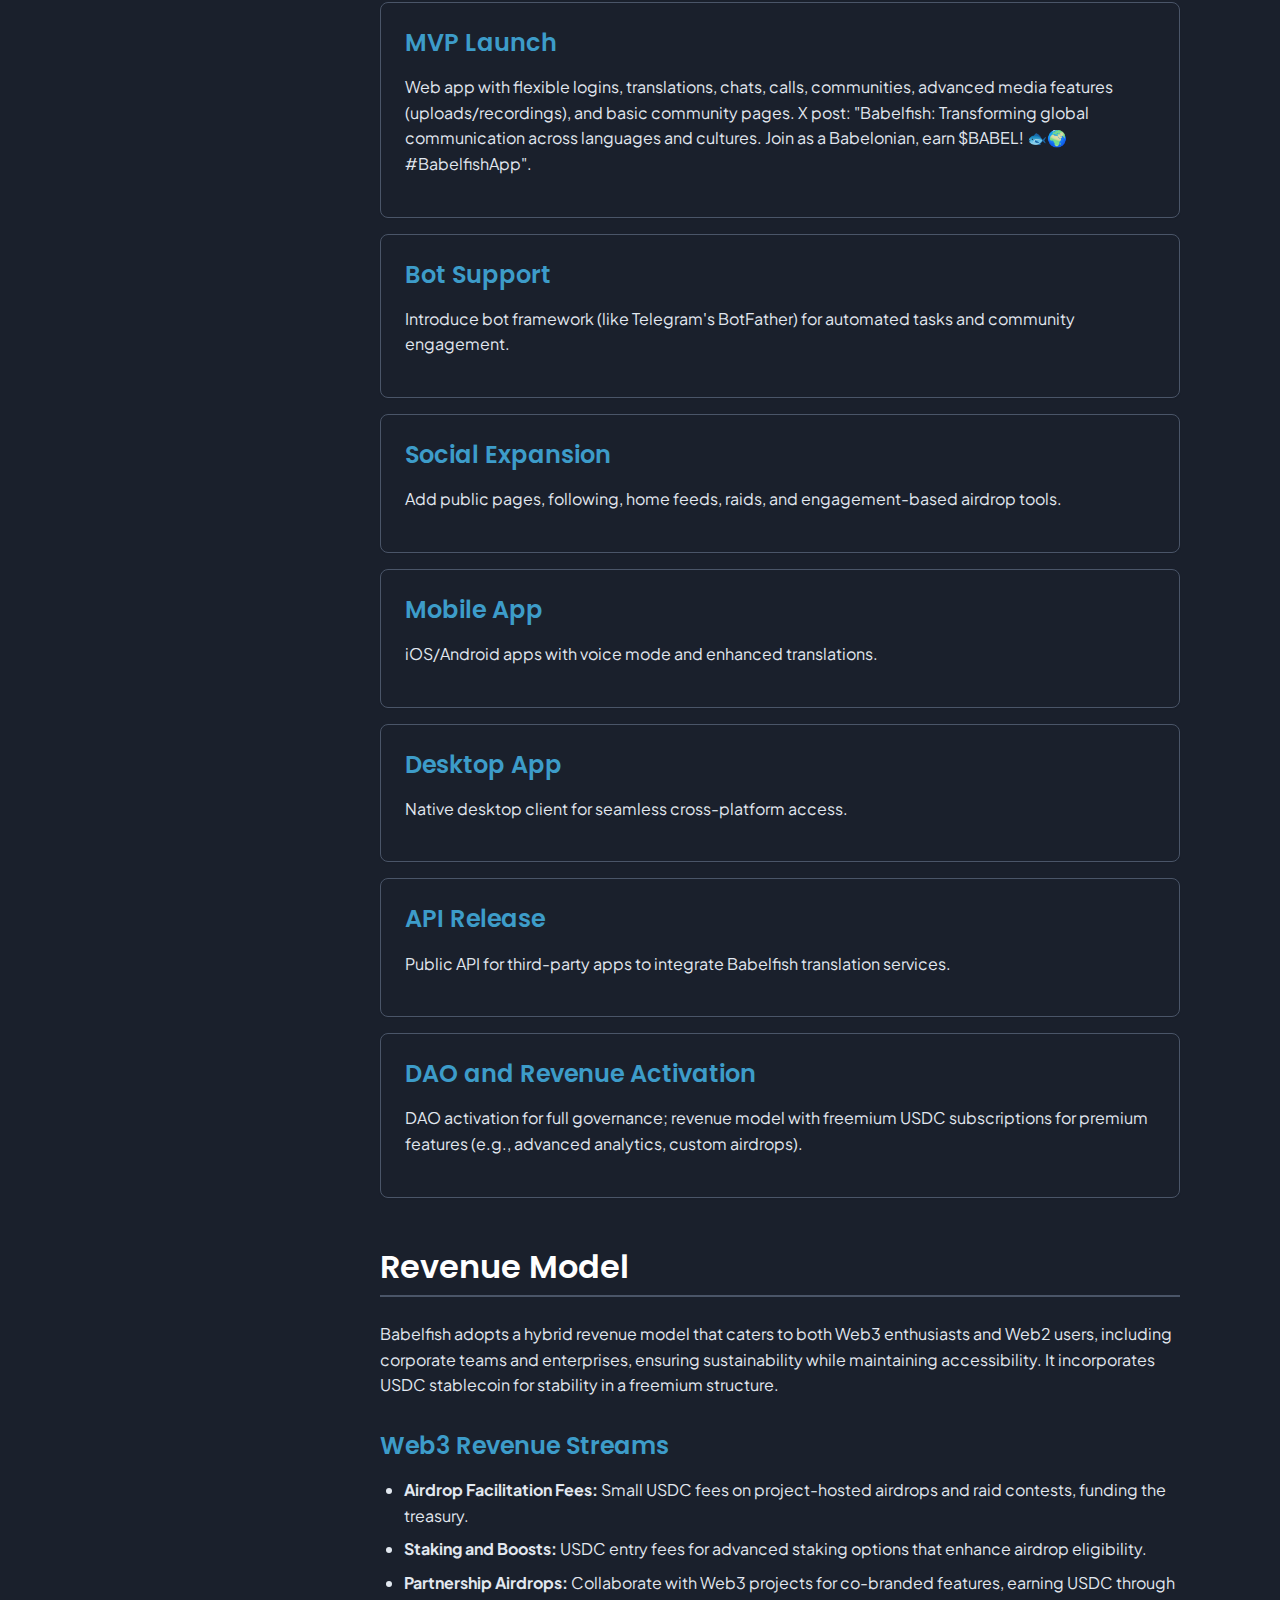
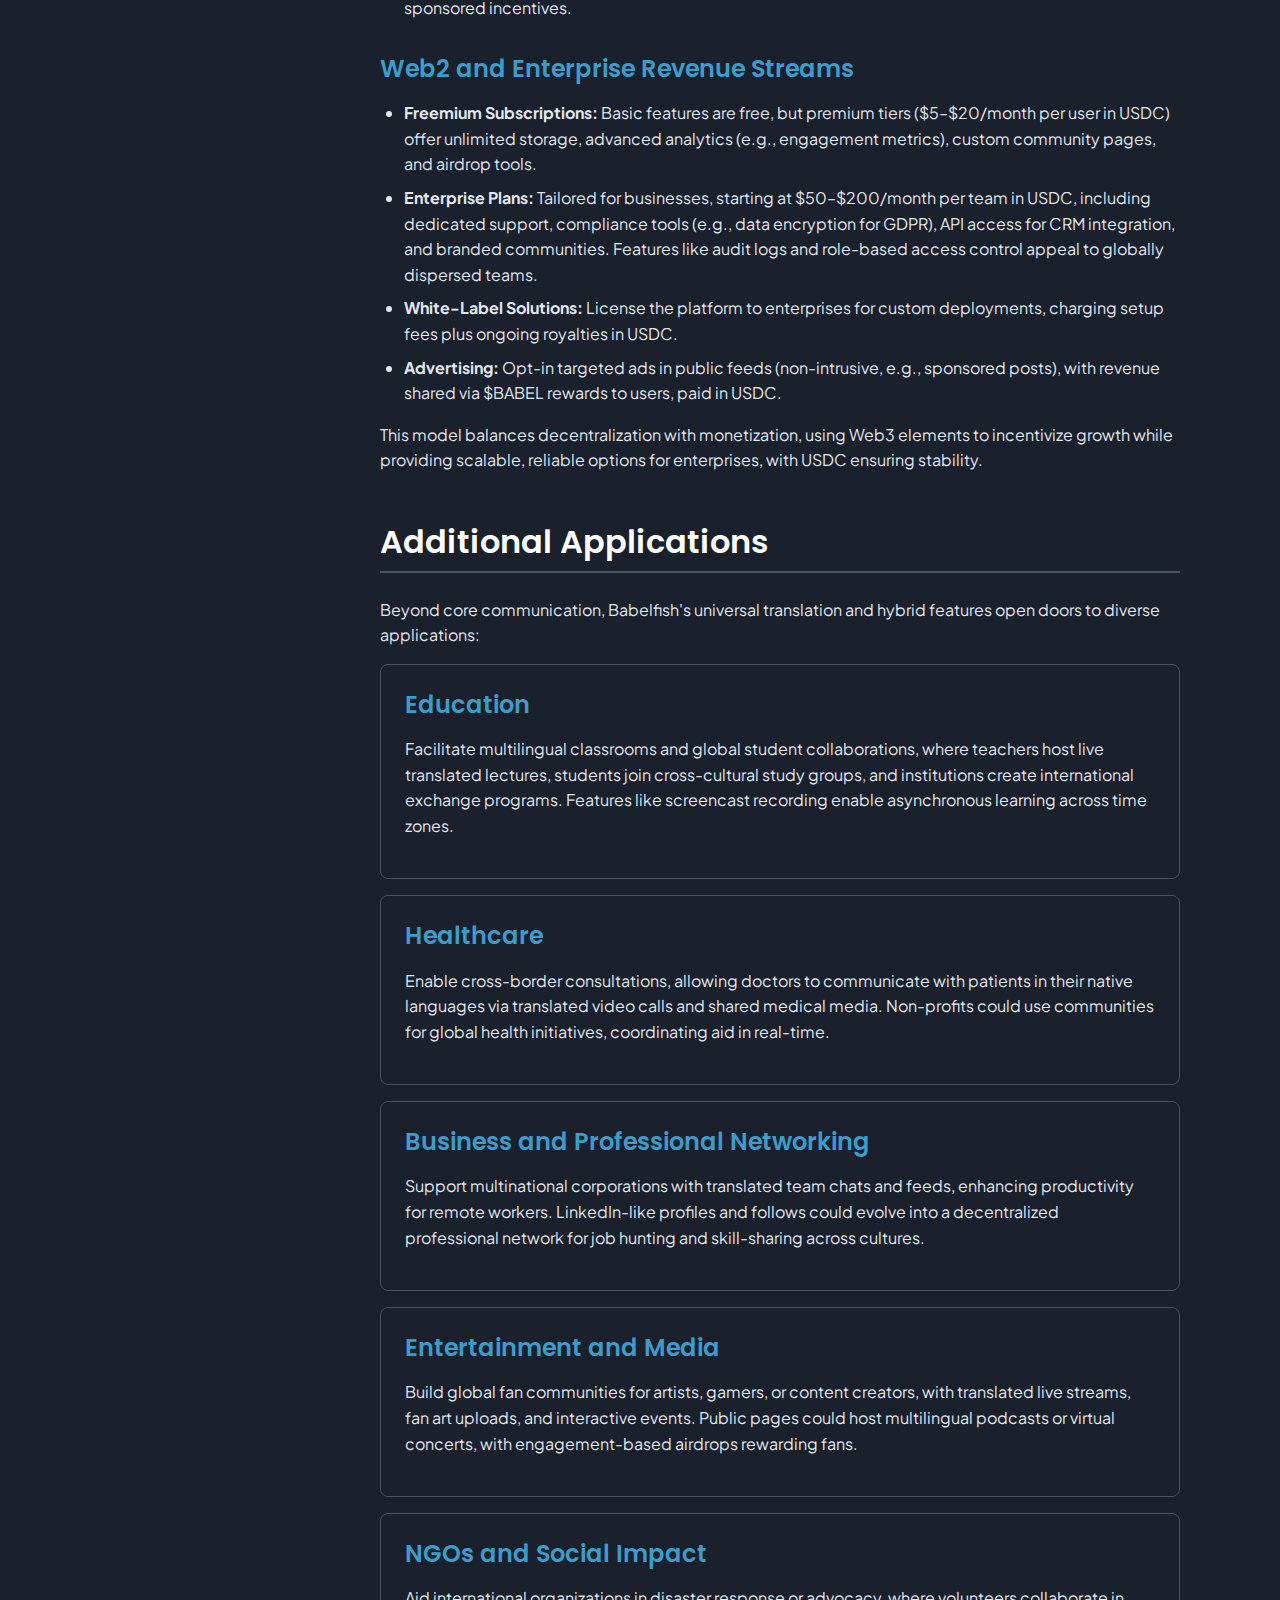
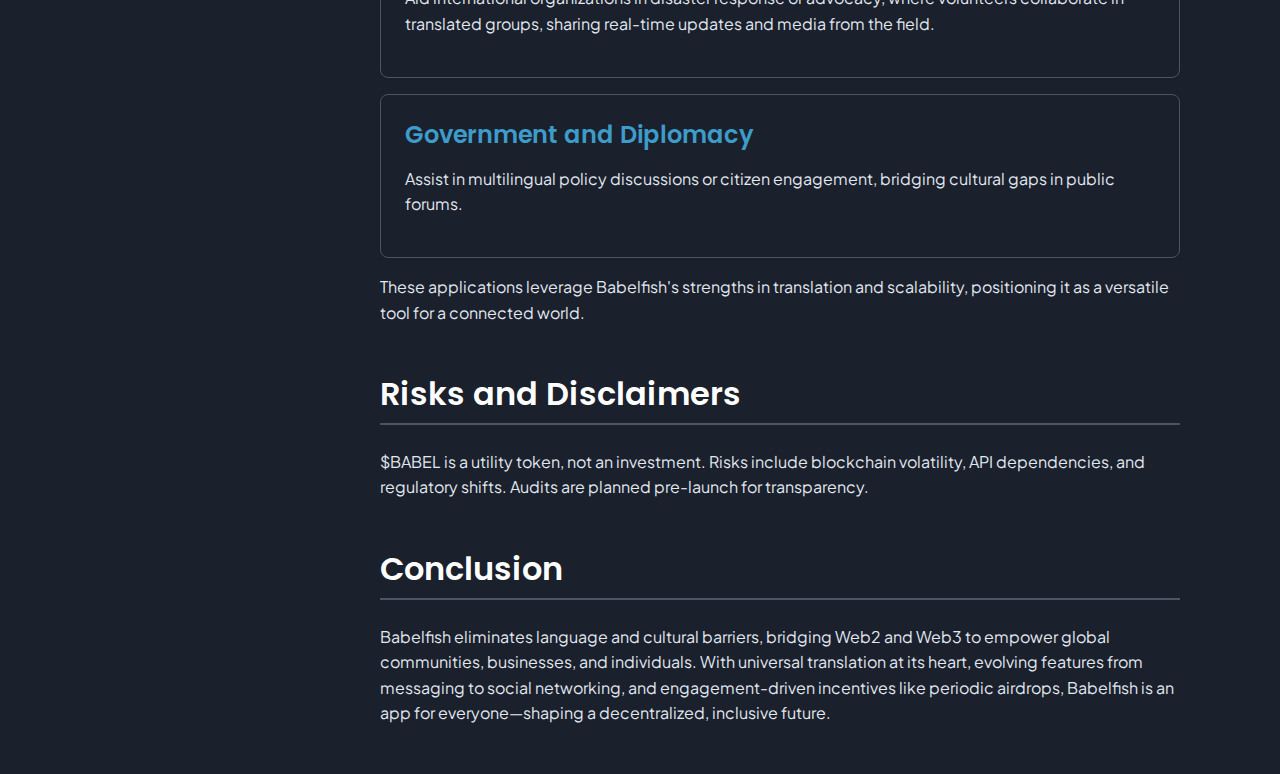
<file: token/whitepaper.html>
<!DOCTYPE html>
<html lang="en" data-theme="dark">
<head>
    <meta charset="UTF-8">
    <meta name="viewport" content="width=device-width, initial-scale=1.0">
    <title>Whitepaper - Babelfish Documentation</title>
    <meta name="description" content="Babelfish Whitepaper - Universal communication across languages and cultures">
    
    <!-- Styles -->
    <link rel="stylesheet" href="../assets/css/style.css">
    
    <!-- Fonts -->
    <link rel="preconnect" href="https://fonts.googleapis.com">
    <link rel="preconnect" href="https://fonts.gstatic.com" crossorigin>
    <link href="https://fonts.googleapis.com/css2?family=Poppins:wght@400;500;600;700&family=Plus+Jakarta+Sans:wght@300;400;500;600;700&display=swap" rel="stylesheet">
</head>
<body>
    <div class="docs-layout">
        <!-- Header -->
        <header class="docs-header">
            <button class="mobile-menu-btn">☰</button>
            <div class="header-left">
                <a href="/" class="logo">
                    <img src="../assets/babelfish.svg" alt="Babelfish Logo">
                    <span>Babelfish</span>
                </a>
            </div>
            <div class="header-right">
                <div class="language-selector">
                    <select id="language-select" aria-label="Select language">
                        <option value="en">🇺🇸 English</option>
                        <option value="th">🇹🇭 ไทย</option>
                    </select>
                </div>
                <a href="https://github.com/babelfishfun/docs" target="_blank" class="github-link">GitHub</a>
            </div>
        </header>

        <!-- Sidebar -->
        <nav class="docs-sidebar">
            <h3 data-translate="nav.getting_started">Getting Started</h3>
            <ul>
                <li><a href="../getting-started/overview.html" data-translate="nav.overview">Overview</a></li>
                <li><a href="../getting-started/signup.html" data-translate="nav.signup">Sign Up</a></li>
                <li><a href="../getting-started/faq.html" data-translate="nav.faq">FAQ</a></li>
            </ul>

            <h3 data-translate="nav.token">Token</h3>
            <ul>
                <li><a href="whitepaper.html" class="active" data-translate="nav.whitepaper">Whitepaper</a></li>
                <li><a href="utility.html" data-translate="nav.utility">Utility</a></li>
                <li><a href="tokenomics.html" data-translate="nav.tokenomics">Tokenomics</a></li>
            </ul>

            <h3 data-translate="nav.developers">Developers</h3>
            <ul>
                <li><a href="../developers/api.html" data-translate="nav.api_reference">API Reference</a></li>
            </ul>

            <h3 data-translate="nav.resources">Resources</h3>
            <ul>
                <li><a href="../roadmap/overview.html" data-translate="nav.roadmap">Roadmap</a></li>
                <li><a href="../use-cases/business.html" data-translate="nav.use_cases">Use Cases</a></li>
                <li><a href="../about/mission.html" data-translate="nav.about">About</a></li>
            </ul>
        </nav>

        <!-- Main Content -->
        <main class="docs-main">
            <div class="docs-content">
                <div class="content">
                    <h1>Babelfish Whitepaper</h1>
                    <p><strong>Version 1.5</strong> | Date: October 17, 2025</p>

                    <h2>Executive Summary</h2>
                    <p>Babelfish is a Web3 communication platform inspired by the Babel fish from Douglas Adams' The Hitchhiker's Guide to the Galaxy—a creature enabling instant universal translation. Our mission is to dissolve Earth's linguistic and cultural barriers, fostering seamless global connectivity through AI-powered translations, decentralized identities, and blockchain governance. The $BABEL utility token, built on Solana, empowers holders (Babelonians) with governance, incentives, and premium feature access. Supporting logins via major social media platforms, email, or wallets, Babelfish merges Telegram-like communication tools with evolving social media features from platforms like X, Facebook, and LinkedIn. The MVP emphasizes universal translation for text messaging, audio/video calls, communities, and advanced media handling (uploads and recordings of images, video, audio, and screencasts). By bridging Web2 and Web3, Babelfish enables Web3 communities to form and thrive across locations and cultures, while empowering globally dispersed business teams with enhanced collaboration. As an app for everyone, Babelfish expands to include public pages, feeds, following, and home feeds, creating a next-generation platform for barrier-free global interaction. Community pages, similar to X pages, serve as hubs for token projects, with engagement-driven airdrops rewarding active participants through periodic releases based on metrics like invites, likes, comments, reposts, and messages.</p>

                    <h2>Introduction</h2>
                    <p>In a world of infinite voices, communication binds us. The Babel fish, a fictional marvel that translates any language by feeding on brainwave energy, inspires Babelfish—a platform to unify Earth's 7,000+ languages and transcend cultural divides. By integrating Web3, AI, and social incentives, Babelfish creates a decentralized ecosystem where users connect effortlessly, regardless of background. $BABEL tokens enable Babelonians to govern, grow, and enhance the platform, fostering a community-driven future that bridges Web2 accessibility with Web3 innovation. Aspiring to merge the intuitive messaging of Telegram with the connective power of social networks like X, Facebook, and LinkedIn, Babelfish starts with core communication features and evolves into a comprehensive social platform, making global communities and collaborations inclusive and efficient for individuals, businesses, and decentralized groups alike. With community pages as central hubs, users and projects can engage in raids, contests, and airdrops, rewarding meaningful participation to drive organic growth.</p>

                    <h2>The Problem</h2>
                    <p>Over 7,000 languages and diverse cultures fragment global collaboration, with existing platforms offering limited or clunky translation and often siloed features. Centralized identities risk data breaches, while Web3 onboarding remains complex, hindering the formation of inclusive communities. The divide between Web2 (familiar social logins) and Web3 (decentralized governance) further isolates users, making it challenging for Web3 projects to grow across borders or for business teams to collaborate seamlessly in a globalized world. Additionally, incentive models often rely on fixed rewards that encourage spam rather than genuine engagement, limiting sustainable community building. Babelfish addresses these by prioritizing AI-driven universal translations, flexible identity options, Solana-powered governance, and dynamic, engagement-based incentives, ensuring inclusivity, scalability, and a bridge between worlds for everyone—from casual users to professional networks.</p>

                    <h2>The Solution: Babelfish Platform</h2>
                    <p>Babelfish is a Web3 app with universal translation as its core feature, enabling effortless communication across languages and cultures. Key components include:</p>

                    <div class="card">
                        <h3>Identity</h3>
                        <p>Flexible logins via major social media platforms (e.g., X, Facebook, LinkedIn), email, or wallets, linked to Solana for decentralized management. Users select a primary language (100+ options) during onboarding.</p>
                    </div>

                    <div class="card">
                        <h3>Translations</h3>
                        <p>Advanced AI translation API auto-translates text, audio, and video (with lip-sync) to users' chosen languages in real-time, eliminating barriers for global interactions.</p>
                    </div>

                    <div class="card">
                        <h3>Discovery</h3>
                        <p>Search usernames or profiles across integrated platforms to connect or invite, contributing to engagement metrics for rewards.</p>
                    </div>

                    <div class="card">
                        <h3>Communities</h3>
                        <p>Groups with translated content, fostering Web3 communities and business teams regardless of location or culture, supporting large-scale interactions similar to Telegram.</p>
                    </div>

                    <div class="card">
                        <h3>Calls</h3>
                        <p>WebRTC audio/video, using Opus codecs for efficiency.</p>
                    </div>

                    <div class="card">
                        <h3>Media Features</h3>
                        <p>Advanced handling for uploading images, videos, and audio files; recording audio messages, videos, and screencasts directly in-app, all with seamless translation integration.</p>
                    </div>

                    <div class="card">
                        <h3>Community Pages</h3>
                        <p>Customizable pages similar to X pages, serving as hubs for token projects with feeds, events, and integrated chats. These enable raids (time-bound engagement events), raid contests, and airdrops based on user activity.</p>
                    </div>

                    <div class="card">
                        <h3>UI</h3>
                        <p>Minimalistic design with dark/light modes, hexagonal overlays, and "Inter" font. Extensible for mobile/desktop, with robust error handling.</p>
                    </div>

                    <p>The MVP focuses on Telegram-like communication essentials—messaging, calls, communities, and media—while laying the foundation for expansion into social media elements like public pages, following users, personalized home feeds showing followed activity, and broader networking tools. This hybrid approach bridges Web2 and Web3, helping Web3 communities grow organically and enabling higher collaboration for dispersed teams, with engagement-driven rewards promoting active participation.</p>

                    <h2>$BABEL Token: Utility and Governance</h2>
                    <p>$BABEL, an SPL token on Solana, drives:</p>

                    <div class="card">
                        <h3>Governance</h3>
                        <p>Babelonians stake $BABEL to vote on features, partnerships, treasury use, and airdrop parameters via a DAO interface.</p>
                    </div>

                    <div class="card">
                        <h3>Incentives</h3>
                        <p>Periodic airdrops from the community rewards pool, distributed based on engagement scores (e.g., invites, likes, comments, reposts, messages). Token projects can host custom airdrops using their own tokens, rewarding top engagers on their community pages, chats, or during raids, with $BABEL staking providing score multipliers.</p>
                    </div>

                    <div class="card">
                        <h3>Premium Access</h3>
                        <p>Stake $BABEL for enhanced features like priority translations, custom themes, or airdrop boosts.</p>
                    </div>

                    <div class="card">
                        <h3>Integration</h3>
                        <p>Wallet sidebar shows $BABEL balance, engagement stats, and airdrop eligibility, with devnet mocks for testing. $BABEL fuels a self-sustaining ecosystem for community growth, acting as a gateway for project integrations and reward mechanisms.</p>
                    </div>

                    <h2>Tokenomics</h2>
                    <p><strong>Total Supply:</strong> 1,000,000,000 $BABEL (fixed).</p>

                    <h3>Distribution:</h3>
                    <ul>
                        <li><strong>40%</strong> Community Rewards and Incentives (vested over 3 years, allocated via periodic engagement-based airdrops).</li>
                        <li><strong>20%</strong> Team and Advisors (locked 1 year, vested linearly).</li>
                        <li><strong>15%</strong> Liquidity Provision (Solana DEX pools).</li>
                        <li><strong>15%</strong> Marketing and Partnerships.</li>
                        <li><strong>10%</strong> Treasury (DAO-governed).</li>
                    </ul>

                    <p><strong>Launch:</strong> Fair launch on Solana DEXes, no pre-mine beyond allocations.</p>

                    <h2>Roadmap</h2>
                    <div class="card">
                        <h3>MVP Launch</h3>
                        <p>Web app with flexible logins, translations, chats, calls, communities, advanced media features (uploads/recordings), and basic community pages. X post: "Babelfish: Transforming global communication across languages and cultures. Join as a Babelonian, earn $BABEL! 🐟🌍 #BabelfishApp".</p>
                    </div>

                    <div class="card">
                        <h3>Bot Support</h3>
                        <p>Introduce bot framework (like Telegram's BotFather) for automated tasks and community engagement.</p>
                    </div>

                    <div class="card">
                        <h3>Social Expansion</h3>
                        <p>Add public pages, following, home feeds, raids, and engagement-based airdrop tools.</p>
                    </div>

                    <div class="card">
                        <h3>Mobile App</h3>
                        <p>iOS/Android apps with voice mode and enhanced translations.</p>
                    </div>

                    <div class="card">
                        <h3>Desktop App</h3>
                        <p>Native desktop client for seamless cross-platform access.</p>
                    </div>

                    <div class="card">
                        <h3>API Release</h3>
                        <p>Public API for third-party apps to integrate Babelfish translation services.</p>
                    </div>

                    <div class="card">
                        <h3>DAO and Revenue Activation</h3>
                        <p>DAO activation for full governance; revenue model with freemium USDC subscriptions for premium features (e.g., advanced analytics, custom airdrops).</p>
                    </div>

                    <h2>Revenue Model</h2>
                    <p>Babelfish adopts a hybrid revenue model that caters to both Web3 enthusiasts and Web2 users, including corporate teams and enterprises, ensuring sustainability while maintaining accessibility. It incorporates USDC stablecoin for stability in a freemium structure.</p>

                    <h3>Web3 Revenue Streams</h3>
                    <ul>
                        <li><strong>Airdrop Facilitation Fees:</strong> Small USDC fees on project-hosted airdrops and raid contests, funding the treasury.</li>
                        <li><strong>Staking and Boosts:</strong> USDC entry fees for advanced staking options that enhance airdrop eligibility.</li>
                        <li><strong>Partnership Airdrops:</strong> Collaborate with Web3 projects for co-branded features, earning USDC through sponsored incentives.</li>
                    </ul>

                    <h3>Web2 and Enterprise Revenue Streams</h3>
                    <ul>
                        <li><strong>Freemium Subscriptions:</strong> Basic features are free, but premium tiers ($5–$20/month per user in USDC) offer unlimited storage, advanced analytics (e.g., engagement metrics), custom community pages, and airdrop tools.</li>
                        <li><strong>Enterprise Plans:</strong> Tailored for businesses, starting at $50–$200/month per team in USDC, including dedicated support, compliance tools (e.g., data encryption for GDPR), API access for CRM integration, and branded communities. Features like audit logs and role-based access control appeal to globally dispersed teams.</li>
                        <li><strong>White-Label Solutions:</strong> License the platform to enterprises for custom deployments, charging setup fees plus ongoing royalties in USDC.</li>
                        <li><strong>Advertising:</strong> Opt-in targeted ads in public feeds (non-intrusive, e.g., sponsored posts), with revenue shared via $BABEL rewards to users, paid in USDC.</li>
                    </ul>

                    <p>This model balances decentralization with monetization, using Web3 elements to incentivize growth while providing scalable, reliable options for enterprises, with USDC ensuring stability.</p>

                    <h2>Additional Applications</h2>
                    <p>Beyond core communication, Babelfish's universal translation and hybrid features open doors to diverse applications:</p>

                    <div class="card">
                        <h3>Education</h3>
                        <p>Facilitate multilingual classrooms and global student collaborations, where teachers host live translated lectures, students join cross-cultural study groups, and institutions create international exchange programs. Features like screencast recording enable asynchronous learning across time zones.</p>
                    </div>

                    <div class="card">
                        <h3>Healthcare</h3>
                        <p>Enable cross-border consultations, allowing doctors to communicate with patients in their native languages via translated video calls and shared medical media. Non-profits could use communities for global health initiatives, coordinating aid in real-time.</p>
                    </div>

                    <div class="card">
                        <h3>Business and Professional Networking</h3>
                        <p>Support multinational corporations with translated team chats and feeds, enhancing productivity for remote workers. LinkedIn-like profiles and follows could evolve into a decentralized professional network for job hunting and skill-sharing across cultures.</p>
                    </div>

                    <div class="card">
                        <h3>Entertainment and Media</h3>
                        <p>Build global fan communities for artists, gamers, or content creators, with translated live streams, fan art uploads, and interactive events. Public pages could host multilingual podcasts or virtual concerts, with engagement-based airdrops rewarding fans.</p>
                    </div>

                    <div class="card">
                        <h3>NGOs and Social Impact</h3>
                        <p>Aid international organizations in disaster response or advocacy, where volunteers collaborate in translated groups, sharing real-time updates and media from the field.</p>
                    </div>

                    <div class="card">
                        <h3>Government and Diplomacy</h3>
                        <p>Assist in multilingual policy discussions or citizen engagement, bridging cultural gaps in public forums.</p>
                    </div>

                    <p>These applications leverage Babelfish's strengths in translation and scalability, positioning it as a versatile tool for a connected world.</p>

                    <h2>Risks and Disclaimers</h2>
                    <p>$BABEL is a utility token, not an investment. Risks include blockchain volatility, API dependencies, and regulatory shifts. Audits are planned pre-launch for transparency.</p>

                    <h2>Conclusion</h2>
                    <p>Babelfish eliminates language and cultural barriers, bridging Web2 and Web3 to empower global communities, businesses, and individuals. With universal translation at its heart, evolving features from messaging to social networking, and engagement-driven incentives like periodic airdrops, Babelfish is an app for everyone—shaping a decentralized, inclusive future.</p>

                </div>
            </div>
        </main>
    </div>

    <!-- Scripts -->
    <script src="../assets/js/i18n.js"></script>
    <script src="../assets/js/theme.js"></script>
</body>
</html>
</file>
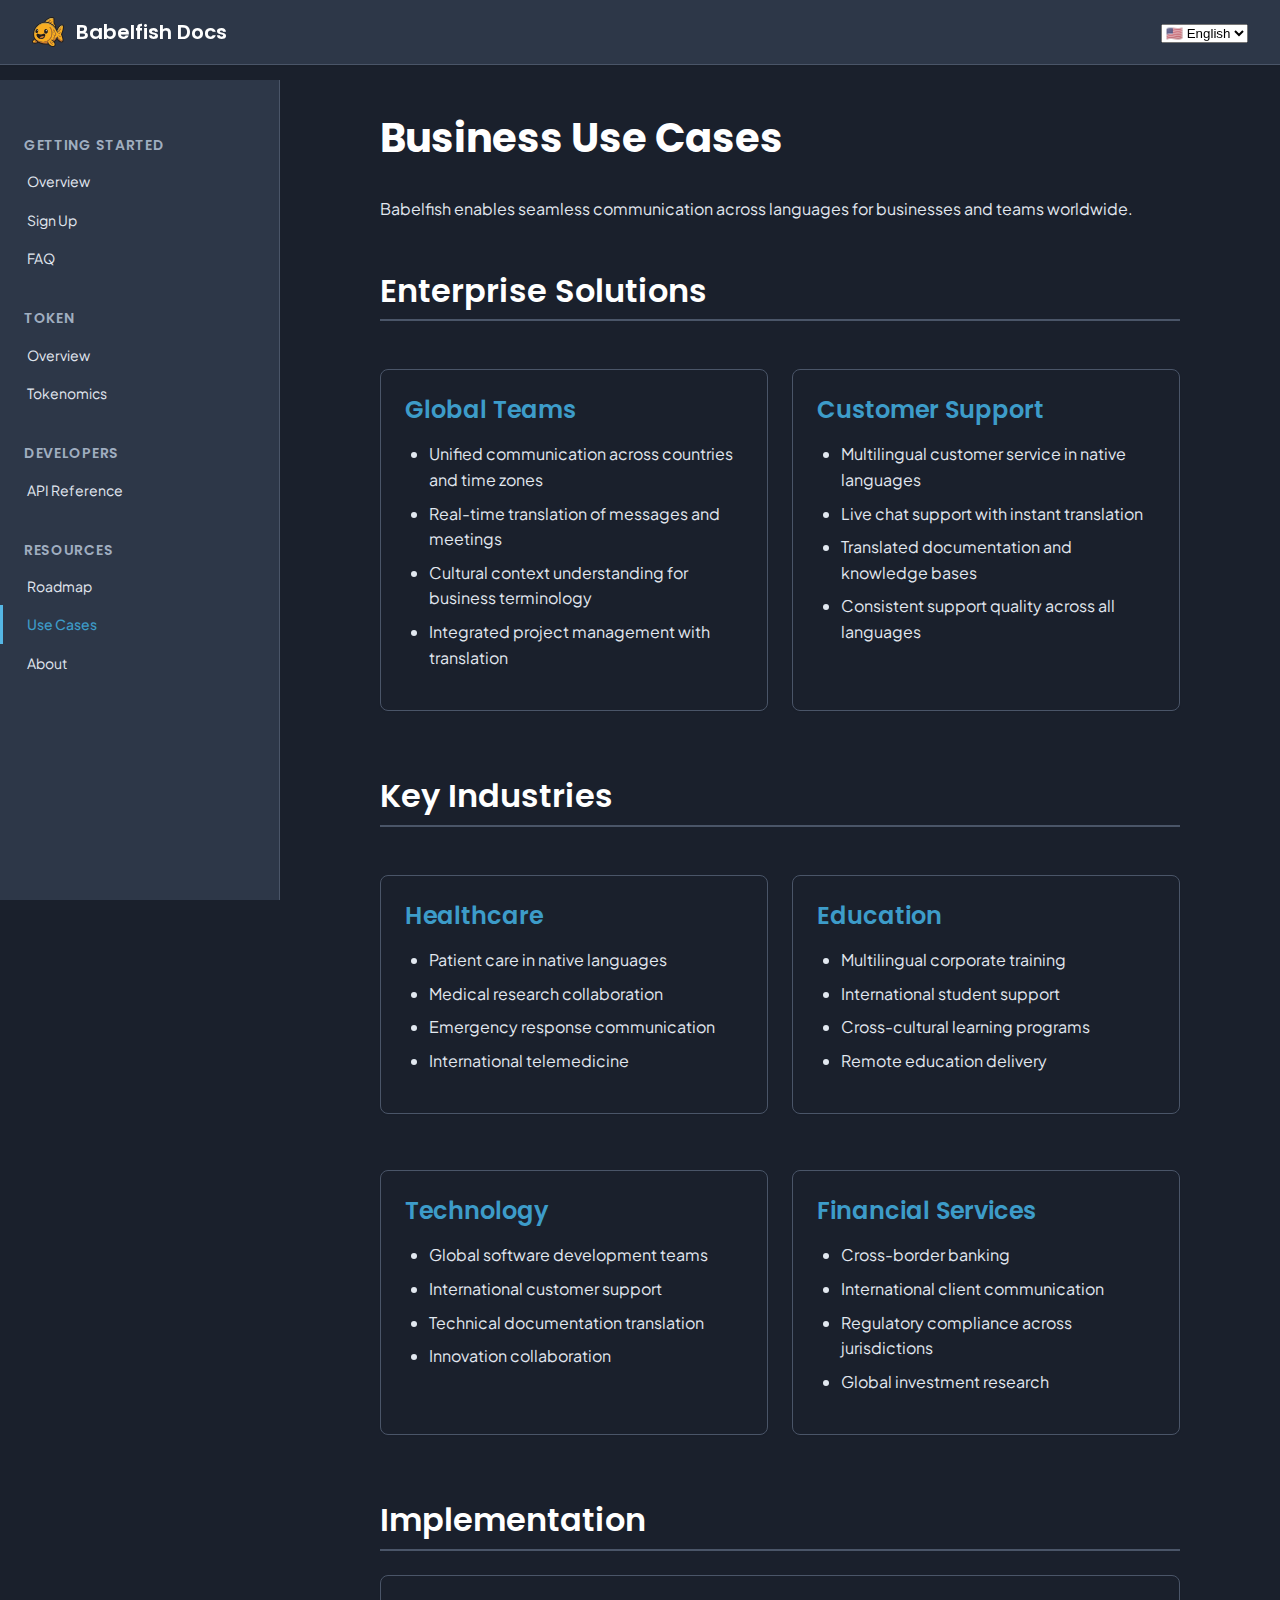
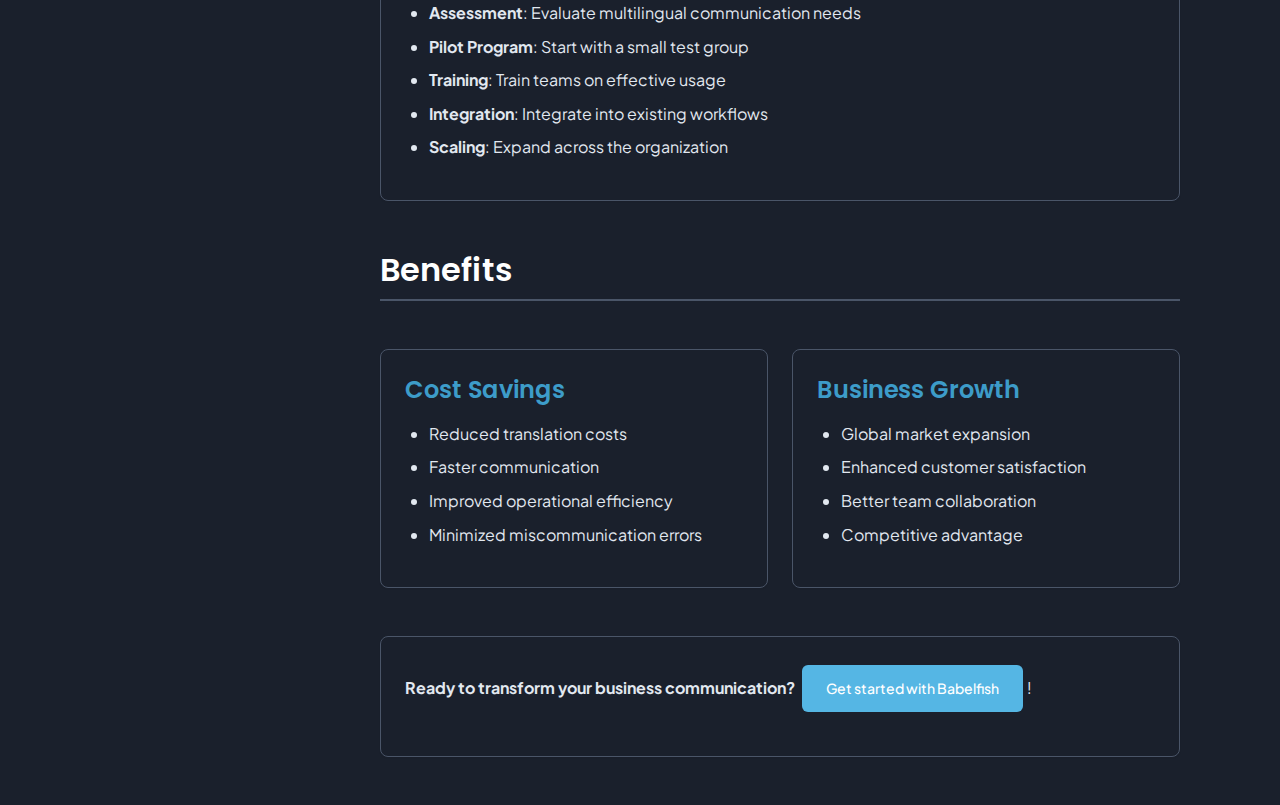
<file: use-cases/business.html>
<!DOCTYPE html>
<html lang="en" data-theme="dark">
<head>
    <meta charset="UTF-8">
    <meta name="viewport" content="width=device-width, initial-scale=1.0">
    <title>Business Use Cases - Babelfish Documentation</title>
    <meta name="description" content="How businesses can use Babelfish for global communication and collaboration.">
    
    <!-- Styles -->
    <link rel="stylesheet" href="../assets/css/style.css">
    
    <!-- Fonts -->
    <link rel="preconnect" href="https://fonts.googleapis.com">
    <link rel="preconnect" href="https://fonts.gstatic.com" crossorigin>
</head>
<body>
    <div class="docs-layout">
        <!-- Header -->
        <header class="docs-header">
            <button class="mobile-menu-btn">☰</button>
            <a href="../index.html" class="logo">
                <img src="../assets/babelfish.svg" alt="Babelfish Logo">
                Babelfish Docs
            </a>
            <div class="language-selector">
                <select id="language-select" aria-label="Select language">
                    <option value="en">🇺🇸 English</option>
                    <option value="th">🇹🇭 ไทย</option>
                </select>
            </div>
        </header>

        <!-- Sidebar -->
        <nav class="docs-sidebar">
            <h3 data-translate="nav.getting_started">Getting Started</h3>
            <ul>
                <li><a href="../getting-started/overview.html" data-translate="nav.overview">Overview</a></li>
                <li><a href="../getting-started/signup.html" data-translate="nav.signup">Sign Up</a></li>
                <li><a href="../getting-started/faq.html" data-translate="nav.faq">FAQ</a></li>
            </ul>

            <h3 data-translate="nav.token">Token</h3>
            <ul>
                <li><a href="../token/overview.html" data-translate="nav.overview">Overview</a></li>
                <li><a href="../token/tokenomics.html" data-translate="nav.tokenomics">Tokenomics</a></li>
            </ul>

            <h3 data-translate="nav.developers">Developers</h3>
            <ul>
                <li><a href="../developers/api.html" data-translate="nav.api_reference">API Reference</a></li>
            </ul>

            <h3 data-translate="nav.resources">Resources</h3>
            <ul>
                <li><a href="../roadmap/overview.html" data-translate="nav.roadmap">Roadmap</a></li>
                <li><a href="business.html" class="active" data-translate="nav.use_cases">Use Cases</a></li>
                <li><a href="../about/mission.html" data-translate="nav.about">About</a></li>
            </ul>
        </nav>

        <!-- Main Content -->
        <main class="docs-main">
            <div class="docs-content">
                <div class="content">
                            <h1 data-translate="use_cases.business.title">Business Use Cases</h1>
                            
                            <p data-translate="use_cases.business.description">Babelfish enables seamless communication across languages for businesses and teams worldwide.</p>

                            <h2 data-translate="use_cases.business.enterprise_solutions">Enterprise Solutions</h2>

                    <div class="grid grid-2">
                        <div class="card">
                            <h3 data-translate="use_cases.business.global_teams.title">Global Teams</h3>
                            <ul>
                                <li data-translate="use_cases.business.global_teams.unified_communication">Unified communication across countries and time zones</li>
                                <li data-translate="use_cases.business.global_teams.real_time_translation">Real-time translation of messages and meetings</li>
                                <li data-translate="use_cases.business.global_teams.cultural_context">Cultural context understanding for business terminology</li>
                                <li data-translate="use_cases.business.global_teams.project_management">Integrated project management with translation</li>
                            </ul>
                        </div>

                        <div class="card">
                            <h3 data-translate="use_cases.business.customer_support.title">Customer Support</h3>
                            <ul>
                                <li data-translate="use_cases.business.customer_support.multilingual_service">Multilingual customer service in native languages</li>
                                <li data-translate="use_cases.business.customer_support.live_chat">Live chat support with instant translation</li>
                                <li data-translate="use_cases.business.customer_support.translated_docs">Translated documentation and knowledge bases</li>
                                <li data-translate="use_cases.business.customer_support.consistent_quality">Consistent support quality across all languages</li>
                            </ul>
                        </div>
                    </div>

                            <h2 data-translate="use_cases.business.key_industries">Key Industries</h2>

                    <div class="grid grid-2">
                        <div class="card">
                            <h3>Healthcare</h3>
                            <ul>
                                <li>Patient care in native languages</li>
                                <li>Medical research collaboration</li>
                                <li>Emergency response communication</li>
                                <li>International telemedicine</li>
                            </ul>
                        </div>

                        <div class="card">
                            <h3>Education</h3>
                            <ul>
                                <li>Multilingual corporate training</li>
                                <li>International student support</li>
                                <li>Cross-cultural learning programs</li>
                                <li>Remote education delivery</li>
                            </ul>
                        </div>

                        <div class="card">
                            <h3>Technology</h3>
                            <ul>
                                <li>Global software development teams</li>
                                <li>International customer support</li>
                                <li>Technical documentation translation</li>
                                <li>Innovation collaboration</li>
                            </ul>
                        </div>

                        <div class="card">
                            <h3>Financial Services</h3>
                            <ul>
                                <li>Cross-border banking</li>
                                <li>International client communication</li>
                                <li>Regulatory compliance across jurisdictions</li>
                                <li>Global investment research</li>
                            </ul>
                        </div>
                    </div>

                    <h2>Implementation</h2>

                    <div class="card">
                        <ul>
                            <li><strong>Assessment</strong>: Evaluate multilingual communication needs</li>
                            <li><strong>Pilot Program</strong>: Start with a small test group</li>
                            <li><strong>Training</strong>: Train teams on effective usage</li>
                            <li><strong>Integration</strong>: Integrate into existing workflows</li>
                            <li><strong>Scaling</strong>: Expand across the organization</li>
                        </ul>
                    </div>

                    <h2>Benefits</h2>

                    <div class="grid grid-2">
                        <div class="card">
                            <h3>Cost Savings</h3>
                            <ul>
                                <li>Reduced translation costs</li>
                                <li>Faster communication</li>
                                <li>Improved operational efficiency</li>
                                <li>Minimized miscommunication errors</li>
                            </ul>
                        </div>

                        <div class="card">
                            <h3>Business Growth</h3>
                            <ul>
                                <li>Global market expansion</li>
                                <li>Enhanced customer satisfaction</li>
                                <li>Better team collaboration</li>
                                <li>Competitive advantage</li>
                            </ul>
                        </div>
                    </div>

                    <div class="card">
                        <p><strong>Ready to transform your business communication?</strong> <a href="../getting-started/signup.html" class="btn btn-primary">Get started with Babelfish</a>!</p>
                    </div>
                </div>
            </div>
        </main>
    </div>

    <!-- Scripts -->
    <script src="../assets/js/i18n.js"></script>
    <script src="../assets/js/theme.js"></script>
</body>
</html>
</file>
<file: assets/css/style.css>
/* Babelfish Documentation Site - Clean Documentation Layout */

/* Import Google Fonts - Matching babelfish-ui-main */
@import url('https://fonts.googleapis.com/css2?family=Poppins:wght@300;400;500;600;700&family=Plus+Jakarta+Sans:wght@300;400;500;600;700&display=swap');

/* CSS Variables - Clean Documentation Theme */
:root {
  /* Primary Colors - Light Blue from babelfish-ui-main */
  --color-primary-50: #e8f6fc;
  --color-primary-100: #c5e8f7;
  --color-primary-200: #9dd9f2;
  --color-primary-300: #75caed;
  --color-primary-400: #55b6e4;
  --color-primary-500: #55b6e4;
  --color-primary-600: #3d9cc9;
  --color-primary-700: #2e7fa8;
  --color-primary-800: #1f6387;
  --color-primary-900: #104766;

  /* Documentation Colors - Clean and readable */
  --bg-primary: #ffffff;
  --bg-secondary: #f8fafc;
  --bg-tertiary: #f1f5f9;
  --bg-sidebar: #ffffff;
  --bg-header: #ffffff;
  
  /* Text Colors */
  --text-primary: #1a202c;
  --text-secondary: #4a5568;
  --text-tertiary: #718096;
  --text-muted: #a0aec0;
  
  /* Border Colors */
  --border-light: #e2e8f0;
  --border-medium: #cbd5e0;
  --border-accent: var(--color-primary-500);
  
  /* Shadows */
  --shadow-sm: 0 1px 2px 0 rgba(0, 0, 0, 0.05);
  --shadow-md: 0 4px 6px -1px rgba(0, 0, 0, 0.1);
  --shadow-lg: 0 10px 15px -3px rgba(0, 0, 0, 0.1);
  
  /* Transitions */
  --transition: all 0.2s ease;
}

/* Dark theme */
[data-theme="dark"] {
  --bg-primary: #1a202c;
  --bg-secondary: #2d3748;
  --bg-tertiary: #4a5568;
  --bg-sidebar: #2d3748;
  --bg-header: #2d3748;
  
  --text-primary: #ffffff;
  --text-secondary: #e2e8f0;
  --text-tertiary: #cbd5e0;
  --text-muted: #a0aec0;
  
  --border-light: #4a5568;
  --border-medium: #718096;
}

/* Base styles */
* {
  margin: 0;
  padding: 0;
  box-sizing: border-box;
}

html {
  scroll-behavior: smooth;
}

body {
  font-family: 'Plus Jakarta Sans', -apple-system, BlinkMacSystemFont, 'Segoe UI', Roboto, sans-serif;
  background: var(--bg-primary);
  color: var(--text-primary);
  line-height: 1.6;
  transition: var(--transition);
  -webkit-font-smoothing: antialiased;
  -moz-osx-font-smoothing: grayscale;
}

/* Typography */
h1, h2, h3, h4, h5, h6 {
  font-family: 'Poppins', -apple-system, BlinkMacSystemFont, 'Segoe UI', sans-serif;
  font-weight: 600;
  line-height: 1.3;
  margin-bottom: 1rem;
  color: var(--text-primary);
}

h1 {
  font-size: 2.5rem;
  font-weight: 700;
  margin-bottom: 1.5rem;
}

h2 {
  font-size: 2rem;
  margin-top: 2rem;
  margin-bottom: 1rem;
  padding-bottom: 0.5rem;
  border-bottom: 2px solid var(--border-light);
}

h3 {
  font-size: 1.5rem;
  margin-top: 1.5rem;
  margin-bottom: 0.75rem;
  color: var(--color-primary-600);
}

h4 {
  font-size: 1.25rem;
  margin-top: 1.25rem;
  margin-bottom: 0.5rem;
}

p {
  margin-bottom: 1rem;
  color: var(--text-secondary);
}

a {
  color: var(--color-primary-500);
  text-decoration: none;
  transition: var(--transition);
}

a:hover {
  color: var(--color-primary-600);
  text-decoration: underline;
}

/* Layout */
.docs-layout {
  display: flex;
  min-height: 100vh;
}

/* Header */
.docs-header {
  position: fixed;
  top: 0;
  left: 0;
  right: 0;
  background: var(--bg-header);
  border-bottom: 1px solid var(--border-light);
  z-index: 100;
  padding: 1rem 2rem;
  display: flex;
  align-items: center;
  justify-content: space-between;
  box-shadow: var(--shadow-sm);
}

.docs-header .logo {
  display: flex;
  align-items: center;
  gap: 0.75rem;
  font-family: 'Poppins', sans-serif;
  font-size: 1.25rem;
  font-weight: 600;
  color: var(--text-primary);
}

.docs-header .logo img {
  width: 32px;
  height: 32px;
}

.docs-header .theme-toggle {
  background: var(--bg-secondary);
  border: 1px solid var(--border-light);
  color: var(--text-secondary);
  padding: 0.5rem 1rem;
  border-radius: 6px;
  cursor: pointer;
  transition: var(--transition);
  font-weight: 500;
}

.docs-header .theme-toggle:hover {
  background: var(--bg-tertiary);
  color: var(--text-primary);
}

/* Sidebar */
.docs-sidebar {
  position: fixed;
  top: 80px;
  left: 0;
  width: 280px;
  height: calc(100vh - 80px);
  background: var(--bg-sidebar);
  border-right: 1px solid var(--border-light);
  overflow-y: auto;
  padding: 1.5rem 0;
  z-index: 90;
}

.docs-sidebar::-webkit-scrollbar {
  width: 6px;
}

.docs-sidebar::-webkit-scrollbar-track {
  background: var(--bg-secondary);
}

.docs-sidebar::-webkit-scrollbar-thumb {
  background: var(--border-medium);
  border-radius: 3px;
}

/* Sidebar Search */
.sidebar-search {
  padding: 0 1.5rem 1rem;
}

.sidebar-search input {
  width: 100%;
  padding: 0.5rem 0.75rem;
  border: 1px solid var(--border-light);
  border-radius: 6px;
  background: var(--bg-primary);
  color: var(--text-primary);
  font-size: 0.875rem;
  transition: var(--transition);
}

.sidebar-search input:focus {
  outline: none;
  border-color: var(--color-primary-500);
  box-shadow: 0 0 0 3px rgba(85, 182, 228, 0.1);
}

.sidebar-search input::placeholder {
  color: var(--text-tertiary);
}

.docs-sidebar h3 {
  font-size: 0.875rem;
  font-weight: 600;
  color: var(--text-muted);
  text-transform: uppercase;
  letter-spacing: 0.05em;
  margin: 2rem 0 0.5rem 1.5rem;
  padding: 0;
  border: none;
}

.docs-sidebar ul {
  list-style: none;
  margin: 0;
  padding: 0;
}

.docs-sidebar li {
  margin: 0;
}

.docs-sidebar a {
  display: block;
  padding: 0.5rem 1.5rem;
  color: var(--text-secondary);
  font-size: 0.875rem;
  transition: var(--transition);
  border-left: 3px solid transparent;
}

.docs-sidebar a:hover {
  background: var(--bg-secondary);
  color: var(--color-primary-600);
  text-decoration: none;
  border-left-color: var(--color-primary-500);
}

.docs-sidebar a.active {
  background: var(--bg-secondary);
  color: var(--color-primary-600);
  font-weight: 500;
  border-left-color: var(--color-primary-500);
}

/* Main content */
.docs-main {
  flex: 1;
  margin-left: 280px;
  margin-top: 80px;
  padding: 2rem;
  max-width: calc(100vw - 280px);
}

.docs-content {
  max-width: 800px;
  margin: 0 auto;
}

/* Hero section for homepage */
.hero {
  text-align: center;
  padding: 4rem 2rem;
  background: var(--bg-secondary);
  border-radius: 12px;
  margin-bottom: 3rem;
  margin-left: -2rem;
  margin-right: -2rem;
  max-width: calc(100% + 4rem);
}

.hero-logo {
  width: 120px;
  height: 120px;
  margin: 0 auto 2rem;
  animation: float 3s ease-in-out infinite;
}

.hero h1 {
  font-size: 3.5rem;
  margin-bottom: 1rem;
  color: var(--text-primary);
}

.hero p {
  font-size: 1.25rem;
  color: var(--text-secondary);
  max-width: 600px;
  margin: 0 auto 2rem;
}

/* Floating animation */
@keyframes float {
  0%, 100% {
    transform: translateY(0px);
  }
  50% {
    transform: translateY(-10px);
  }
}

/* Buttons */
.btn {
  display: inline-block;
  padding: 0.75rem 1.5rem;
  border-radius: 6px;
  font-weight: 500;
  text-decoration: none;
  transition: var(--transition);
  cursor: pointer;
  border: none;
  font-size: 0.875rem;
  margin: 0.25rem;
}

.btn-primary {
  background: var(--color-primary-500);
  color: white;
}

.btn-primary:hover {
  background: var(--color-primary-600);
  color: white;
  text-decoration: none;
  transform: translateY(-1px);
}

.btn-secondary {
  background: var(--bg-secondary);
  color: var(--text-primary);
  border: 1px solid var(--border-light);
}

.btn-secondary:hover {
  background: var(--bg-tertiary);
  color: var(--text-primary);
  text-decoration: none;
}

/* Content styling */
.content h1 {
  margin-bottom: 2rem;
}

.content h2 {
  margin-top: 3rem;
  margin-bottom: 1.5rem;
  padding-bottom: 0.5rem;
  border-bottom: 2px solid var(--border-light);
}

.content h3 {
  margin-top: 2rem;
  margin-bottom: 1rem;
  color: var(--color-primary-600);
}

.content ul, .content ol {
  margin-left: 1.5rem;
  margin-bottom: 1rem;
}

.content li {
  margin-bottom: 0.5rem;
  color: var(--text-secondary);
}

.content blockquote {
  border-left: 4px solid var(--color-primary-500);
  padding-left: 1.5rem;
  margin: 2rem 0;
  font-style: italic;
  color: var(--text-secondary);
  background: var(--bg-secondary);
  padding: 1rem 1.5rem;
  border-radius: 6px;
}

.content code {
  background: var(--bg-secondary);
  padding: 0.25rem 0.5rem;
  border-radius: 4px;
  font-family: 'Courier New', monospace;
  color: var(--color-primary-600);
  font-size: 0.875rem;
}

.content pre {
  background: var(--bg-secondary);
  padding: 1.5rem;
  border-radius: 8px;
  overflow-x: auto;
  margin: 1rem 0;
  border: 1px solid var(--border-light);
}

.content pre code {
  background: none;
  padding: 0;
  color: var(--text-primary);
}

/* Tables */
.content table {
  width: 100%;
  border-collapse: collapse;
  margin: 2rem 0;
  background: var(--bg-primary);
  border-radius: 8px;
  overflow: hidden;
  border: 1px solid var(--border-light);
}

.content th,
.content td {
  padding: 1rem;
  text-align: left;
  border-bottom: 1px solid var(--border-light);
}

.content th {
  background: var(--bg-secondary);
  color: var(--text-primary);
  font-weight: 600;
  font-family: 'Poppins', sans-serif;
}

.content tr:hover {
  background: var(--bg-secondary);
}

/* Cards */
.card {
  background: var(--bg-primary);
  border: 1px solid var(--border-light);
  border-radius: 8px;
  padding: 1.5rem;
  margin: 1rem 0;
  box-shadow: var(--shadow-sm);
}

.card h3 {
  margin-top: 0;
  color: var(--color-primary-600);
}

/* Grid */
.grid {
  display: grid;
  gap: 1.5rem;
  margin: 2rem 0;
}

.grid-2 {
  grid-template-columns: repeat(auto-fit, minmax(300px, 1fr));
}

.grid-3 {
  grid-template-columns: repeat(auto-fit, minmax(250px, 1fr));
}

/* Footer */
.docs-footer {
  background: var(--bg-secondary);
  padding: 2rem;
  margin-top: 4rem;
  border-top: 1px solid var(--border-light);
  text-align: center;
}

.docs-footer p {
  color: var(--text-tertiary);
  font-size: 0.875rem;
}

/* Responsive Design */
@media (max-width: 768px) {
  .docs-sidebar {
    transform: translateX(-100%);
    transition: transform 0.3s ease;
  }
  
  .docs-sidebar.open {
    transform: translateX(0);
  }
  
  .docs-main {
    margin-left: 0;
    max-width: 100vw;
    padding: 1rem;
  }
  
  .docs-header {
    padding: 1rem;
  }
  
  .hero h1 {
    font-size: 2.5rem;
  }
  
  .hero p {
    font-size: 1rem;
  }
  
  .grid-2,
  .grid-3 {
    grid-template-columns: 1fr;
  }
}

@media (max-width: 480px) {
  .hero h1 {
    font-size: 2rem;
  }
  
  .docs-content {
    padding: 0;
  }
}

/* Mobile menu button */
.mobile-menu-btn {
  display: none;
  background: none;
  border: none;
  color: var(--text-primary);
  font-size: 1.5rem;
  cursor: pointer;
}

@media (max-width: 768px) {
  .mobile-menu-btn {
    display: block;
  }
}

/* Utility classes */
.text-center { text-align: center; }
.text-primary { color: var(--color-primary-500); }
.text-muted { color: var(--text-muted); }
.mb-1 { margin-bottom: 0.5rem; }
.mb-2 { margin-bottom: 1rem; }
.mb-3 { margin-bottom: 1.5rem; }
.mb-4 { margin-bottom: 2rem; }
.mt-1 { margin-top: 0.5rem; }
.mt-2 { margin-top: 1rem; }
.mt-3 { margin-top: 1.5rem; }
.mt-4 { margin-top: 2rem; }
</file>
